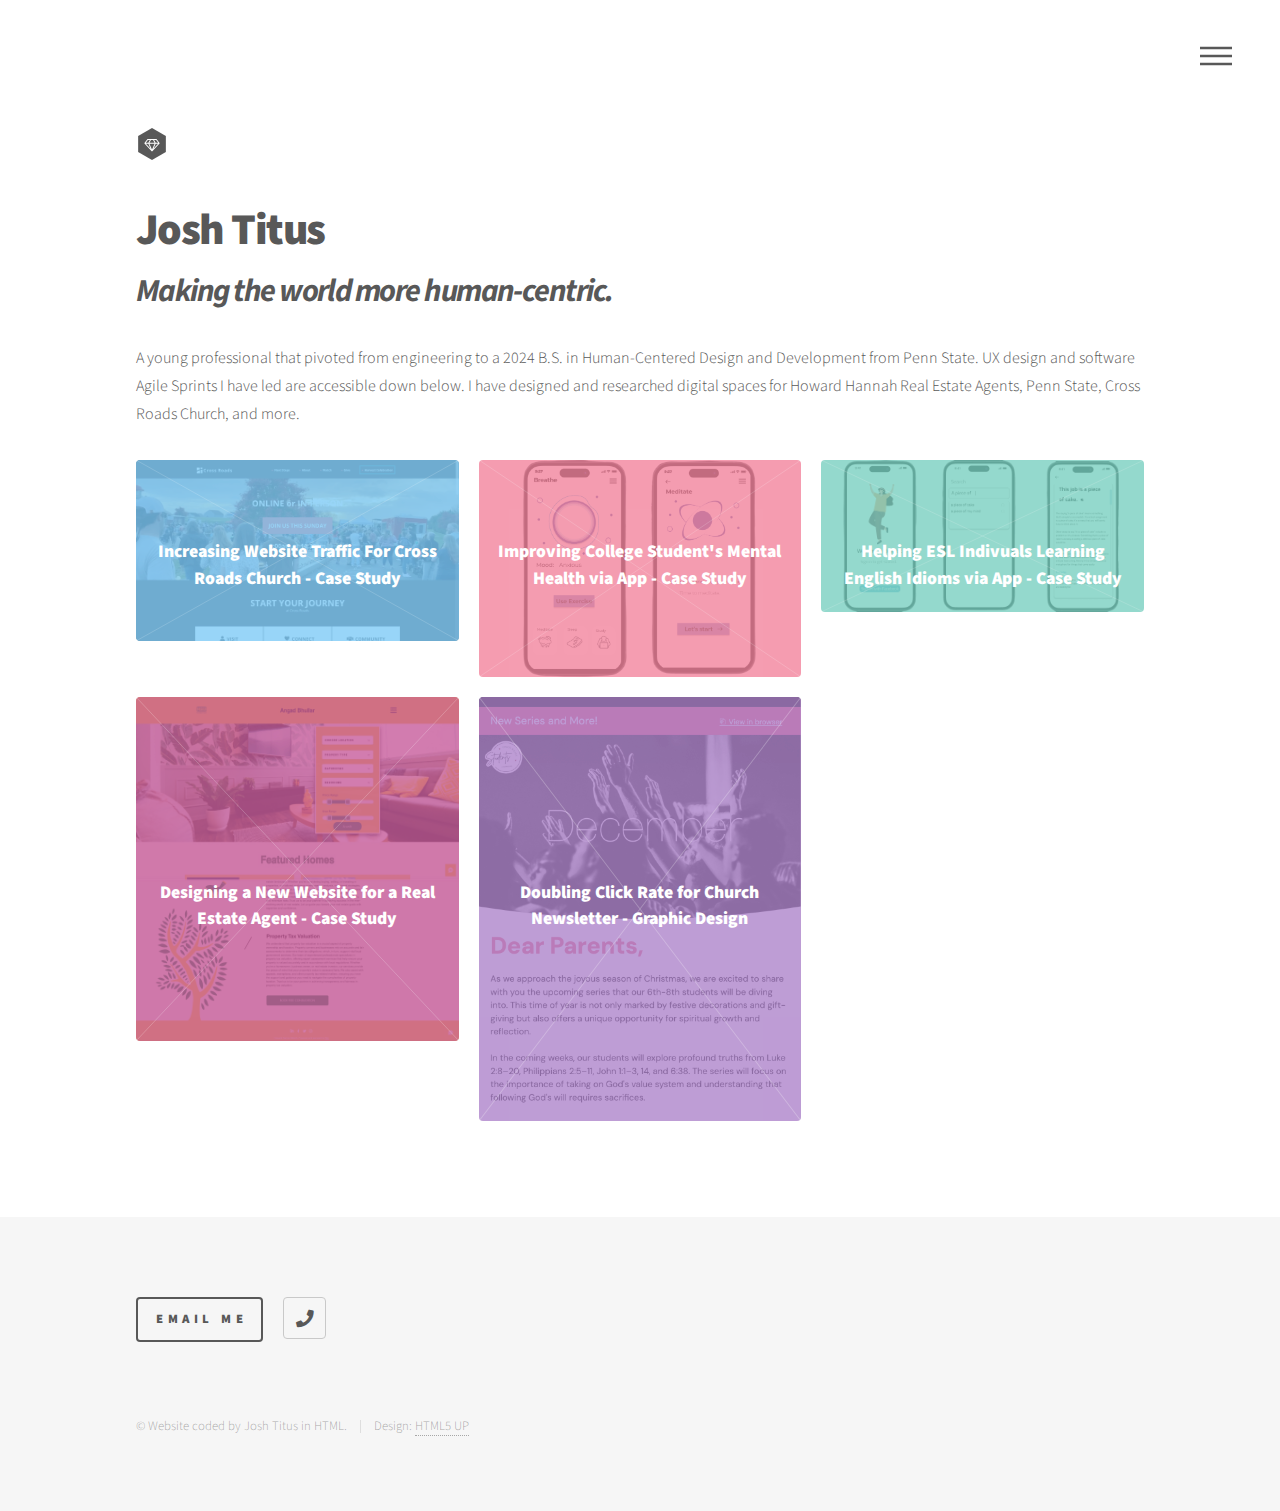
<file: index.html>
<!DOCTYPE HTML>
<!--
	Phantom by HTML5 UP
	html5up.net | @ajlkn
	Free for personal and commercial use under the CCA 3.0 license (html5up.net/license)
-->
<html>
	<head>
		<title>Josh Titus</title>
		<meta charset="utf-8" />
		<meta name="viewport" content="width=device-width, initial-scale=1, user-scalable=no" />
		<link rel="stylesheet" href="assets/css/main.css" />
		<noscript><link rel="stylesheet" href="assets/css/noscript.css" /></noscript>
	</head>
	<body class="is-preload">
		<!-- Wrapper -->
			<div id="wrapper">

				<!-- Header -->
					<header id="header">
						<div class="inner">

							<!-- Logo -->
								<a href="index.html" class="logo">
									<span class="symbol"><img src="images/logo.svg" alt="" /></span><span class="title"></span>
								</a>

							<!-- Nav -->
								<nav>
									<ul>
										<li><a href="#menu">Menu</a></li>
									</ul>
								</nav>

						</div>
					</header>

				<!-- Menu -->
					<nav id="menu">
						<h2>Menu</h2>
						<ul>
							<li><a href="index.html">Home</a></li>
							<li><a href="generic.html">Resume</a></li>
						    <li><a href="generic.html">My UX Testimony</a></li> 
						<!-- 	<li><a href="generic.html">Tempus etiam</a></li>  -->	
						<!-- 	<li><a href="generic.html">Tempus etiam</a></li>  -->	

						</ul>
					</nav>

				<!-- Main -->
					<div id="main">
						<div class="inner">
							<header>
								<h1> <b>Josh Titus</b><br />
									<font size="+3"><i>Making the world more human-centric.</i> </font>

 								<a href="http://html5up.net"></a></h1>
								<p>A young professional that pivoted from engineering to a 2024 B.S. in Human-Centered Design and Development from Penn State. UX design and software Agile Sprints I have led are accessible down below. I have designed and researched digital spaces for Howard Hannah Real Estate Agents, Penn State, Cross Roads Church, and more. </p>
								

									 
						<!--		<center><a href="https://crossroadsbic.com/"  class="button" target="_blank" rel="noreferrer noopener"><b>Resume</b></a> </center> -->	
	
								</p>
							</header>
							<section class="tiles">

								<article class="style2">
									<span class="image">
										<img src="images/Screenshot 2024-09-11 at 7.13.37 PM.png" alt="" />
									</span>
									<a href="Church.html">
										<h2>Increasing Website Traffic For Cross Roads Church - Case Study</h2>
										<div class="content">
											<p>Bringing longer session times, more returning visitors, and higher engagement levels to a church.</p>
										</div>
									</a>
								</article>

								<article class="style1">
									<span class="image">
										<img src="images/Meditate22.png" alt="" />
									</span>
									<a href="MentalHealth.html">
										<h2>Improving College Student's Mental Health via App - Case Study</h2>


										
										<div class="content">
											<p>	Creating a low-fidelity solution using group ideation techniques of user stories, affinity diagramming, hierarchical analysis, and more.
											</p>
										</div>
									</a>
								</article>
								<article class="style3">
									<span class="image">
										<img src="images/IDIOMATICTransparent(3).png" alt="" />
									</span>
									<a href="Idiomatic.html">
										<h2>Helping ESL Indivuals Learning English Idioms via App - Case Study</h2>
										<div class="content">
											<p>Wireframing, KJ Method, Contextual inquiries, and more. </p>
										</div>
									</a>
								</article>
						
								<article class="style4">
									<span class="image">
										<img src="images/Screenshot 2024-10-01 at 6.43.33 PM.png" alt="" />
									</span>
									<a href="RealEstate.html">
										<h2>Designing a New Website for a Real Estate Agent - Case Study</h2>
										<div class="content">
											<font size="+1">Designing a new website for a PA real estate agent, receiving positive testimonials. Requirements gathering, stakeholder interviews, burnout charts, and more.</font>
											

										</div>
									</a>
								</article>
								<article class="style5">
									<span class="image">
										<img src="images/Newstest5.png" alt="" />
									</span>
									<a href="GraphicDesign.html">
										<h2>Doubling Click Rate for Church Newsletter - Graphic Design</h2>
										<div class="content">
											<p>Doubling click-rate from 1.4% to 2.8%, receiving positive testimonials, and exciting church-members for events through my design.</p>
										</div>
									</a>
								</article>
					
						


							</section>
						</div>
					</div>

				<!-- Footer -->

					<footer id="footer">
						<div class="inner">
							
							<!-- <section>
								<h2>Contact Me</h2>
								<form method="post" action="#">
									<div class="fields">
										<div class="field half">
											<input type="text" name="name" id="name" placeholder="Name" />
										</div>
										<div class="field half">
											<input type="email" name="email" id="mailto:recipient@example.com" placeholder="Email" />
										</div>
										<div class="field">
											<textarea name="message" id="message" placeholder="Message"></textarea>
										</div>
									</div>
									<ul class="actions">
										<li><input type="submit" value="Send" class="primary" href="mailto:recipient@example.com"></li>
-->

										<center><a href="mailto:joshtitus505@gmail.com"  class="button" target="_blank" rel="noreferrer noopener"><b>Email Me</b></a> </center>


									</ul>
								</form>
							</section>
							<section>
								<ul class="icons">
						
									<li><a href="240-205-5701" class="icon solid style2 fa-phone"><span class="label">Phone</span></a></li>
	<!--							<li><a href="mailto:joshtitus505@gmail.com" class="icon solid style2 fa-envelope"><span class="label">Email</span></a></li> -->	
								</ul>
							</section>
							<ul class="copyright">
								<li>&copy; Website coded by Josh Titus in HTML.</li><li>Design: <a href="http://html5up.net">HTML5 UP</a></li>
							</ul>
						</div>
					</footer>

			</div>

		<!-- Scripts -->
			<script src="assets/js/jquery.min.js"></script>
			<script src="assets/js/browser.min.js"></script>
			<script src="assets/js/breakpoints.min.js"></script>
			<script src="assets/js/util.js"></script>
			<script src="assets/js/main.js"></script>

	</body>
</html>
</file>
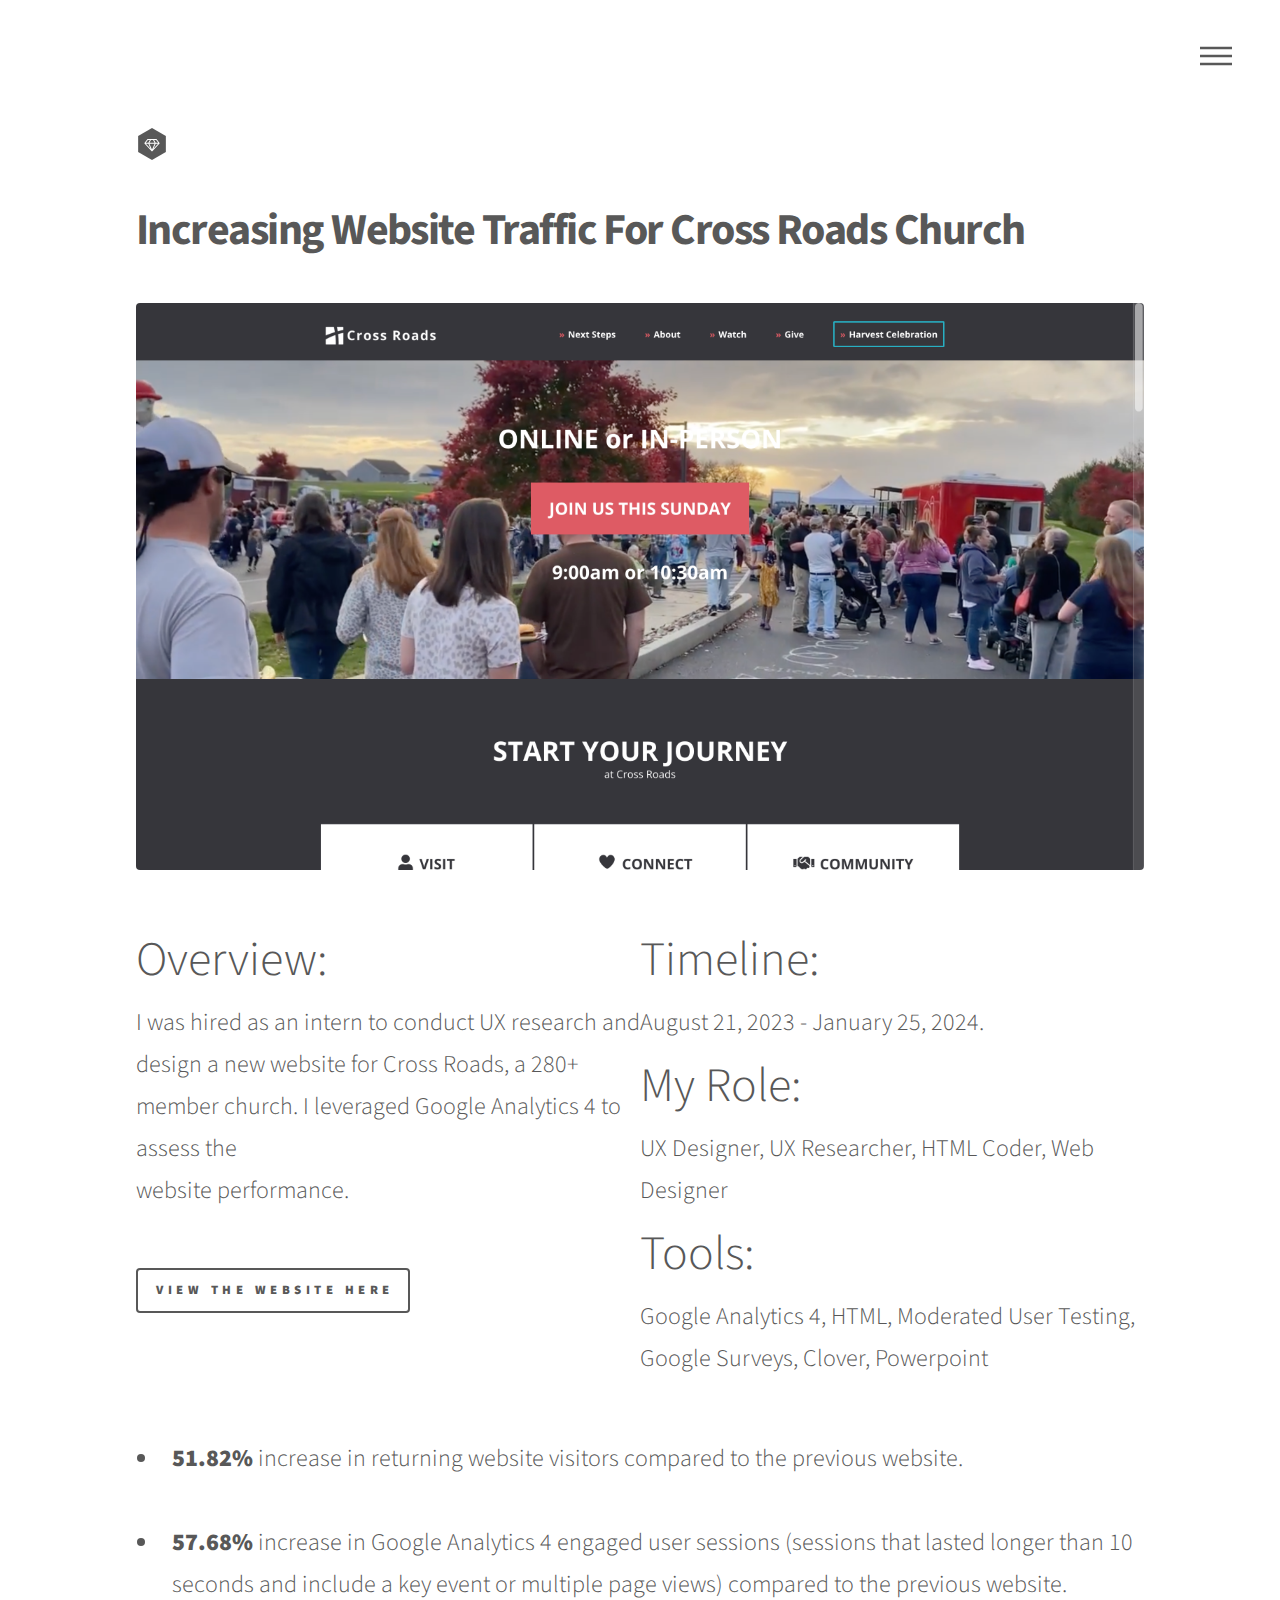
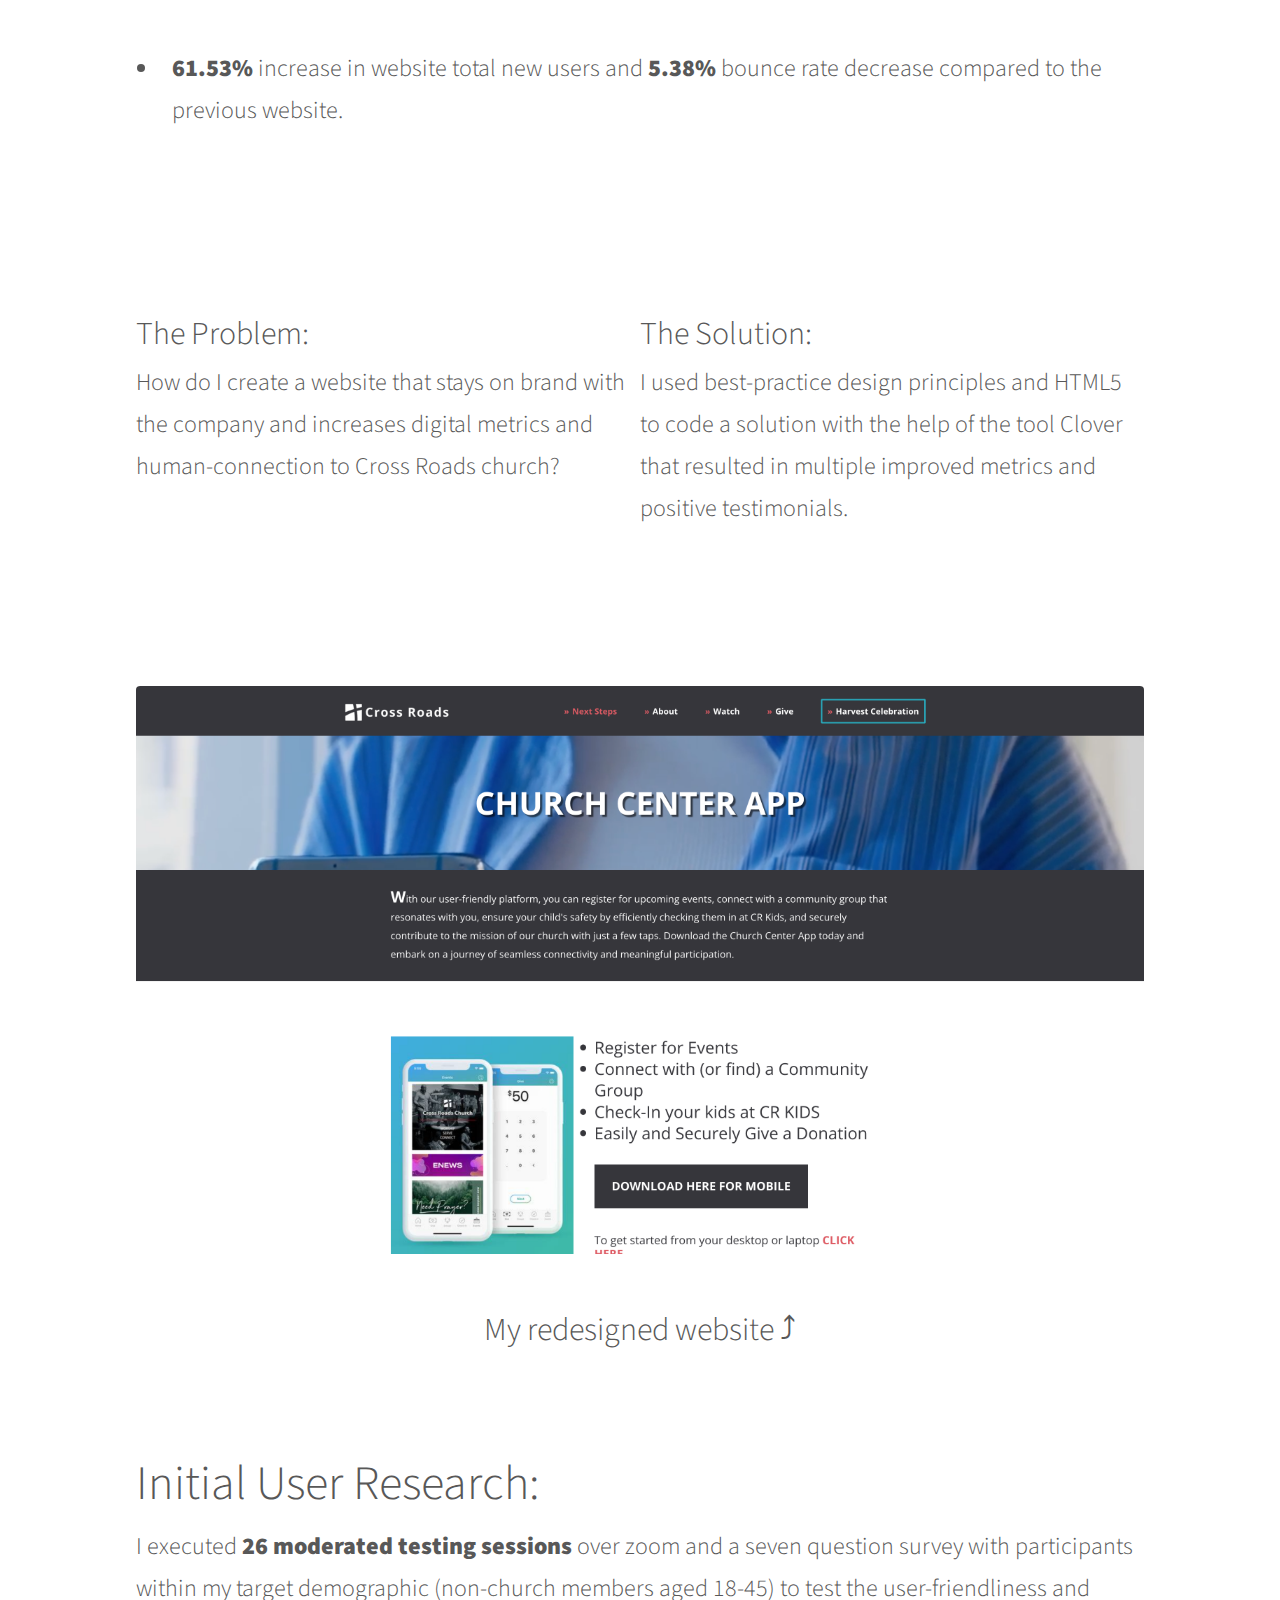
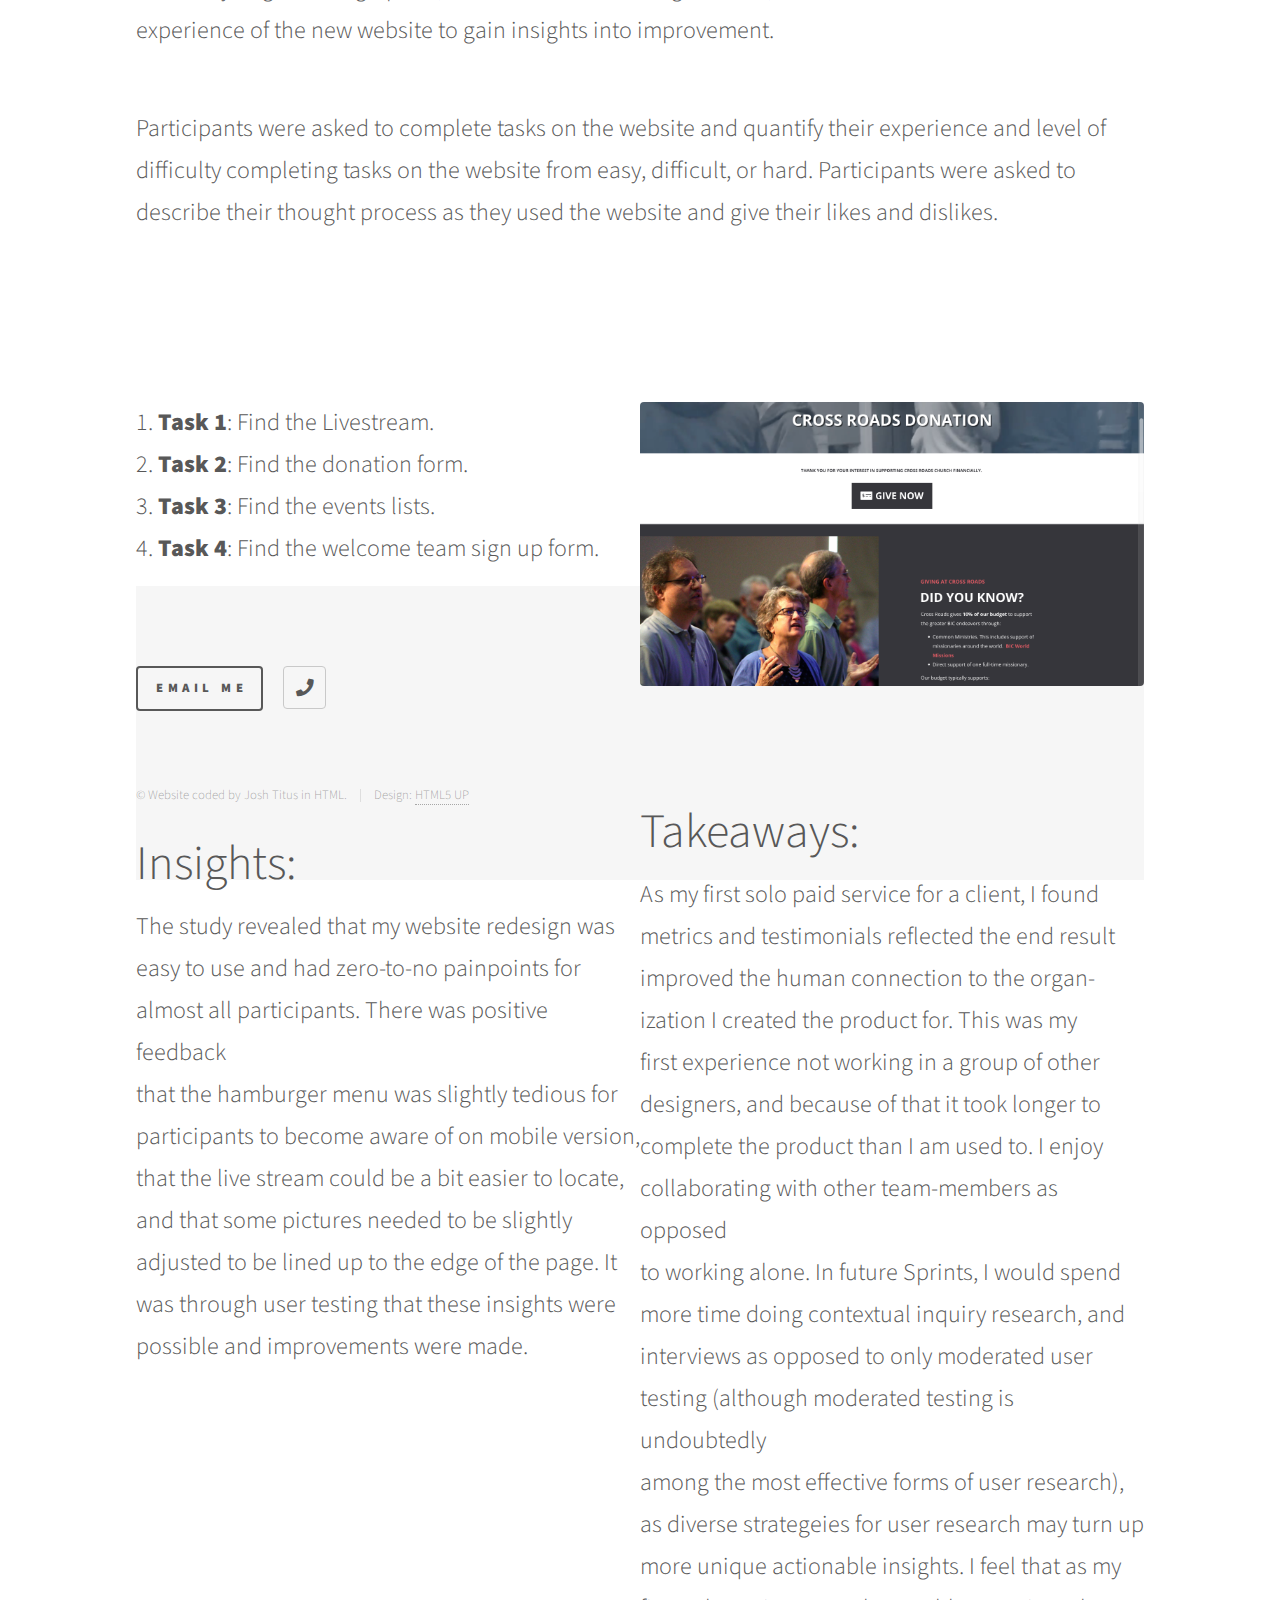
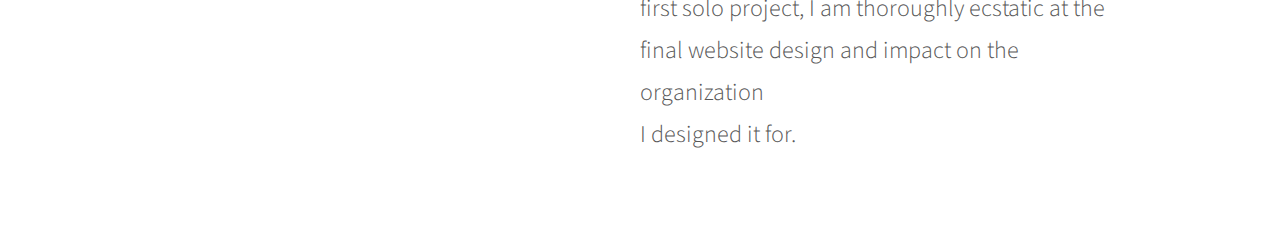
<file: Church.html>
<!DOCTYPE HTML>
<!--
	Phantom by HTML5 UP
	html5up.net | @ajlkn
	Free for personal and commercial use under the CCA 3.0 license (html5up.net/license)
-->
<html>
	<head>
		<title>Generic - Phantom by HTML5 UP</title>
		<meta charset="utf-8" />
		<meta name="viewport" content="width=device-width, initial-scale=1, user-scalable=no" />
		<link rel="stylesheet" href="assets/css/main.css" />
		<noscript><link rel="stylesheet" href="assets/css/noscript.css" /></noscript>
	</head>
	<body class="is-preload">
		<!-- Wrapper -->
			<div id="wrapper">

				<!-- Header -->
					<header id="header">
						<div class="inner">

							<!-- Logo -->
								<a href="index.html" class="logo">
									<span class="symbol"><img src="images/logo.svg" alt="" /></span><span class="title"></span>
								</a>

							<!-- Nav -->
								<nav>
									<ul>
										<li><a href="#menu">Menu</a></li>
									</ul>
								</nav>

						</div>
					</header>

				<!-- Menu -->
					<nav id="menu">
						<h2>Menu</h2>
						<ul>
							<li><a href="index.html">Home</a></li>
							<li><a href="generic.html">Ipsum veroeros</a></li>
							<li><a href="generic.html">Tempus etiam</a></li>
							<li><a href="generic.html">Consequat dolor</a></li>
							<li><a href="elements.html">Elements</a></li>
						</ul>
					</nav>

				<!-- Main -->
					<div id="main">
						<div class="inner">
							<h1>Increasing Website Traffic For Cross Roads Church</h1>
							<span class="image main"><img src="images/Screenshot 2024-09-11 at 7.13.37 PM.png" alt="" /></span>
						
						

							</p>

							<head></head>
							<body>
								<div style="width: 100%;">
									<div style="width: 50%; height: 100px; float: left; "> 
									 
									 <font size="+10">Overview:</font>
									 <br>
									 <font size="+2">I was hired as an intern to conduct UX research and <br> design a new website for Cross Roads, a 280+ member church. I leveraged Google Analytics 4 to assess the <BR> website performance.</font>
									 <br>
									 <br>
							<br>
						
						

									 <ul class="actions stacked">
								 <li><a href="https://crossroadsbic.com/"  class="button" target="_blank" rel="noreferrer noopener"><b>View the Website Here</b></a></li>
							</ul>
									 
									 <br>
									 <br>
								
									
									
									


									</div>
									<div style="margin-left: 50%; height: 100px; "> 
									 <span style="float:right;">
										 
										
										
										 <font size="+8">Timeline:</font>
										 <br>
										 <font size="+2">August 21, 2023 - January 25, 2024.</font>
										 <br>
										 <font size="+8">My Role:</font>
										 <br>
										 <font size="+2">UX Designer, UX Researcher, HTML Coder, Web Designer</font>
										 <br>
										 <font size="+8">Tools: </font>
										 <br>
										 <font size="+2">Google Analytics 4, HTML, Moderated User Testing, Google Surveys, Clover, Powerpoint </font>

											


 
 
									 </span>
									</div>
								</div>
							 </body>
							 <br>
							<br>
							<br>
							
							<br>
							<br>
							<br>
							<br>
							<br>
							<br>
							<br>
							
							<br>
							<br>
							<br>
							<br>
							<br>
							<font size="+2">

								<ul>
									<li><b>51.82%</b> increase in returning website visitors compared to the previous website.</li>
									<br>
								
									<li><b>57.68%</b> increase in Google Analytics 4 engaged user sessions (sessions that lasted longer than 10 seconds and include a key event or multiple page views) compared to the previous website.</li>
									<br>

									<li><b>61.53%</b> increase in website total new users and <b>5.38%</b> bounce rate decrease compared to the previous website.</li>
								
									
									  

								  </ul>

</font>
					

<body>


	<br>
	<br>
	<br>
	<br>

								<div style="width: 100%;">
									<div style="width: 50%; height: 100px; float: left; "> 
									 
									
									 <font size="+3">The Problem:</font>
									 <br>
									 <font size="+2">How do I create a website that stays on brand with the company and increases digital metrics and human-connection to Cross Roads church? </font>
									
									


									</div>
									<div style="margin-left: 50%; height: 100px; "> 
									 <span style="float:right;">
										 
										
										 <font size="+3">The Solution:</font>
									<br>
									<font size="+2">I used best-practice design principles and HTML5 to code a solution with the help of the tool Clover that resulted in multiple improved metrics and positive testimonials.<br>   </font>

 
							

 
									 </span>
									</div>
								</div>
							 </body>
							 <br>
							 <br>
							 <br>
							 <br>
							 <br>
							 <br>
							 <br>
							 <br>
							
							 <br>
							 <br>
							 <body>

								<span class="image main"><img src="images/Screenshot 2024-09-14 at 11.23.02 AM.png" alt="" /></span>
		
<center>	<font size="+3"   align="right">My redesigned website ⤴</font>  </center>

										

							 </body>

							 <br>
							 <br>
							 <br>

						

							

							 <font size="+5">Initial User Research:</font>
									<br>
									<font size="+2">I executed <b>26 moderated testing sessions</b> over zoom and a seven question survey with participants within my target demographic (non-church members aged 18-45) to test the user-friendliness and experience of the new website to gain insights into improvement.  </font>
										<br>
										<br>
										<br>
																			
										<font size="+2">Participants were asked to complete tasks on the website and quantify their experience and level of difficulty completing tasks on the website from easy, difficult, or hard. Participants were asked to describe their thought process as they used the website and give their likes and dislikes. </font>
										<br>
										<br>
										<br>
																					<br>
																					<br>
																					<br>
																					<br>

										<body>


										
										
																		<div style="width: 100%;">
																			<div style="width: 50%; height: 100px; float: left; "> 
																			 
																			
																				<font size="+2">1. <b>Task 1</b>: Find the Livestream.
																					<br>
																					2. <b>Task 2</b>: Find the donation form.
																					<br>
																					3. <b>Task 3</b>: Find the events lists.
																					<br>
																					4. <b>Task 4</b>: Find the welcome team sign up form.</font>
																					<br>
																					<br>
																					<br>
																					<br>
																					<br>
																					<br>
																					<br>
																					<br>
																					<br>
																					<br>

																					<font size="+7">Insights:</font>
																				<br>
																				<font size="+2">The study revealed that my website redesign was <br> 
																					easy to use and had zero-to-no painpoints for <br>
																					 almost all participants. There was positive feedback <br>
																					 that the hamburger menu was slightly tedious for participants to become aware of on mobile version,
																					 <br> that the live stream could be a bit easier to locate,
																					 <br> and that some pictures needed to be slightly <br>adjusted 
																					 to be lined up to the edge of the page. It <br>was through user testing that these insights were <br>possible and improvements were made.
																					 </font>
																					 <br>
																					 <br>
																					 <br>
																					 <br>
																					 <br>
																					 <br>
																					 <br>
																					 <br>
																					 <br>
																					

																					



										
																			</div>
																			<div style="margin-left: 50%; height: 100px; "> 
																			 <span style="float:right;">
																				 
																				
																				<span class="image main"><img src="images/Screenshot 2024-09-14 at 11.30.07 AM.png" alt="" /></span>
																				<br>
																				<br>
										 
																				<font size="+7">Takeaways:</font>
																				<br>
																				<font size="+2"> As my first solo paid service for a client, I found <br>
																					 metrics and testimonials reflected the end result <br>
																					  improved the human connection to the organ-<br>ization I created the product for. This
																					  was my <br>first experience not working in a group of other <br> designers, and because of that it took longer to <br>
																					  complete the product than I am used to. I enjoy collaborating with other team-members as opposed <br>
																					  to working alone. In future Sprints, I would spend <br>more
																					  time doing contextual inquiry research, and <br>
																					  interviews as opposed to only moderated user 
																					  <br>testing (although moderated testing is undoubtedly
																					  <br>among the most effective forms of user research),
																					  <br> as diverse strategeies for user research may turn up 
																					  <br>more unique actionable insights. I feel that as my 
																					  <br>first solo project, I am thoroughly ecstatic at the 
																					  <br>final website design and impact on the organization<br> I designed it for.
																					
																					 </font>

																					 <br>
																					 <br>
																					 <br>
																					 <br>
																					
										 
																			 </span>
																				
																			</div>
																		</div>



																	

										<br>
										<br>
										<br>


									<!-- Footer -->

					<footer id="footer">
						<div class="inner">
							
							<!-- <section>
								<h2>Contact Me</h2>
								<form method="post" action="#">
									<div class="fields">
										<div class="field half">
											<input type="text" name="name" id="name" placeholder="Name" />
										</div>
										<div class="field half">
											<input type="email" name="email" id="mailto:recipient@example.com" placeholder="Email" />
										</div>
										<div class="field">
											<textarea name="message" id="message" placeholder="Message"></textarea>
										</div>
									</div>
									<ul class="actions">
										<li><input type="submit" value="Send" class="primary" href="mailto:recipient@example.com"></li>
-->

										<center><a href="mailto:joshtitus505@gmail.com"  class="button" target="_blank" rel="noreferrer noopener"><b>Email Me</b></a> </center>


									</ul>
								</form>
							</section>
							<section>
								<ul class="icons">
						
									<li><a href="240-205-5701" class="icon solid style2 fa-phone"><span class="label">Phone</span></a></li>
	<!--							<li><a href="mailto:joshtitus505@gmail.com" class="icon solid style2 fa-envelope"><span class="label">Email</span></a></li> -->	
								</ul>
							</section>
							<ul class="copyright">
								<li>&copy; Website coded by Josh Titus in HTML.</li><li>Design: <a href="http://html5up.net">HTML5 UP</a></li>
							</ul>
						</div>
					</footer>
	
										</div>






				

			</div>
		<!-- Scripts -->
			<script src="assets/js/jquery.min.js"></script>
			<script src="assets/js/browser.min.js"></script>
			<script src="assets/js/breakpoints.min.js"></script>
			<script src="assets/js/util.js"></script>
			<script src="assets/js/main.js"></script>

	</body>
</html>
</file>
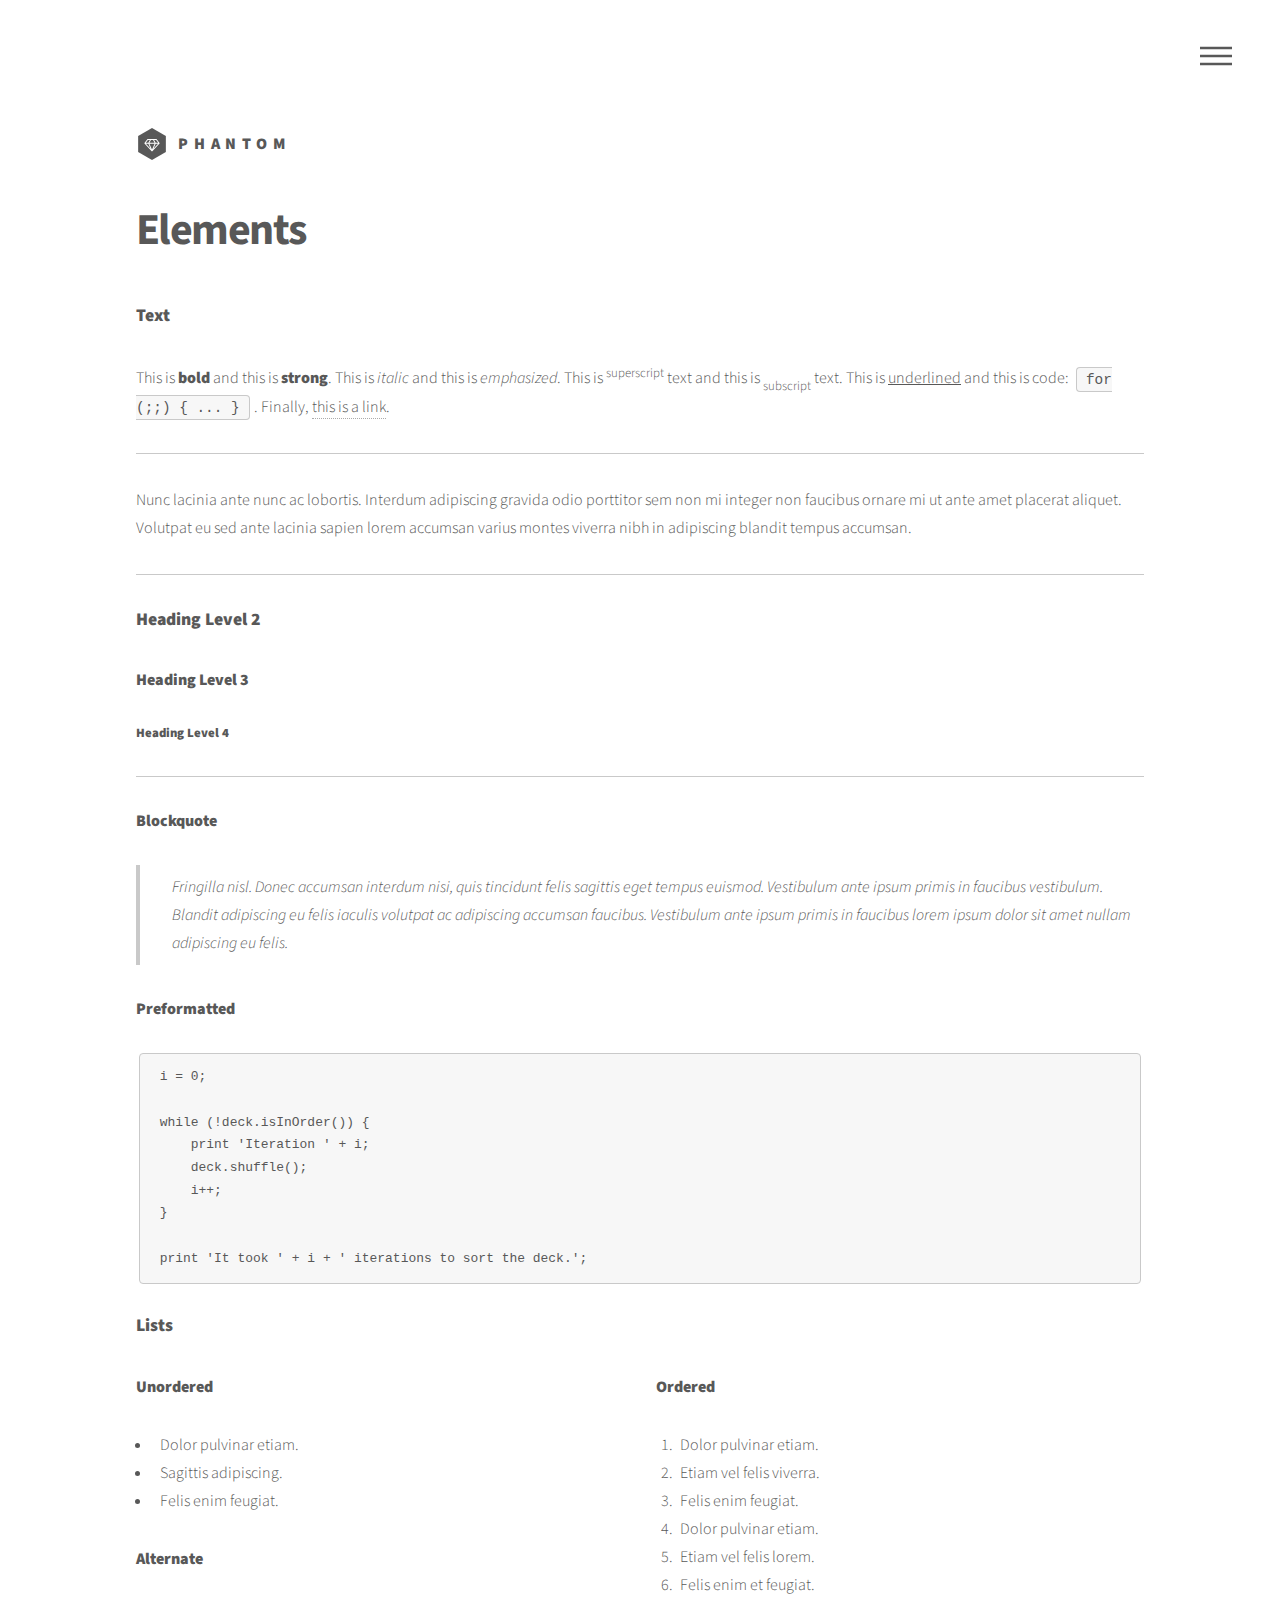
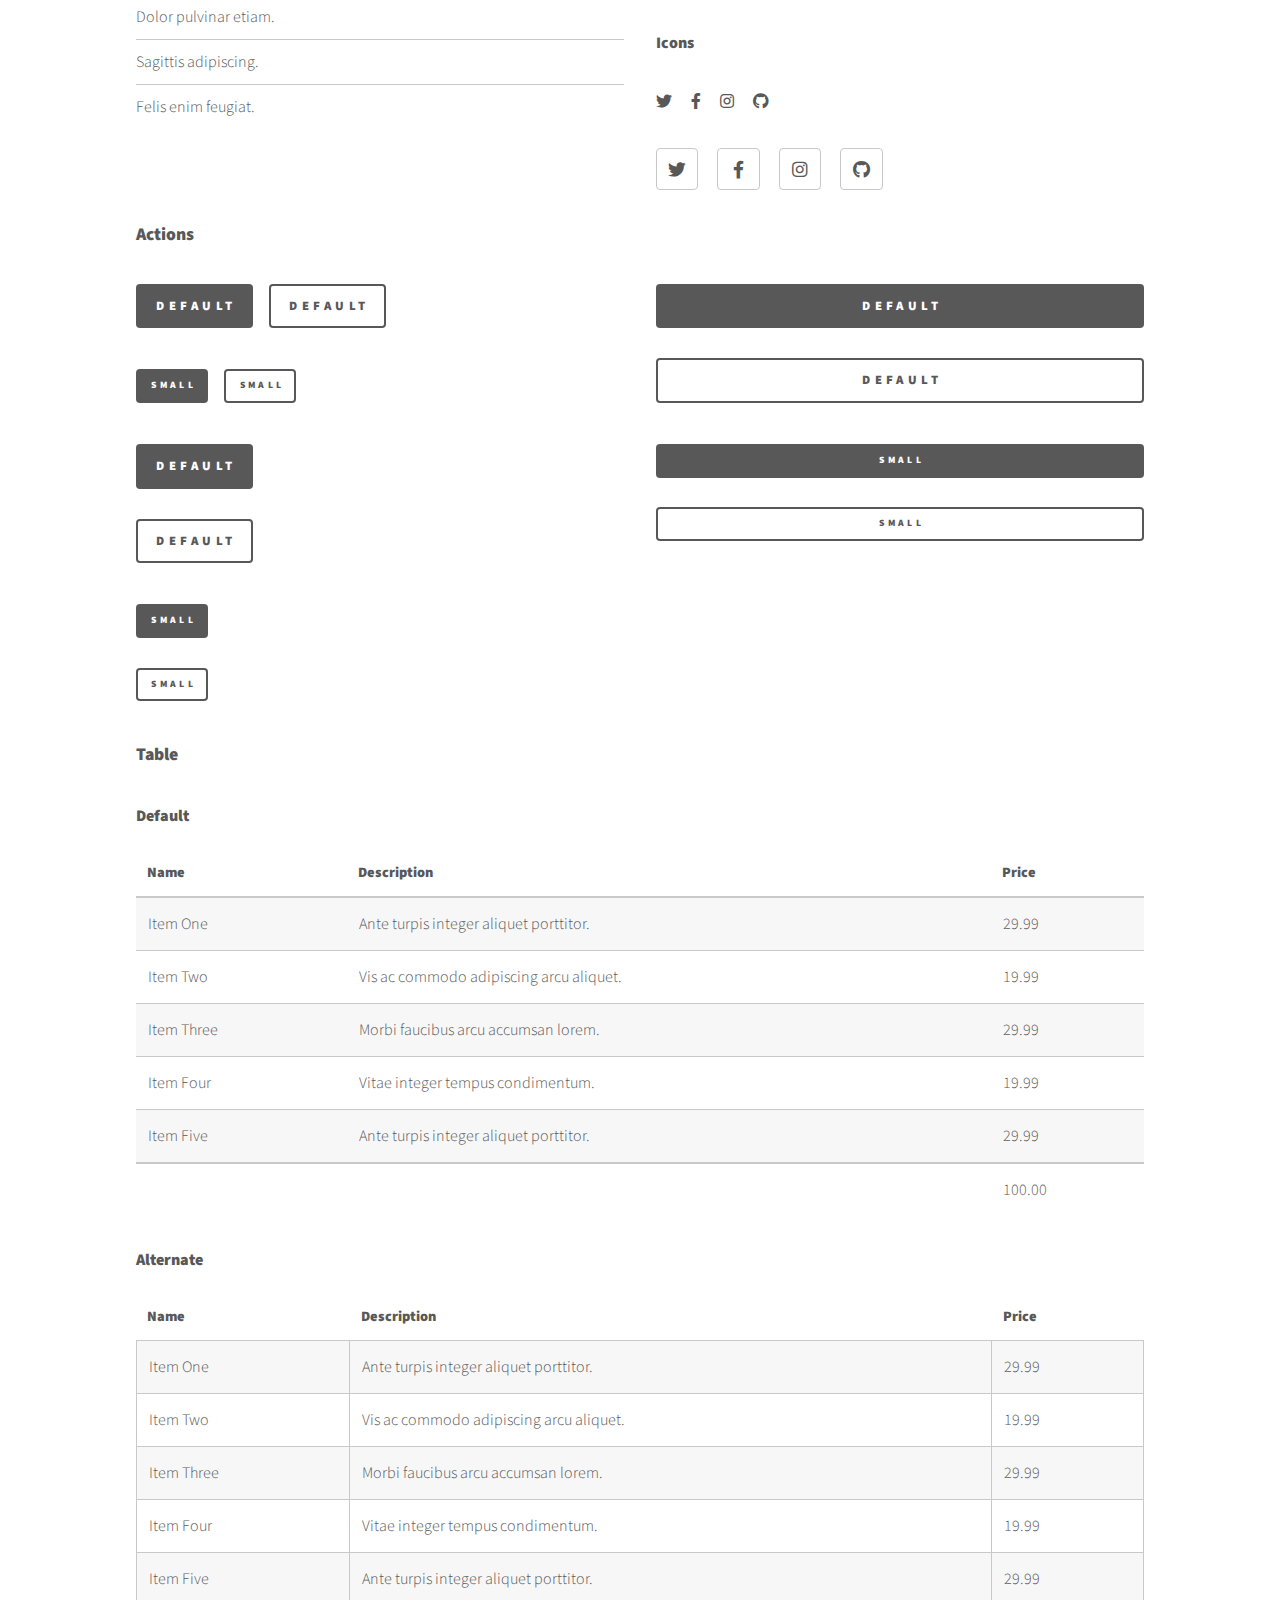
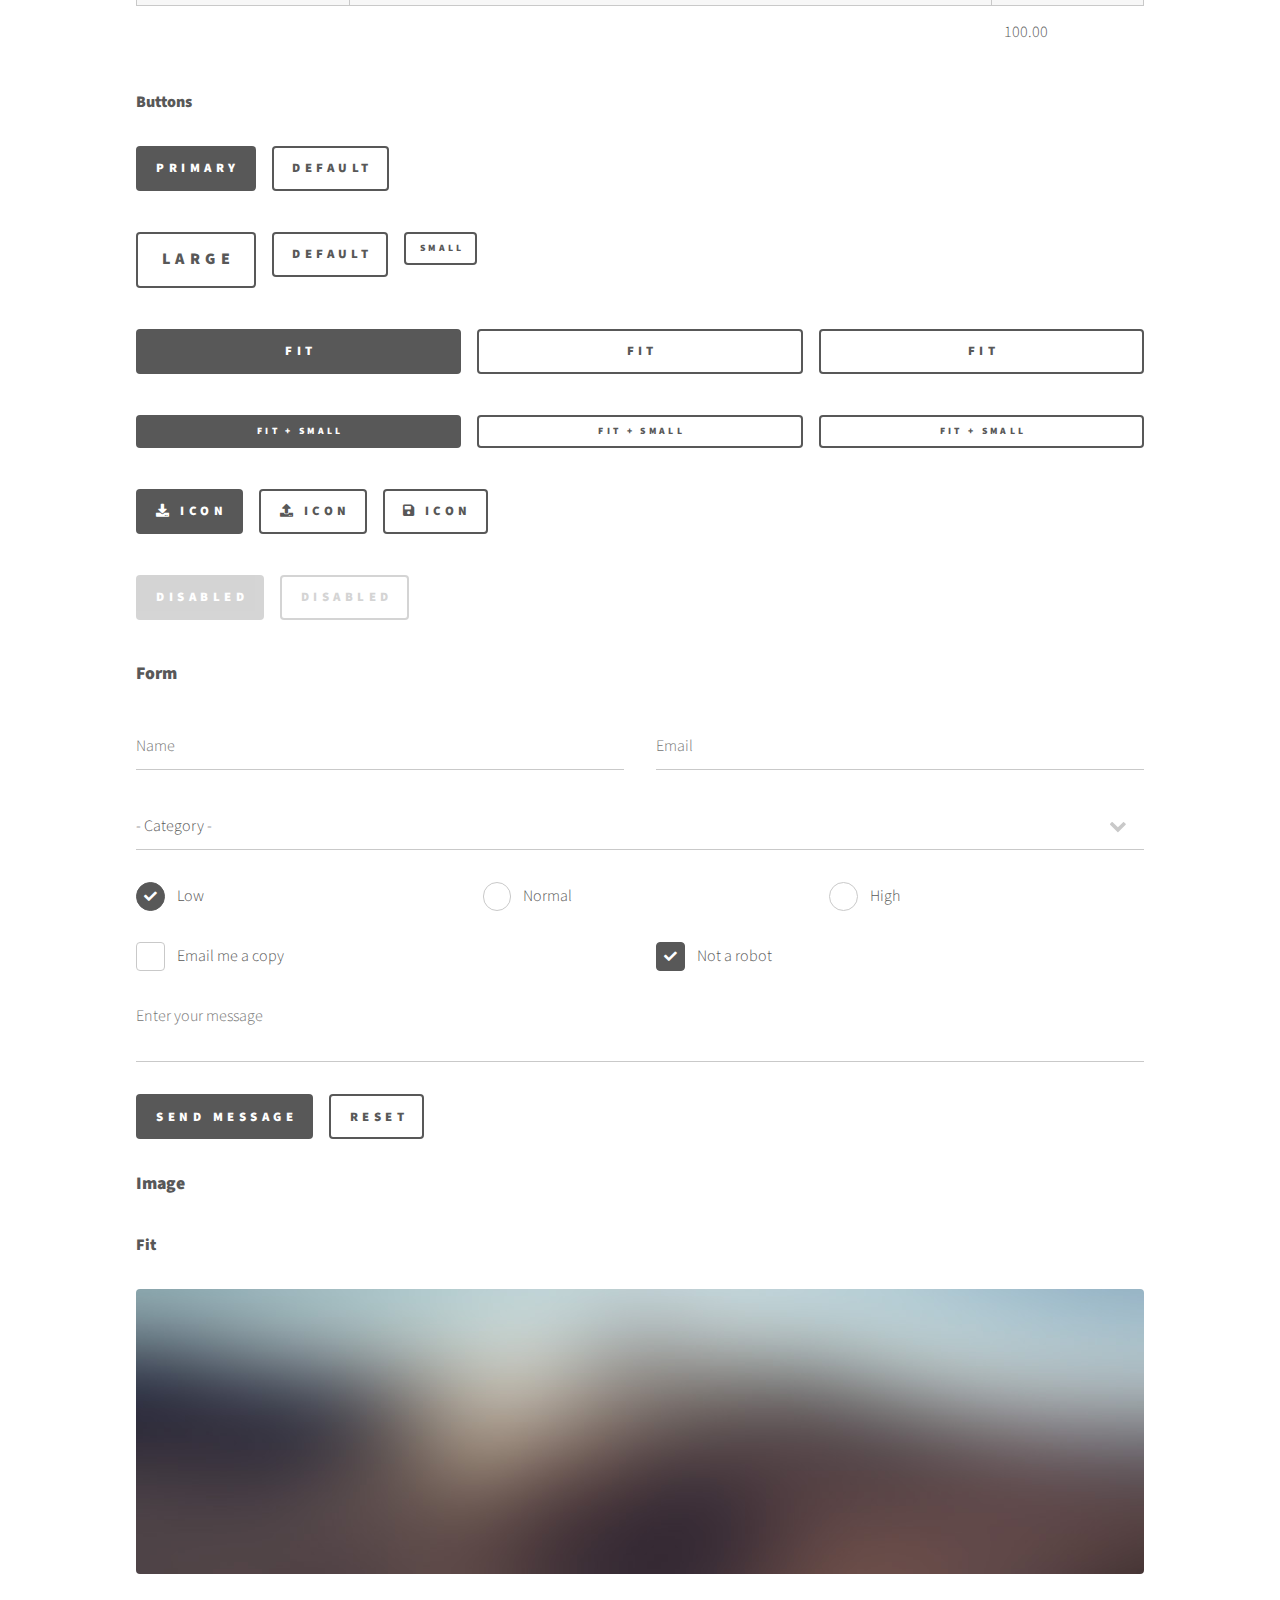
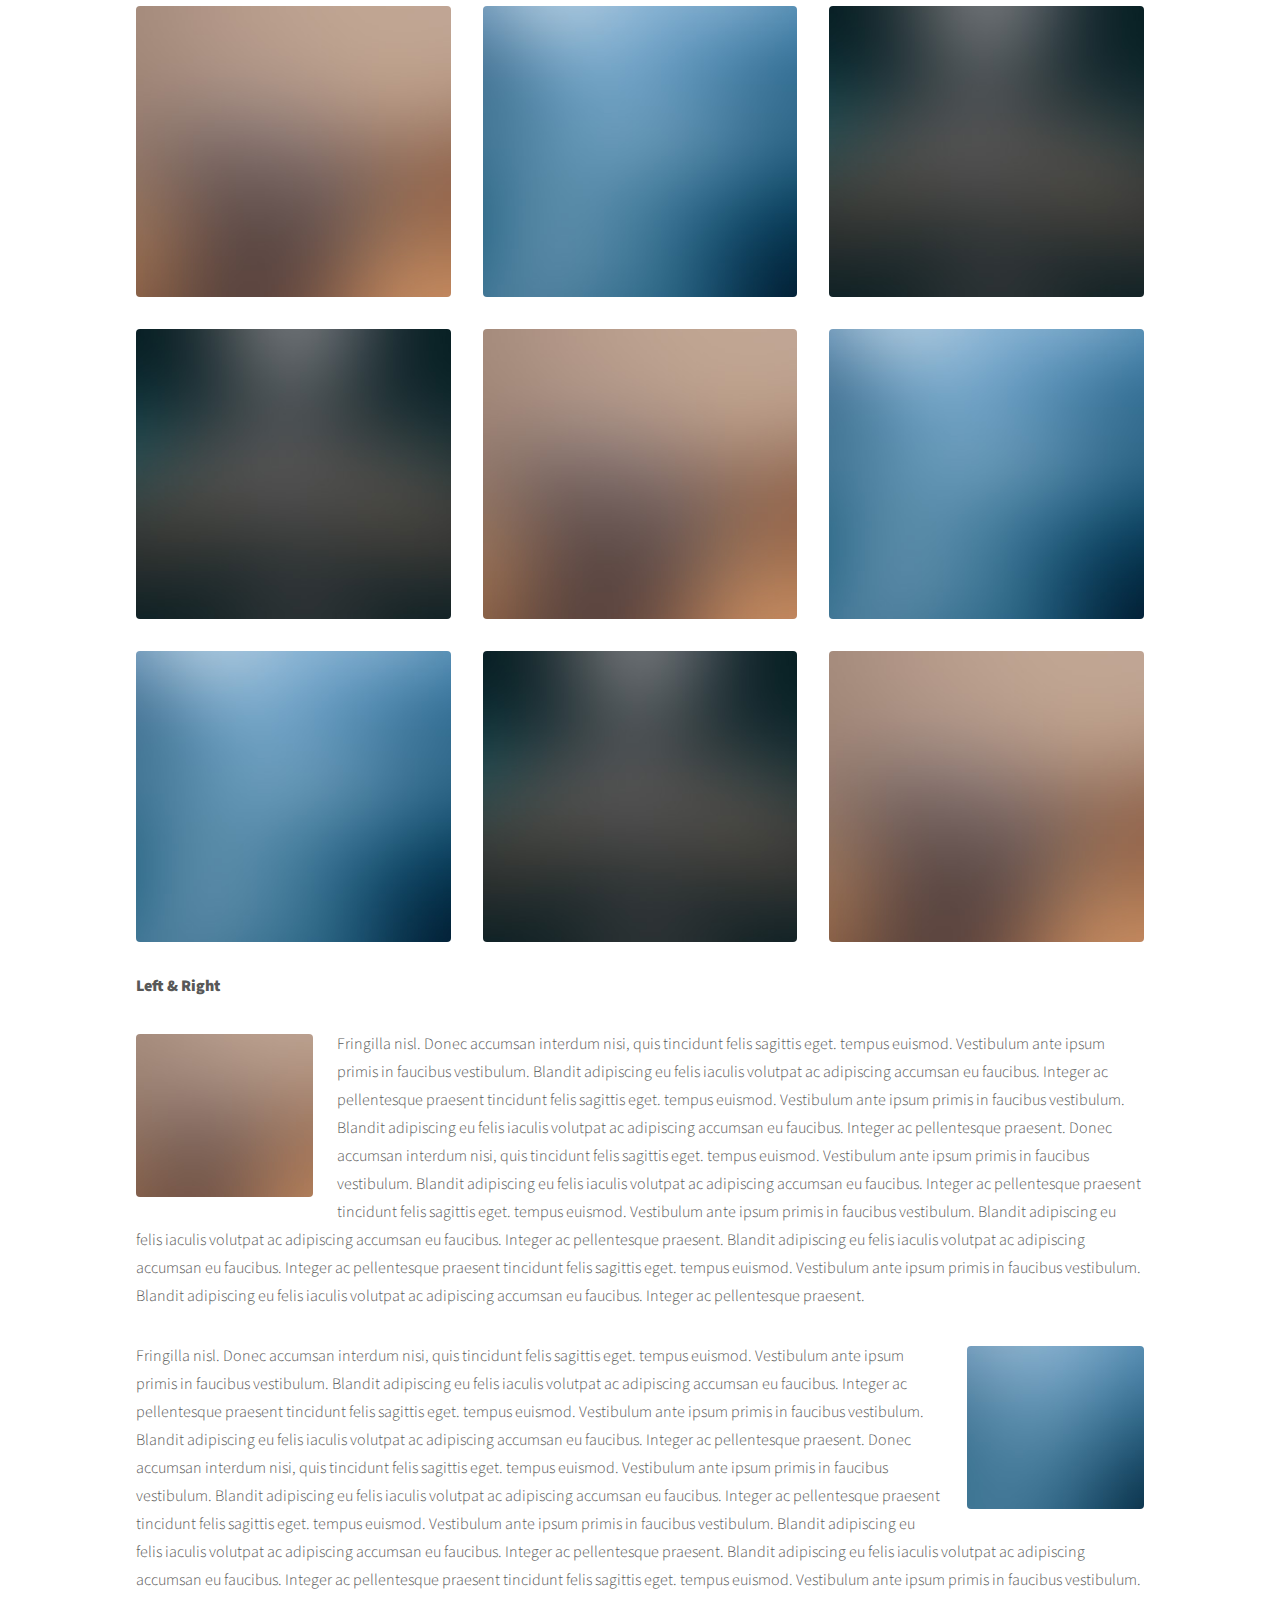
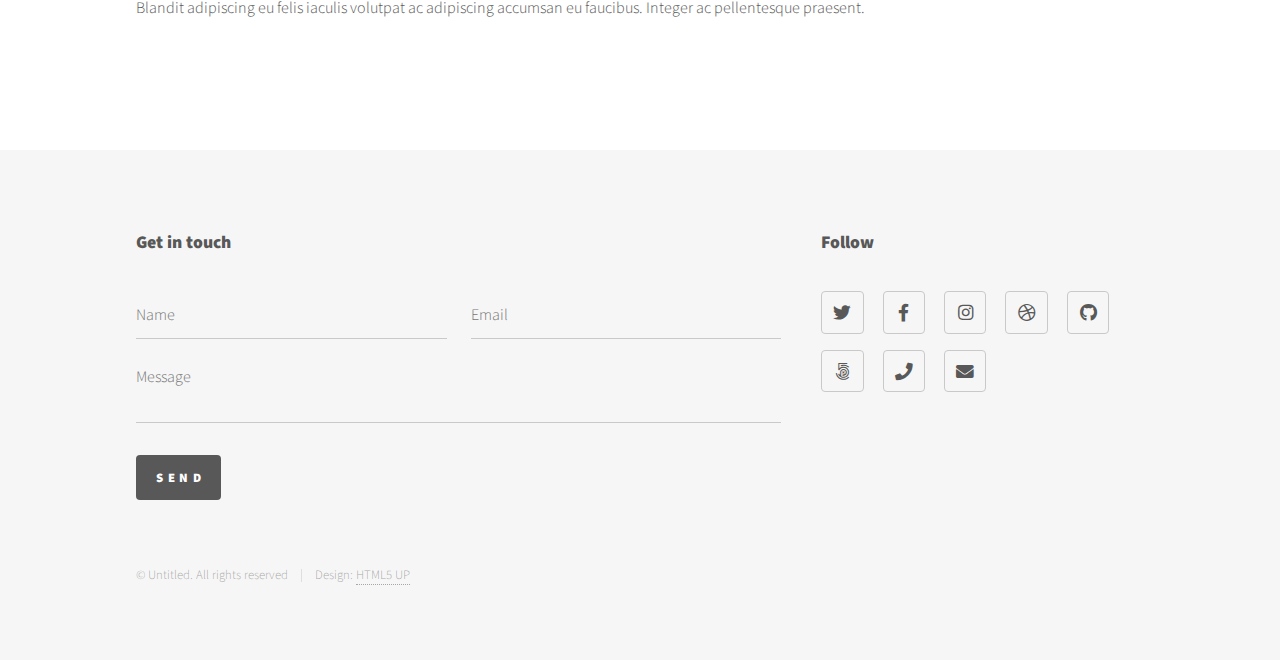
<file: elements.html>
<!DOCTYPE HTML>
<!--
	Phantom by HTML5 UP
	html5up.net | @ajlkn
	Free for personal and commercial use under the CCA 3.0 license (html5up.net/license)
-->
<html>
	<head>
		<title>Elements - Phantom by HTML5 UP</title>
		<meta charset="utf-8" />
		<meta name="viewport" content="width=device-width, initial-scale=1, user-scalable=no" />
		<link rel="stylesheet" href="assets/css/main.css" />
		<noscript><link rel="stylesheet" href="assets/css/noscript.css" /></noscript>
	</head>
	<body class="is-preload">
		<!-- Wrapper -->
			<div id="wrapper">

				<!-- Header -->
					<header id="header">
						<div class="inner">

							<!-- Logo -->
								<a href="index.html" class="logo">
									<span class="symbol"><img src="images/logo.svg" alt="" /></span><span class="title">Phantom</span>
								</a>

							<!-- Nav -->
								<nav>
									<ul>
										<li><a href="#menu">Menu</a></li>
									</ul>
								</nav>

						</div>
					</header>

				<!-- Menu -->
					<nav id="menu">
						<h2>Menu</h2>
						<ul>
							<li><a href="index.html">Home</a></li>
							<li><a href="generic.html">Ipsum veroeros</a></li>
							<li><a href="generic.html">Tempus etiam</a></li>
							<li><a href="generic.html">Consequat dolor</a></li>
							<li><a href="elements.html">Elements</a></li>
						</ul>
					</nav>

				<!-- Main -->
					<div id="main">
						<div class="inner">
							<h1>Elements</h1>

							<!-- Text -->
								<section>
									<h2>Text</h2>
									<p>This is <b>bold</b> and this is <strong>strong</strong>. This is <i>italic</i> and this is <em>emphasized</em>.
									This is <sup>superscript</sup> text and this is <sub>subscript</sub> text.
									This is <u>underlined</u> and this is code: <code>for (;;) { ... }</code>. Finally, <a href="#">this is a link</a>.</p>
									<hr />
									<p>Nunc lacinia ante nunc ac lobortis. Interdum adipiscing gravida odio porttitor sem non mi integer non faucibus ornare mi ut ante amet placerat aliquet. Volutpat eu sed ante lacinia sapien lorem accumsan varius montes viverra nibh in adipiscing blandit tempus accumsan.</p>
									<hr />
									<h2>Heading Level 2</h2>
									<h3>Heading Level 3</h3>
									<h4>Heading Level 4</h4>
									<hr />
									<h3>Blockquote</h3>
									<blockquote>Fringilla nisl. Donec accumsan interdum nisi, quis tincidunt felis sagittis eget tempus euismod. Vestibulum ante ipsum primis in faucibus vestibulum. Blandit adipiscing eu felis iaculis volutpat ac adipiscing accumsan faucibus. Vestibulum ante ipsum primis in faucibus lorem ipsum dolor sit amet nullam adipiscing eu felis.</blockquote>
									<h3>Preformatted</h3>
									<pre><code>i = 0;

while (!deck.isInOrder()) {
    print 'Iteration ' + i;
    deck.shuffle();
    i++;
}

print 'It took ' + i + ' iterations to sort the deck.';</code></pre>
								</section>

							<!-- Lists -->
								<section>
									<h2>Lists</h2>
									<div class="row">
										<div class="col-6 col-12-medium">
											<h3>Unordered</h3>
											<ul>
												<li>Dolor pulvinar etiam.</li>
												<li>Sagittis adipiscing.</li>
												<li>Felis enim feugiat.</li>
											</ul>
											<h3>Alternate</h3>
											<ul class="alt">
												<li>Dolor pulvinar etiam.</li>
												<li>Sagittis adipiscing.</li>
												<li>Felis enim feugiat.</li>
											</ul>
										</div>
										<div class="col-6 col-12-medium">
											<h3>Ordered</h3>
											<ol>
												<li>Dolor pulvinar etiam.</li>
												<li>Etiam vel felis viverra.</li>
												<li>Felis enim feugiat.</li>
												<li>Dolor pulvinar etiam.</li>
												<li>Etiam vel felis lorem.</li>
												<li>Felis enim et feugiat.</li>
											</ol>
											<h3>Icons</h3>
											<ul class="icons">
												<li><a href="#" class="icon brands style1 fa-twitter"><span class="label">Twitter</span></a></li>
												<li><a href="#" class="icon brands style1 fa-facebook-f"><span class="label">Facebook</span></a></li>
												<li><a href="#" class="icon brands style1 fa-instagram"><span class="label">Instagram</span></a></li>
												<li><a href="#" class="icon brands style1 fa-github"><span class="label">Github</span></a></li>
											</ul>
											<ul class="icons">
												<li><a href="#" class="icon brands style2 fa-twitter"><span class="label">Twitter</span></a></li>
												<li><a href="#" class="icon brands style2 fa-facebook-f"><span class="label">Facebook</span></a></li>
												<li><a href="#" class="icon brands style2 fa-instagram"><span class="label">Instagram</span></a></li>
												<li><a href="#" class="icon brands style2 fa-github"><span class="label">Github</span></a></li>
											</ul>
										</div>
									</div>
									<h2>Actions</h2>
									<div class="row">
										<div class="col-6 col-12-medium">
											<ul class="actions">
												<li><a href="#" class="button primary">Default</a></li>
												<li><a href="#" class="button">Default</a></li>
											</ul>
											<ul class="actions small">
												<li><a href="#" class="button primary small">Small</a></li>
												<li><a href="#" class="button small">Small</a></li>
											</ul>
											<ul class="actions stacked">
												<li><a href="#" class="button primary">Default</a></li>
												<li><a href="#" class="button">Default</a></li>
											</ul>
											<ul class="actions stacked">
												<li><a href="#" class="button primary small">Small</a></li>
												<li><a href="#" class="button small">Small</a></li>
											</ul>
										</div>
										<div class="col-6 col-12-medium">
											<ul class="actions stacked">
												<li><a href="#" class="button primary fit">Default</a></li>
												<li><a href="#" class="button fit">Default</a></li>
											</ul>
											<ul class="actions stacked">
												<li><a href="#" class="button primary small fit">Small</a></li>
												<li><a href="#" class="button small fit">Small</a></li>
											</ul>
										</div>
									</div>
								</section>

							<!-- Table -->
								<section>
									<h2>Table</h2>
									<h3>Default</h3>
									<div class="table-wrapper">
										<table>
											<thead>
												<tr>
													<th>Name</th>
													<th>Description</th>
													<th>Price</th>
												</tr>
											</thead>
											<tbody>
												<tr>
													<td>Item One</td>
													<td>Ante turpis integer aliquet porttitor.</td>
													<td>29.99</td>
												</tr>
												<tr>
													<td>Item Two</td>
													<td>Vis ac commodo adipiscing arcu aliquet.</td>
													<td>19.99</td>
												</tr>
												<tr>
													<td>Item Three</td>
													<td> Morbi faucibus arcu accumsan lorem.</td>
													<td>29.99</td>
												</tr>
												<tr>
													<td>Item Four</td>
													<td>Vitae integer tempus condimentum.</td>
													<td>19.99</td>
												</tr>
												<tr>
													<td>Item Five</td>
													<td>Ante turpis integer aliquet porttitor.</td>
													<td>29.99</td>
												</tr>
											</tbody>
											<tfoot>
												<tr>
													<td colspan="2"></td>
													<td>100.00</td>
												</tr>
											</tfoot>
										</table>
									</div>

									<h3>Alternate</h3>
									<div class="table-wrapper">
										<table class="alt">
											<thead>
												<tr>
													<th>Name</th>
													<th>Description</th>
													<th>Price</th>
												</tr>
											</thead>
											<tbody>
												<tr>
													<td>Item One</td>
													<td>Ante turpis integer aliquet porttitor.</td>
													<td>29.99</td>
												</tr>
												<tr>
													<td>Item Two</td>
													<td>Vis ac commodo adipiscing arcu aliquet.</td>
													<td>19.99</td>
												</tr>
												<tr>
													<td>Item Three</td>
													<td> Morbi faucibus arcu accumsan lorem.</td>
													<td>29.99</td>
												</tr>
												<tr>
													<td>Item Four</td>
													<td>Vitae integer tempus condimentum.</td>
													<td>19.99</td>
												</tr>
												<tr>
													<td>Item Five</td>
													<td>Ante turpis integer aliquet porttitor.</td>
													<td>29.99</td>
												</tr>
											</tbody>
											<tfoot>
												<tr>
													<td colspan="2"></td>
													<td>100.00</td>
												</tr>
											</tfoot>
										</table>
									</div>
								</section>

							<!-- Buttons -->
								<section>
									<h3>Buttons</h3>
									<ul class="actions">
										<li><a href="#" class="button primary">Primary</a></li>
										<li><a href="#" class="button">Default</a></li>
									</ul>
									<ul class="actions">
										<li><a href="#" class="button large">Large</a></li>
										<li><a href="#" class="button">Default</a></li>
										<li><a href="#" class="button small">Small</a></li>
									</ul>
									<ul class="actions fit">
										<li><a href="#" class="button primary fit">Fit</a></li>
										<li><a href="#" class="button fit">Fit</a></li>
										<li><a href="#" class="button fit">Fit</a></li>
									</ul>
									<ul class="actions fit small">
										<li><a href="#" class="button primary fit small">Fit + Small</a></li>
										<li><a href="#" class="button fit small">Fit + Small</a></li>
										<li><a href="#" class="button fit small">Fit + Small</a></li>
									</ul>
									<ul class="actions">
										<li><a href="#" class="button primary icon solid fa-download">Icon</a></li>
										<li><a href="#" class="button icon solid fa-upload">Icon</a></li>
										<li><a href="#" class="button icon solid fa-save">Icon</a></li>
									</ul>
									<ul class="actions">
										<li><span class="button primary disabled">Disabled</span></li>
										<li><span class="button disabled">Disabled</span></li>
									</ul>
								</section>

							<!-- Form -->
								<section>
									<h2>Form</h2>
									<form method="post" action="#">
										<div class="row gtr-uniform">
											<div class="col-6 col-12-xsmall">
												<input type="text" name="demo-name" id="demo-name" value="" placeholder="Name" />
											</div>
											<div class="col-6 col-12-xsmall">
												<input type="email" name="demo-email" id="demo-email" value="" placeholder="Email" />
											</div>
											<div class="col-12">
												<select name="demo-category" id="demo-category">
													<option value="">- Category -</option>
													<option value="1">Manufacturing</option>
													<option value="1">Shipping</option>
													<option value="1">Administration</option>
													<option value="1">Human Resources</option>
												</select>
											</div>
											<div class="col-4 col-12-small">
												<input type="radio" id="demo-priority-low" name="demo-priority" checked>
												<label for="demo-priority-low">Low</label>
											</div>
											<div class="col-4 col-12-small">
												<input type="radio" id="demo-priority-normal" name="demo-priority">
												<label for="demo-priority-normal">Normal</label>
											</div>
											<div class="col-4 col-12-small">
												<input type="radio" id="demo-priority-high" name="demo-priority">
												<label for="demo-priority-high">High</label>
											</div>
											<div class="col-6 col-12-small">
												<input type="checkbox" id="demo-copy" name="demo-copy">
												<label for="demo-copy">Email me a copy</label>
											</div>
											<div class="col-6 col-12-small">
												<input type="checkbox" id="demo-human" name="demo-human" checked>
												<label for="demo-human">Not a robot</label>
											</div>
											<div class="col-12">
												<textarea name="demo-message" id="demo-message" placeholder="Enter your message" rows="6"></textarea>
											</div>
											<div class="col-12">
												<ul class="actions">
													<li><input type="submit" value="Send Message" class="primary" /></li>
													<li><input type="reset" value="Reset" /></li>
												</ul>
											</div>
										</div>
									</form>
								</section>

							<!-- Image -->
								<section>
									<h2>Image</h2>
									<h3>Fit</h3>
									<div class="box alt">
										<div class="row gtr-uniform">
											<div class="col-12"><span class="image fit"><img src="images/pic13.jpg" alt="" /></span></div>
											<div class="col-4"><span class="image fit"><img src="images/pic01.jpg" alt="" /></span></div>
											<div class="col-4"><span class="image fit"><img src="images/pic02.jpg" alt="" /></span></div>
											<div class="col-4"><span class="image fit"><img src="images/pic03.jpg" alt="" /></span></div>
											<div class="col-4"><span class="image fit"><img src="images/pic03.jpg" alt="" /></span></div>
											<div class="col-4"><span class="image fit"><img src="images/pic01.jpg" alt="" /></span></div>
											<div class="col-4"><span class="image fit"><img src="images/pic02.jpg" alt="" /></span></div>
											<div class="col-4"><span class="image fit"><img src="images/pic02.jpg" alt="" /></span></div>
											<div class="col-4"><span class="image fit"><img src="images/pic03.jpg" alt="" /></span></div>
											<div class="col-4"><span class="image fit"><img src="images/pic01.jpg" alt="" /></span></div>
										</div>
									</div>
									<h3>Left &amp; Right</h3>
									<p><span class="image left"><img src="images/pic14.jpg" alt="" /></span>Fringilla nisl. Donec accumsan interdum nisi, quis tincidunt felis sagittis eget. tempus euismod. Vestibulum ante ipsum primis in faucibus vestibulum. Blandit adipiscing eu felis iaculis volutpat ac adipiscing accumsan eu faucibus. Integer ac pellentesque praesent tincidunt felis sagittis eget. tempus euismod. Vestibulum ante ipsum primis in faucibus vestibulum. Blandit adipiscing eu felis iaculis volutpat ac adipiscing accumsan eu faucibus. Integer ac pellentesque praesent. Donec accumsan interdum nisi, quis tincidunt felis sagittis eget. tempus euismod. Vestibulum ante ipsum primis in faucibus vestibulum. Blandit adipiscing eu felis iaculis volutpat ac adipiscing accumsan eu faucibus. Integer ac pellentesque praesent tincidunt felis sagittis eget. tempus euismod. Vestibulum ante ipsum primis in faucibus vestibulum. Blandit adipiscing eu felis iaculis volutpat ac adipiscing accumsan eu faucibus. Integer ac pellentesque praesent. Blandit adipiscing eu felis iaculis volutpat ac adipiscing accumsan eu faucibus. Integer ac pellentesque praesent tincidunt felis sagittis eget. tempus euismod. Vestibulum ante ipsum primis in faucibus vestibulum. Blandit adipiscing eu felis iaculis volutpat ac adipiscing accumsan eu faucibus. Integer ac pellentesque praesent.</p>
									<p><span class="image right"><img src="images/pic15.jpg" alt="" /></span>Fringilla nisl. Donec accumsan interdum nisi, quis tincidunt felis sagittis eget. tempus euismod. Vestibulum ante ipsum primis in faucibus vestibulum. Blandit adipiscing eu felis iaculis volutpat ac adipiscing accumsan eu faucibus. Integer ac pellentesque praesent tincidunt felis sagittis eget. tempus euismod. Vestibulum ante ipsum primis in faucibus vestibulum. Blandit adipiscing eu felis iaculis volutpat ac adipiscing accumsan eu faucibus. Integer ac pellentesque praesent. Donec accumsan interdum nisi, quis tincidunt felis sagittis eget. tempus euismod. Vestibulum ante ipsum primis in faucibus vestibulum. Blandit adipiscing eu felis iaculis volutpat ac adipiscing accumsan eu faucibus. Integer ac pellentesque praesent tincidunt felis sagittis eget. tempus euismod. Vestibulum ante ipsum primis in faucibus vestibulum. Blandit adipiscing eu felis iaculis volutpat ac adipiscing accumsan eu faucibus. Integer ac pellentesque praesent. Blandit adipiscing eu felis iaculis volutpat ac adipiscing accumsan eu faucibus. Integer ac pellentesque praesent tincidunt felis sagittis eget. tempus euismod. Vestibulum ante ipsum primis in faucibus vestibulum. Blandit adipiscing eu felis iaculis volutpat ac adipiscing accumsan eu faucibus. Integer ac pellentesque praesent.</p>
								</section>

						</div>
					</div>

				<!-- Footer -->
					<footer id="footer">
						<div class="inner">
							<section>
								<h2>Get in touch</h2>
								<form method="post" action="#">
									<div class="fields">
										<div class="field half">
											<input type="text" name="name" id="name" placeholder="Name" />
										</div>
										<div class="field half">
											<input type="email" name="email" id="email" placeholder="Email" />
										</div>
										<div class="field">
											<textarea name="message" id="message" placeholder="Message"></textarea>
										</div>
									</div>
									<ul class="actions">
										<li><input type="submit" value="Send" class="primary" /></li>
									</ul>
								</form>
							</section>
							<section>
								<h2>Follow</h2>
								<ul class="icons">
									<li><a href="#" class="icon brands style2 fa-twitter"><span class="label">Twitter</span></a></li>
									<li><a href="#" class="icon brands style2 fa-facebook-f"><span class="label">Facebook</span></a></li>
									<li><a href="#" class="icon brands style2 fa-instagram"><span class="label">Instagram</span></a></li>
									<li><a href="#" class="icon brands style2 fa-dribbble"><span class="label">Dribbble</span></a></li>
									<li><a href="#" class="icon brands style2 fa-github"><span class="label">GitHub</span></a></li>
									<li><a href="#" class="icon brands style2 fa-500px"><span class="label">500px</span></a></li>
									<li><a href="#" class="icon solid style2 fa-phone"><span class="label">Phone</span></a></li>
									<li><a href="#" class="icon solid style2 fa-envelope"><span class="label">Email</span></a></li>
								</ul>
							</section>
							<ul class="copyright">
								<li>&copy; Untitled. All rights reserved</li><li>Design: <a href="http://html5up.net">HTML5 UP</a></li>
							</ul>
						</div>
					</footer>

			</div>

		<!-- Scripts -->
			<script src="assets/js/jquery.min.js"></script>
			<script src="assets/js/browser.min.js"></script>
			<script src="assets/js/breakpoints.min.js"></script>
			<script src="assets/js/util.js"></script>
			<script src="assets/js/main.js"></script>

	</body>
</html>
</file>
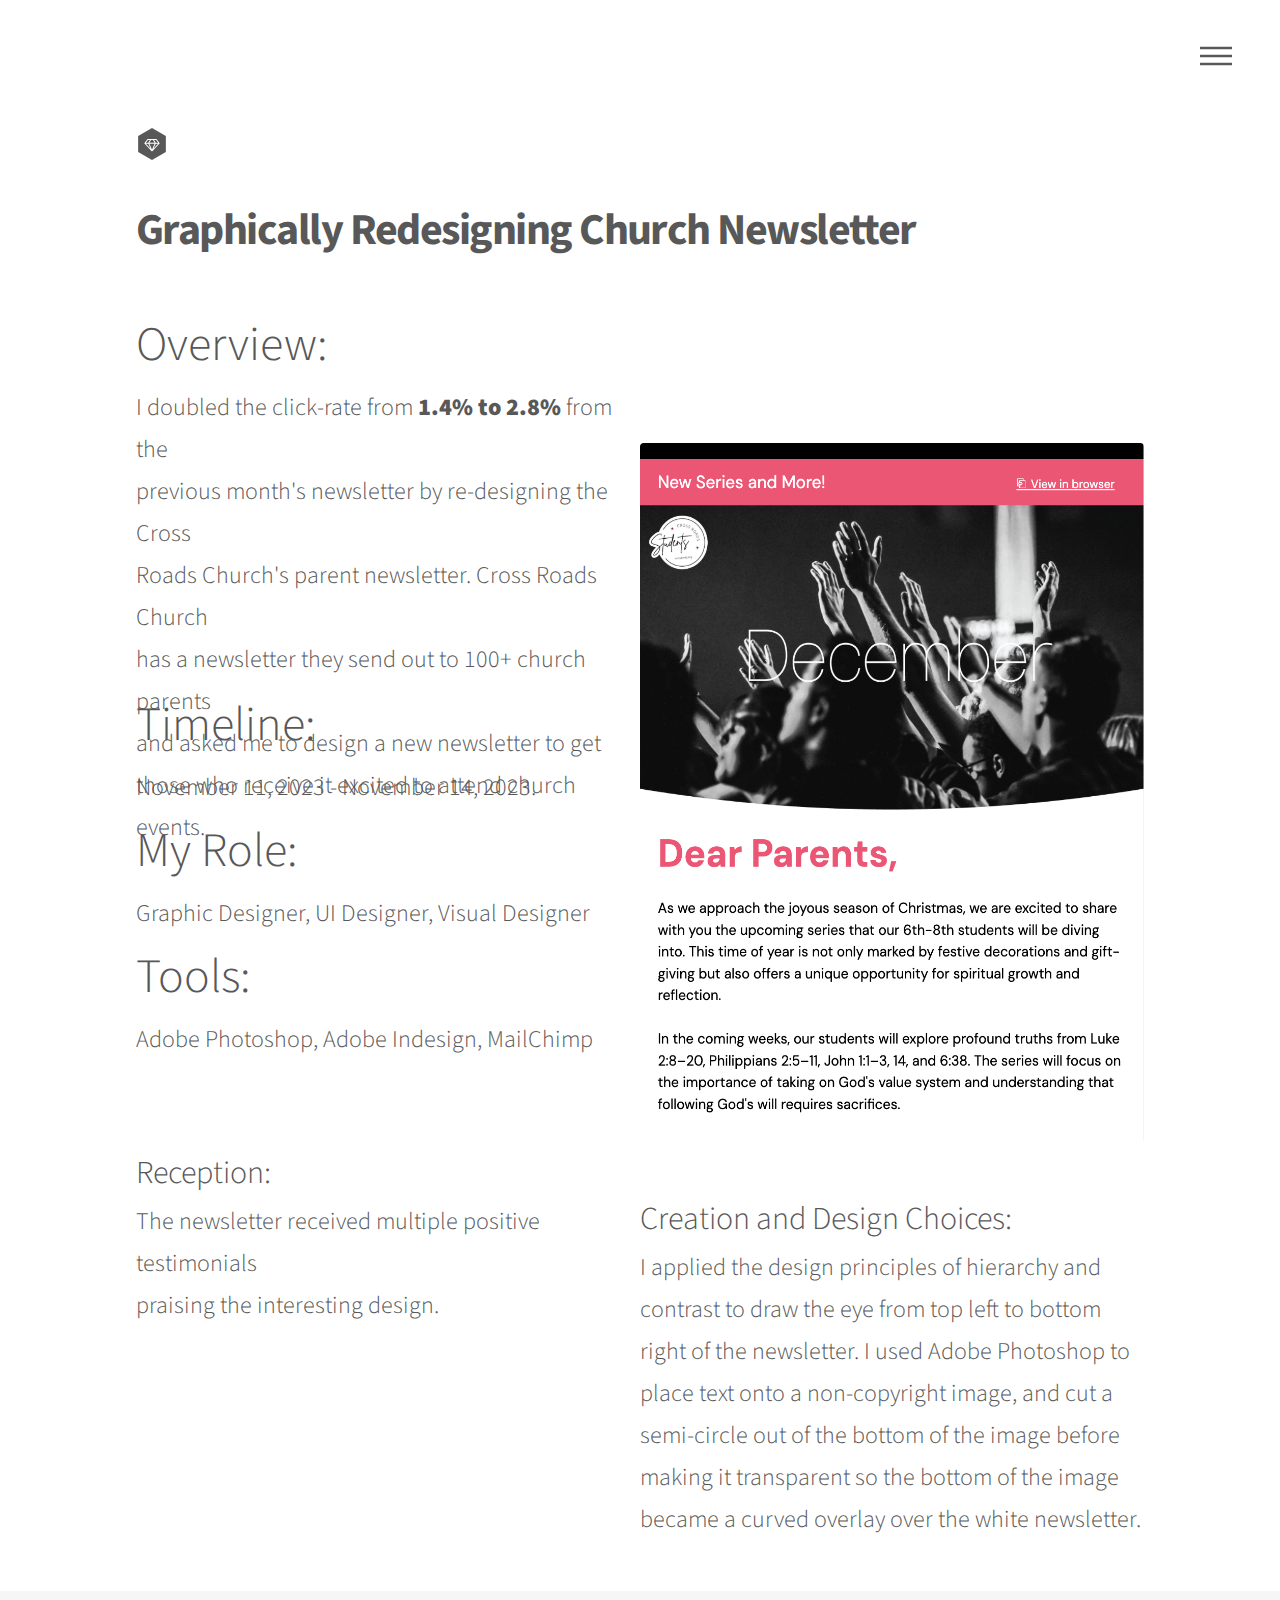
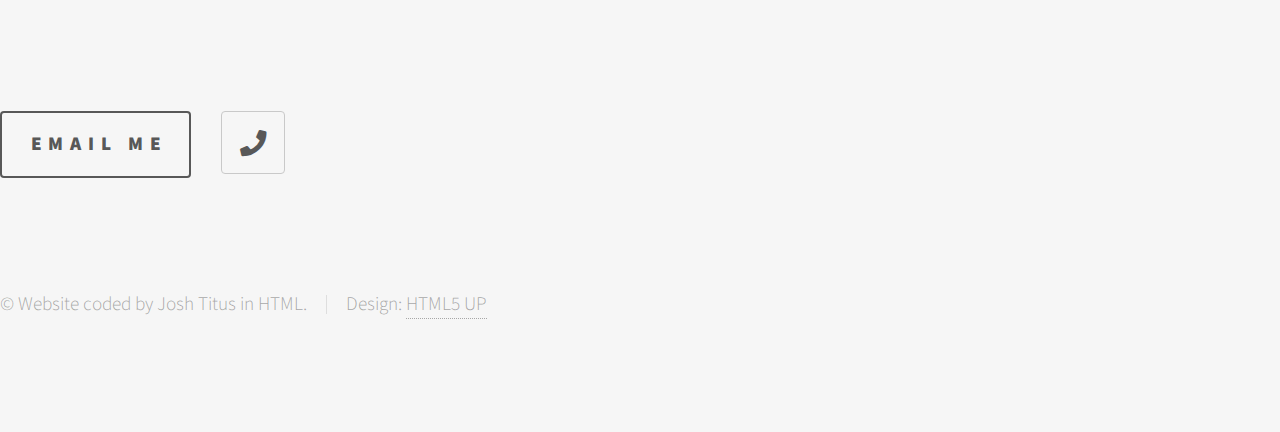
<file: GraphicDesign.html>
<!DOCTYPE HTML>
<!--
	Phantom by HTML5 UP
	html5up.net | @ajlkn
	Free for personal and commercial use under the CCA 3.0 license (html5up.net/license)
-->
<html>
	<head>
		<title>Generic - Phantom by HTML5 UP</title>
		<meta charset="utf-8" />
		<meta name="viewport" content="width=device-width, initial-scale=1, user-scalable=no" />
		<link rel="stylesheet" href="assets/css/main.css" />
		<noscript><link rel="stylesheet" href="assets/css/noscript.css" /></noscript>
	</head>
	<body class="is-preload">
		<!-- Wrapper -->
			<div id="wrapper">

				<!-- Header -->
					<header id="header">
						<div class="inner">

							<!-- Logo -->
								<a href="index.html" class="logo">
									<span class="symbol"><img src="images/logo.svg" alt="" /></span><span class="title"></span>
								</a>

							<!-- Nav -->
								<nav>
									<ul>
										<li><a href="#menu">Menu</a></li>
									</ul>
								</nav>

						</div>
					</header>

				<!-- Menu -->
					<nav id="menu">
						<h2>Menu</h2>
						<ul>
							<li><a href="index.html">Home</a></li>
							<li><a href="generic.html">Ipsum veroeros</a></li>
							<li><a href="generic.html">Tempus etiam</a></li>
							<li><a href="generic.html">Consequat dolor</a></li>
							<li><a href="elements.html">Elements</a></li>
						</ul>
					</nav>

				<!-- Main -->
					<div id="main">
						<div class="inner">
							<h1>Graphically Redesigning Church Newsletter</h1>
						
						

							</p>

							<head></head>
							<body>
								<div style="width: 100%;">
									<div style="width: 50%; height: 100px; float: left; "> 
									 
								
									 <font size="+10">Overview:</font>
									 <br>
									 <font size="+2">I doubled the click-rate from <b>1.4% to 2.8% </b>from the<br> previous month's newsletter by re-designing the Cross <br> Roads Church's parent newsletter. Cross Roads Church <br> has a newsletter they send out to 100+ church parents <br> and asked me to design a new newsletter to get <br>those who receive it excited to attend church events. </font>
									 <br>
									 <br>
									 <br>
									 <br>
									 <br>
									 <br>
									 <br>
									 <br>
									 
									 
									
									
									


									</div>
									<div style="margin-left: 50%; height: 100px; "> 
									 <span style="float:right;">
										 
										<br>
							<br>
							<br>
							<br>
							<br>
							
										<span class="image main"><img src="images/Newstest5.png" width="75" Height="700" alt="" /></span>

										<font size="+3">Creation and Design Choices:</font>
										<br>
										<font size="+2">I applied the design principles of hierarchy and contrast to draw the eye from top left to bottom right of the newsletter. I used Adobe Photoshop to place text onto a non-copyright image, and cut a semi-circle out of the bottom of the image before making it transparent so the bottom of the image became a curved overlay over the white newsletter.</font>
											<br>

											
											


 
 
									 </span>
									</div>
								</div>
							 </body>
							 <br>
							<br>
							<br>
							<br>
							<br>
							<br>
							<br>
							<br>
							<br>
							<br>
							<font size="+8">Timeline:</font>
							<br>
							<font size="+2">November 11, 2023 - November 14, 2023.</font>
							<br>
							<font size="+8">My Role:</font>
							<br>
							<font size="+2">Graphic Designer, UI Designer, Visual Designer</font>
							<br>
							<font size="+8">Tools: </font>
							<br>
							<font size="+2">Adobe Photoshop, Adobe Indesign, MailChimp</font>
							<br>
							<br>
							<br>
							<br>
							   
							<font size="+3">Reception:</font>
										<br>
										<font size="+2">  </font>
											<font size="+2">The newsletter received multiple positive testimonials <br> praising the interesting design. 
												<br>
										
							
										<br>
									
										<br>
										<br>
										<br>

									
									
									</body>
							
									

										<!--
<img class="image main"><img src="images/affinity_map.png" width="600" height="500" alt="" >
										<img class="image main"><img src="images/Themes.png" width="600" height="500" alt="" >

-->

										
						
						
							
							
							
							
						</div>
					</div>

				<!-- Footer -->
			
				<footer id="footer">
					<div class="inner">
						
						<!-- <section>
							<h2>Contact Me</h2>
							<form method="post" action="#">
								<div class="fields">
									<div class="field half">
										<input type="text" name="name" id="name" placeholder="Name" />
									</div>
									<div class="field half">
										<input type="email" name="email" id="mailto:recipient@example.com" placeholder="Email" />
									</div>
									<div class="field">
										<textarea name="message" id="message" placeholder="Message"></textarea>
									</div>
								</div>
								<ul class="actions">
									<li><input type="submit" value="Send" class="primary" href="mailto:recipient@example.com"></li>
-->

									<center><a href="mailto:joshtitus505@gmail.com"  class="button" target="_blank" rel="noreferrer noopener"><b>Email Me</b></a> </center>


								</ul>
							</form>
						</section>
						<section>
							<ul class="icons">
					
								<li><a href="240-205-5701" class="icon solid style2 fa-phone"><span class="label">Phone</span></a></li>
<!--							<li><a href="mailto:joshtitus505@gmail.com" class="icon solid style2 fa-envelope"><span class="label">Email</span></a></li> -->	
							</ul>
						</section>
						<ul class="copyright">
							<li>&copy; Website coded by Josh Titus in HTML.</li><li>Design: <a href="http://html5up.net">HTML5 UP</a></li>
						</ul>
					</div>
				</footer>

									</div>






			

		</div>
	<!-- Scripts -->
		<script src="assets/js/jquery.min.js"></script>
		<script src="assets/js/browser.min.js"></script>
		<script src="assets/js/breakpoints.min.js"></script>
		<script src="assets/js/util.js"></script>
		<script src="assets/js/main.js"></script>

</body>
</html>
</file>
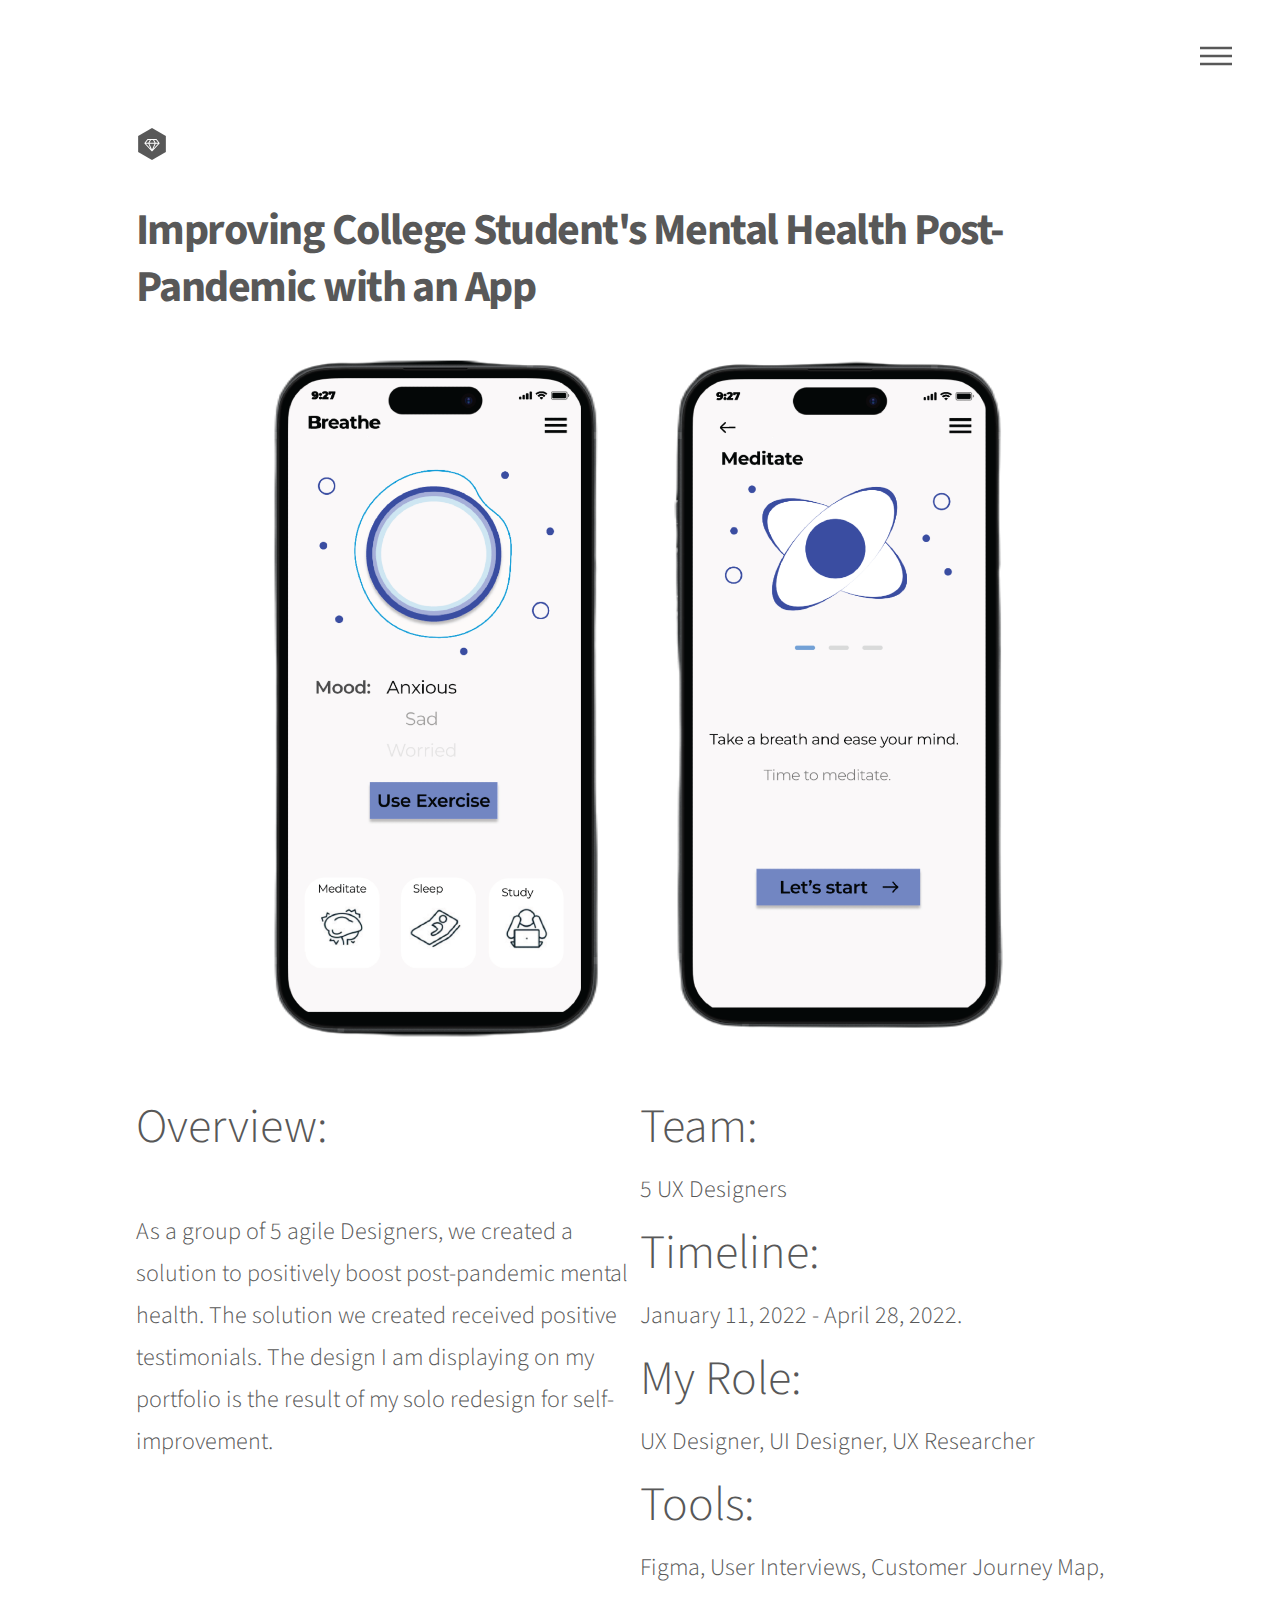
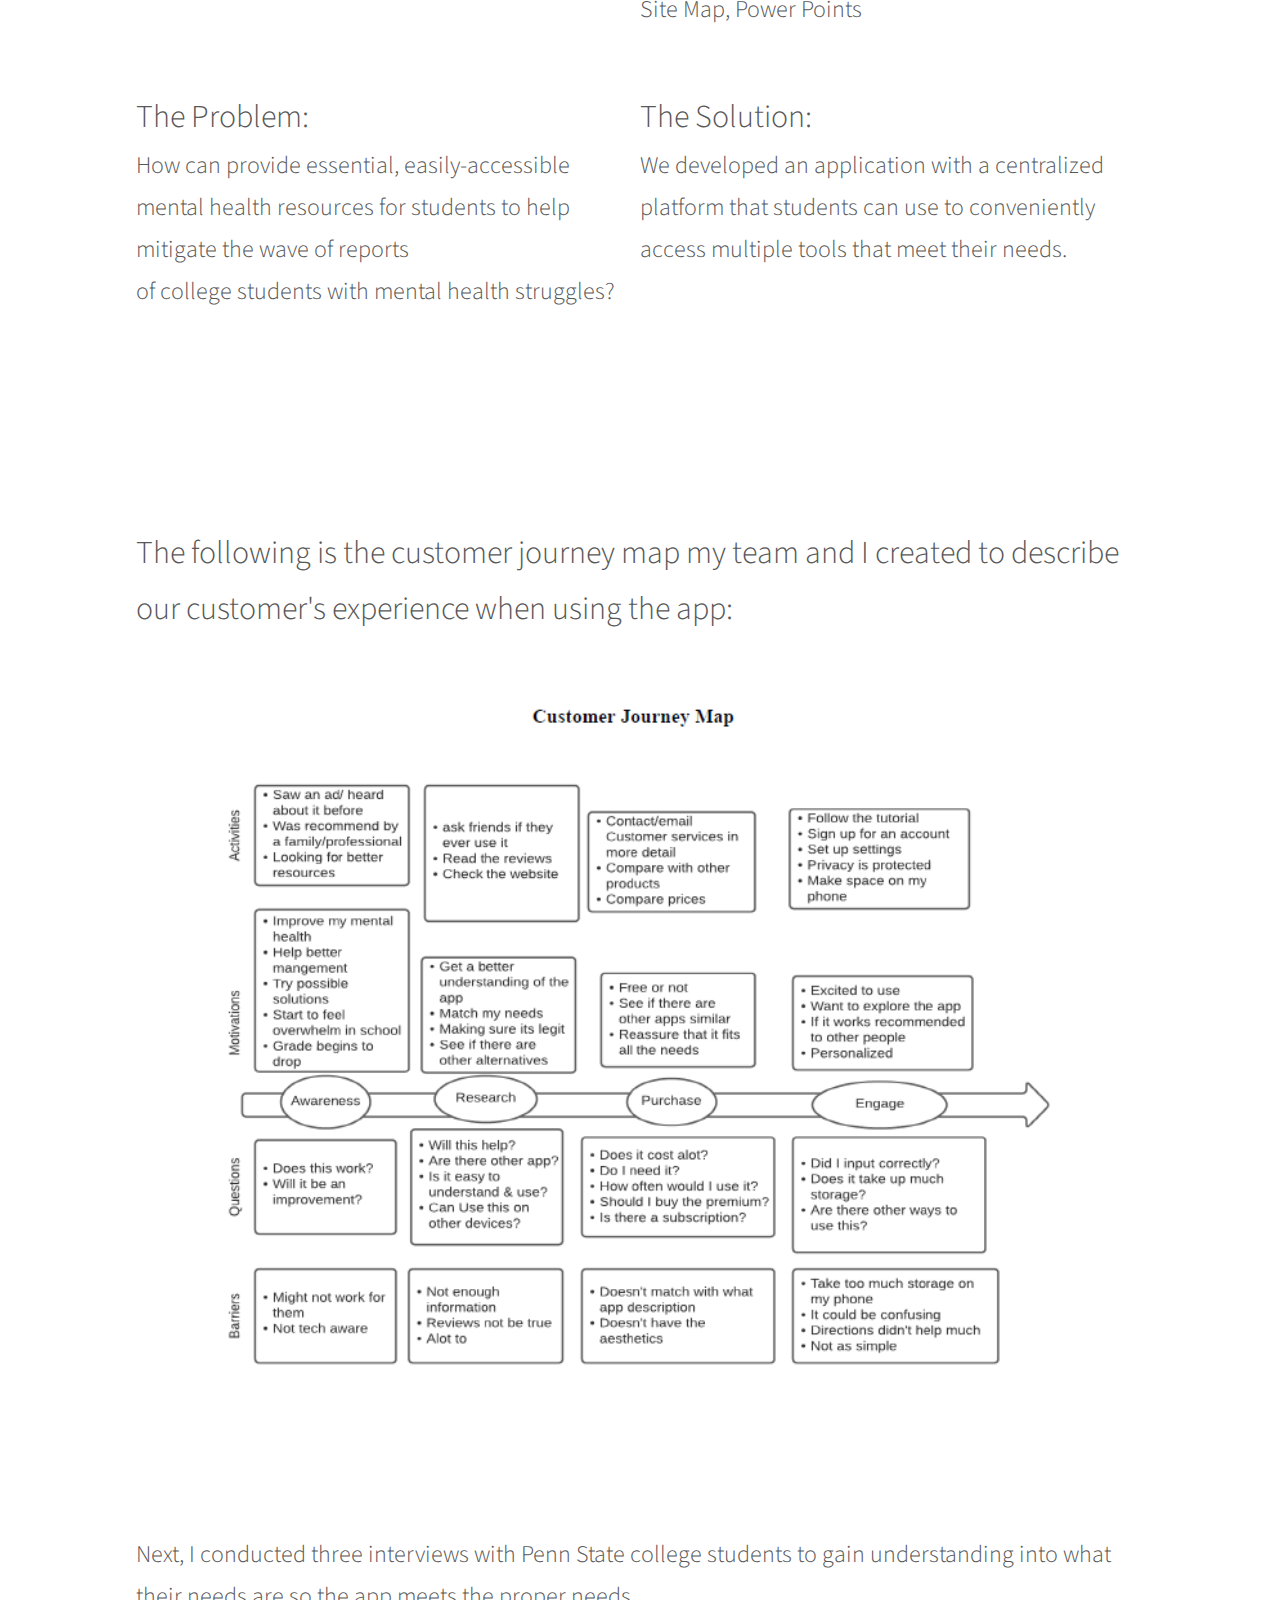
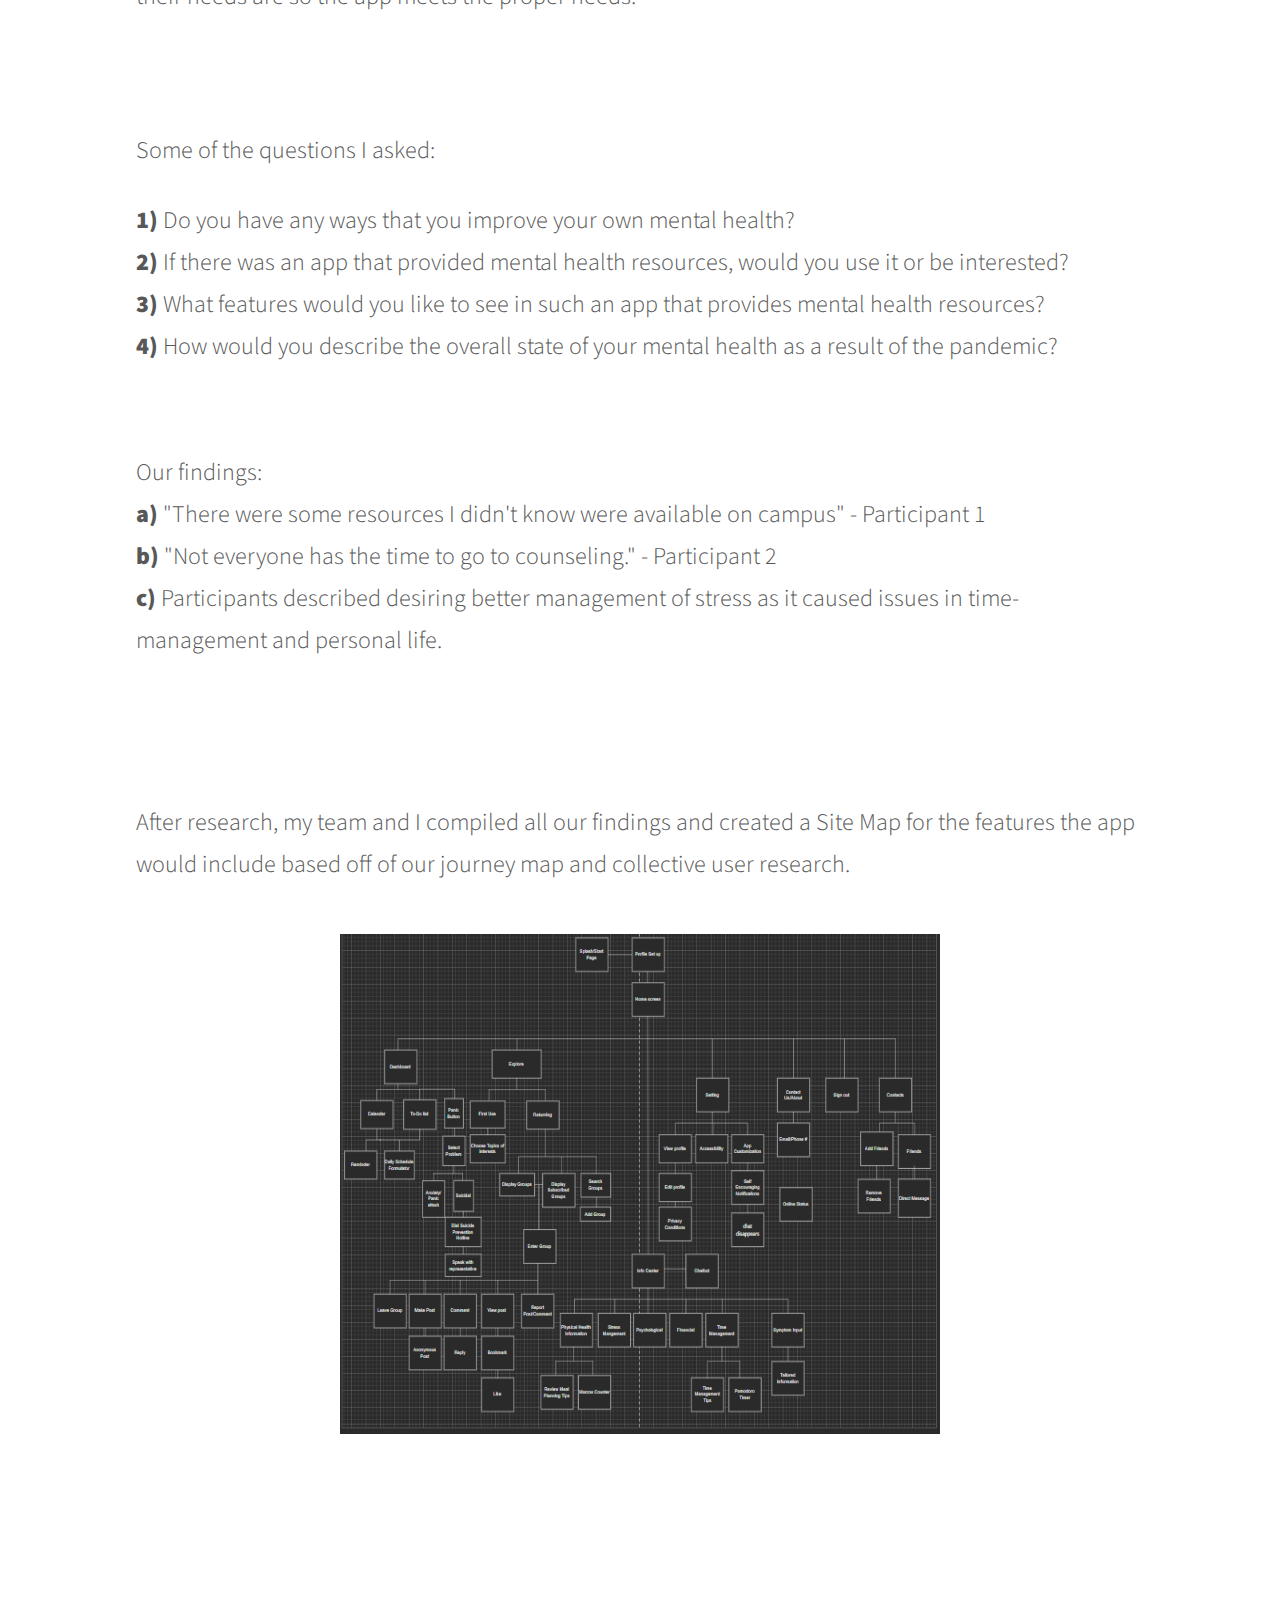
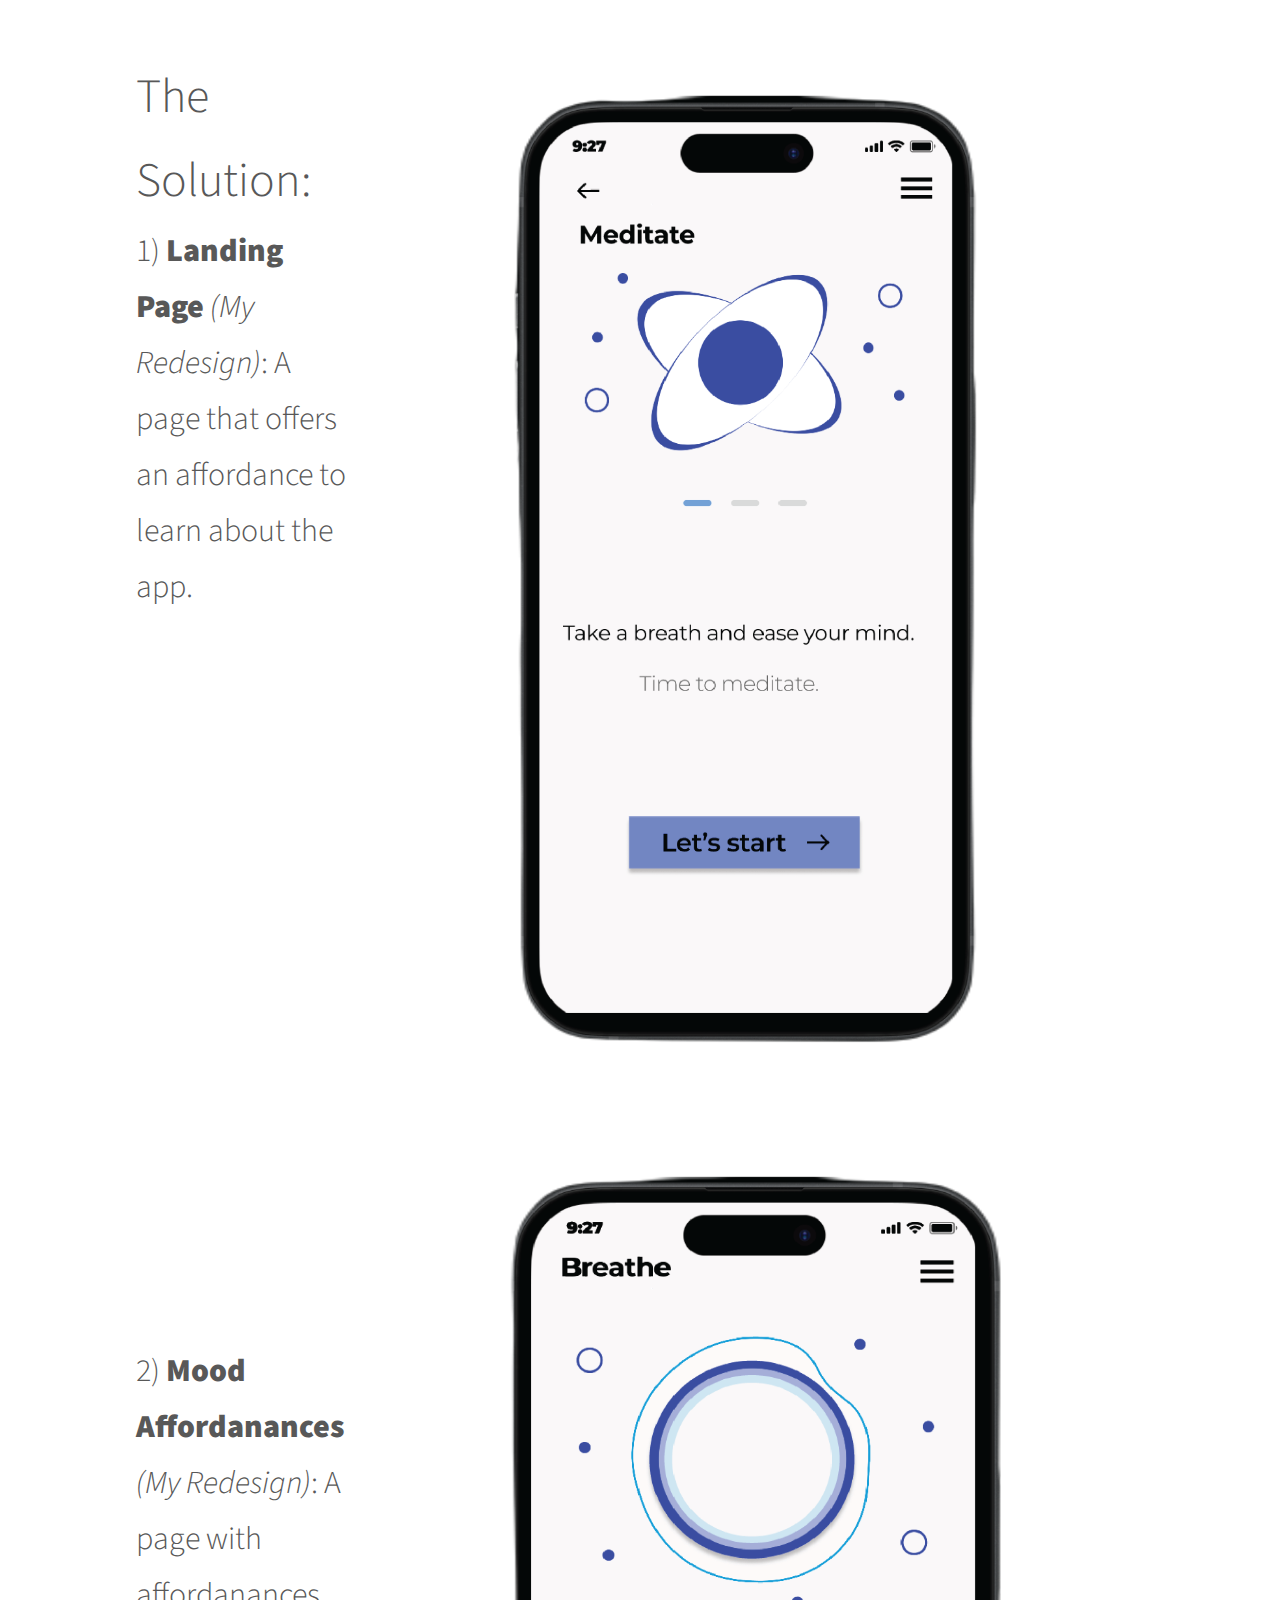
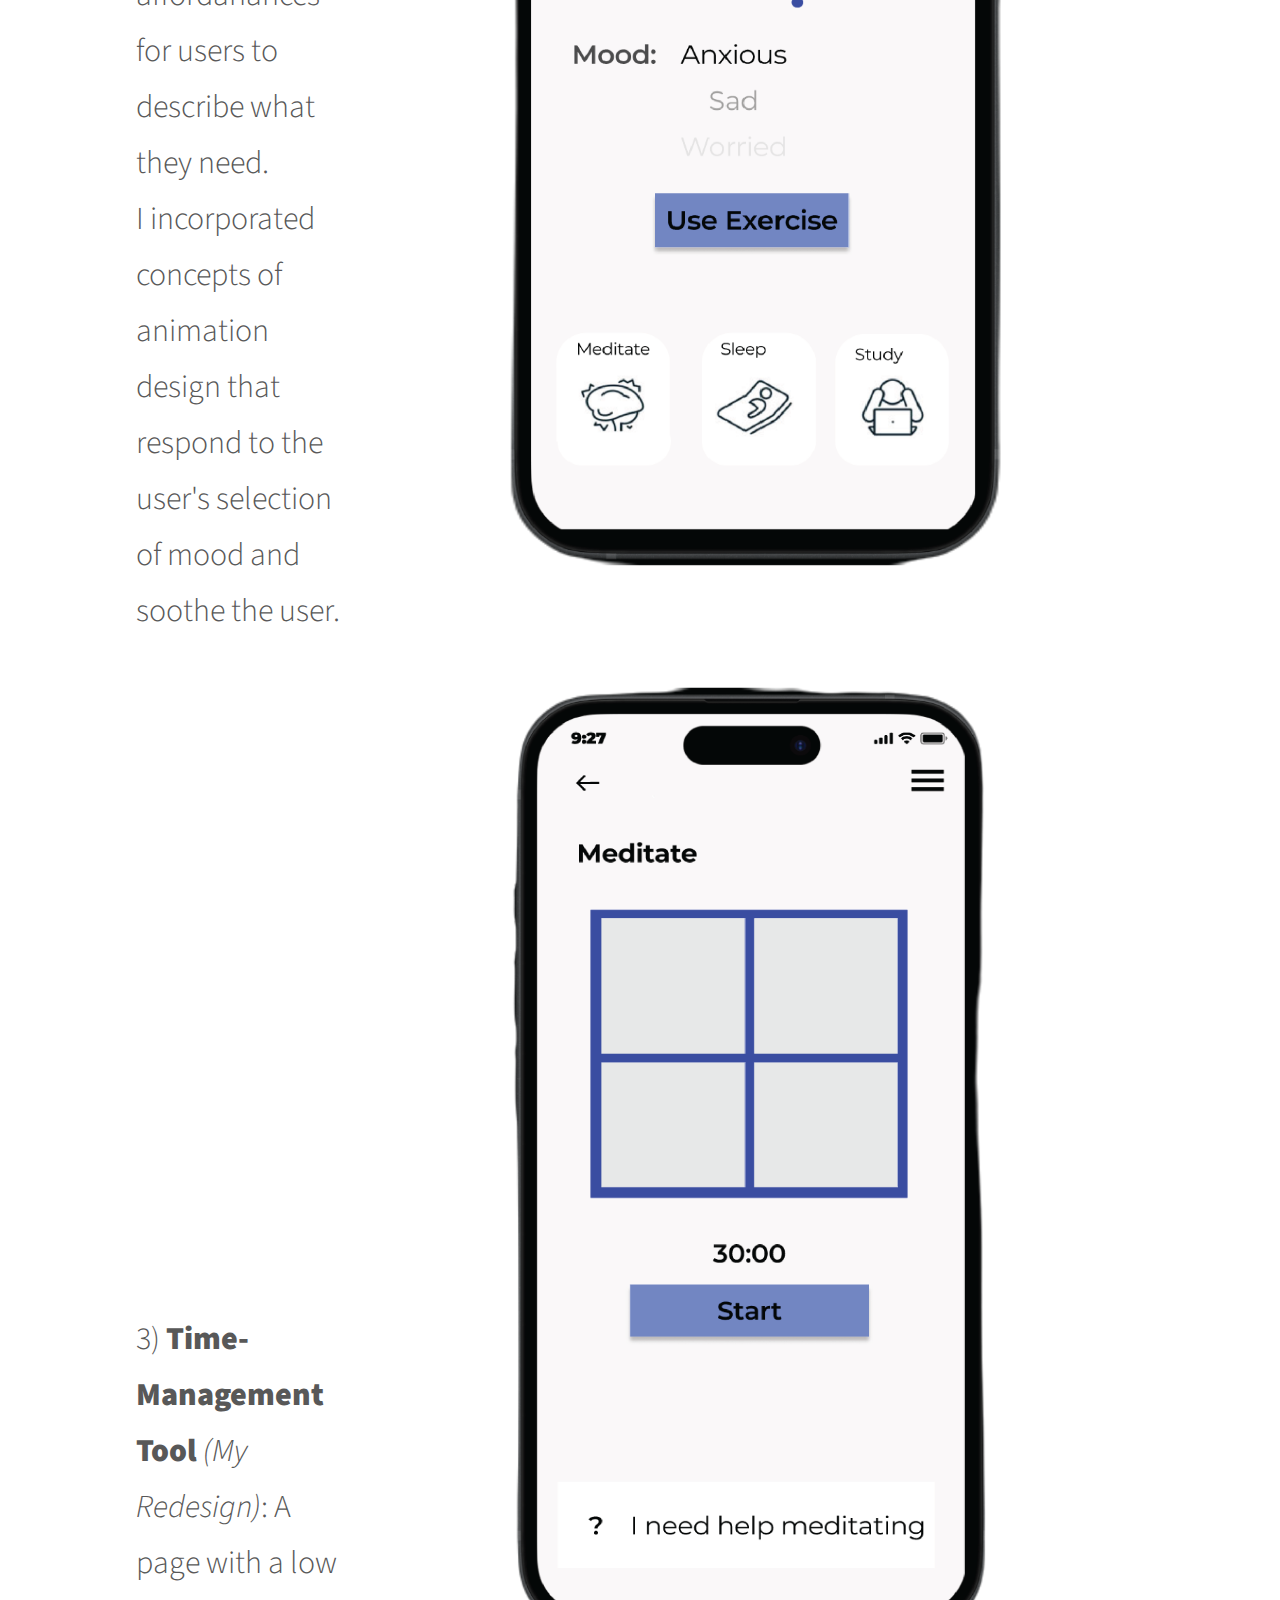
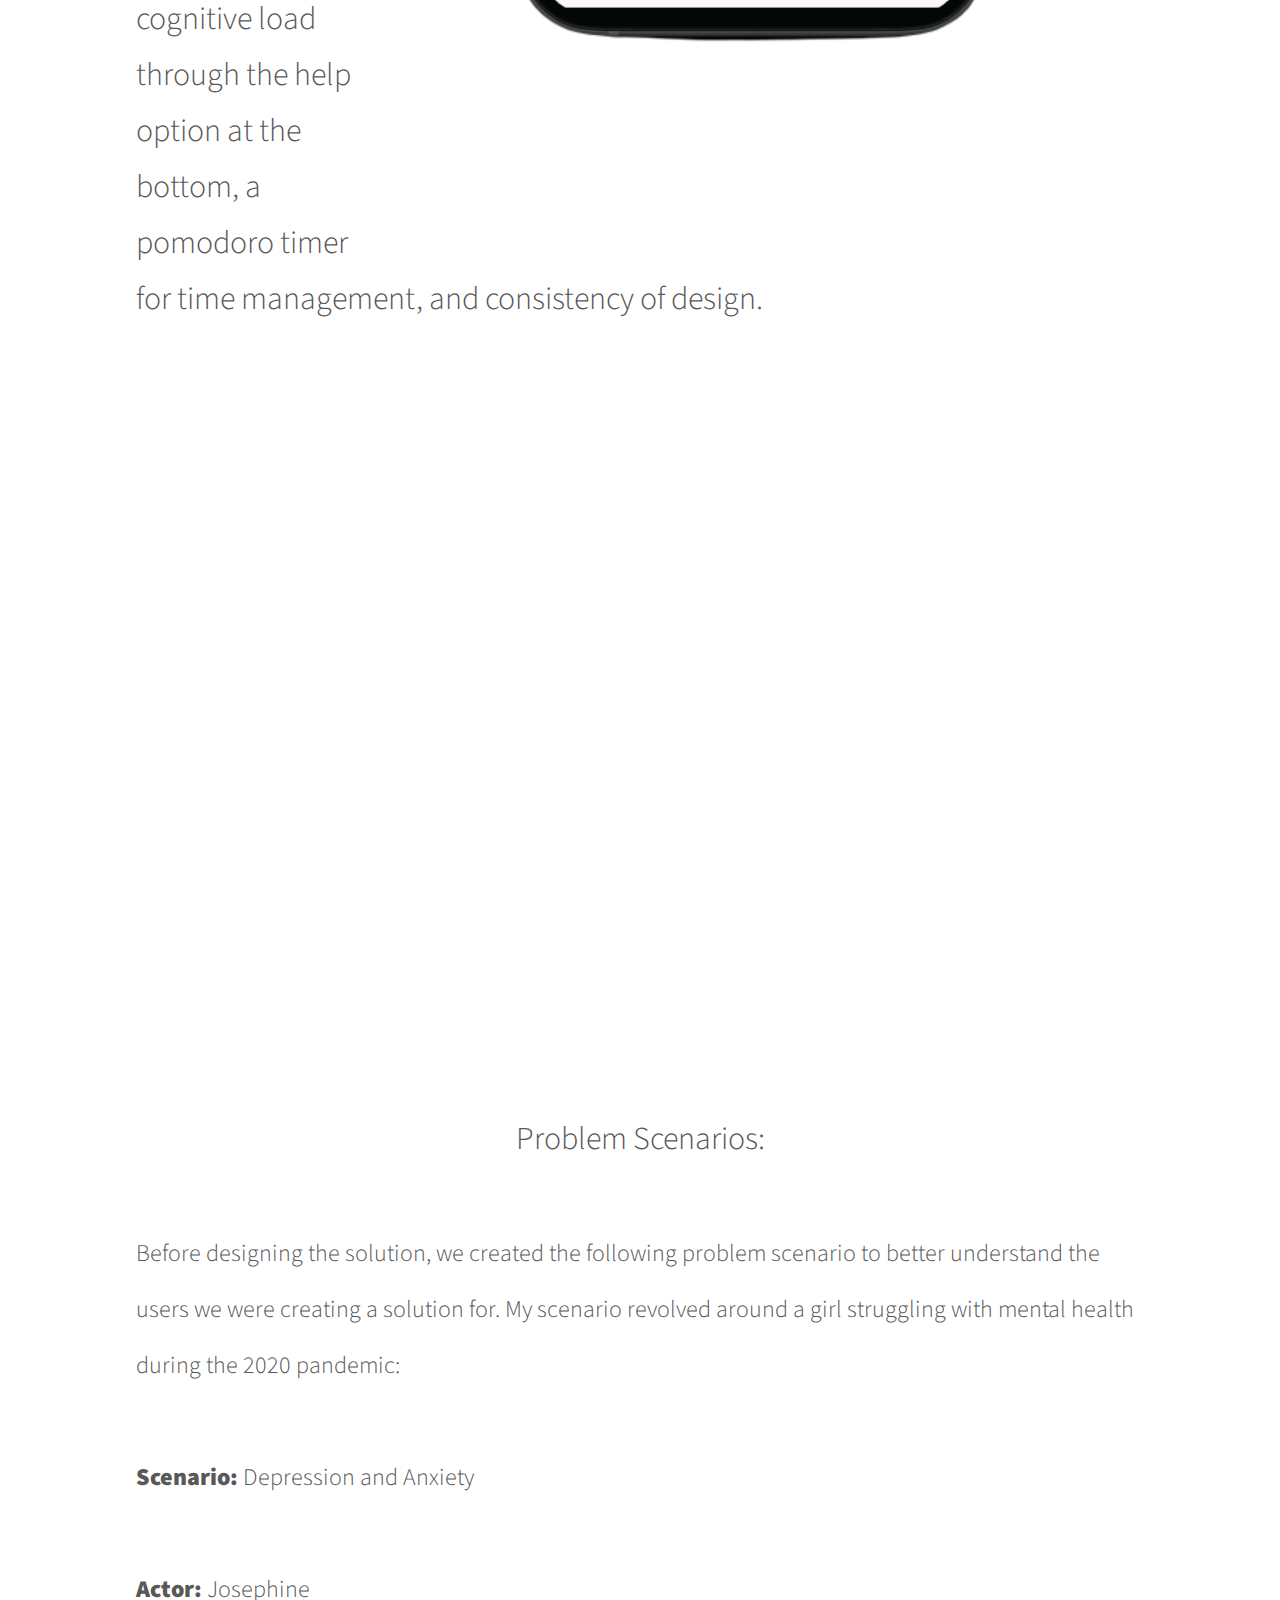
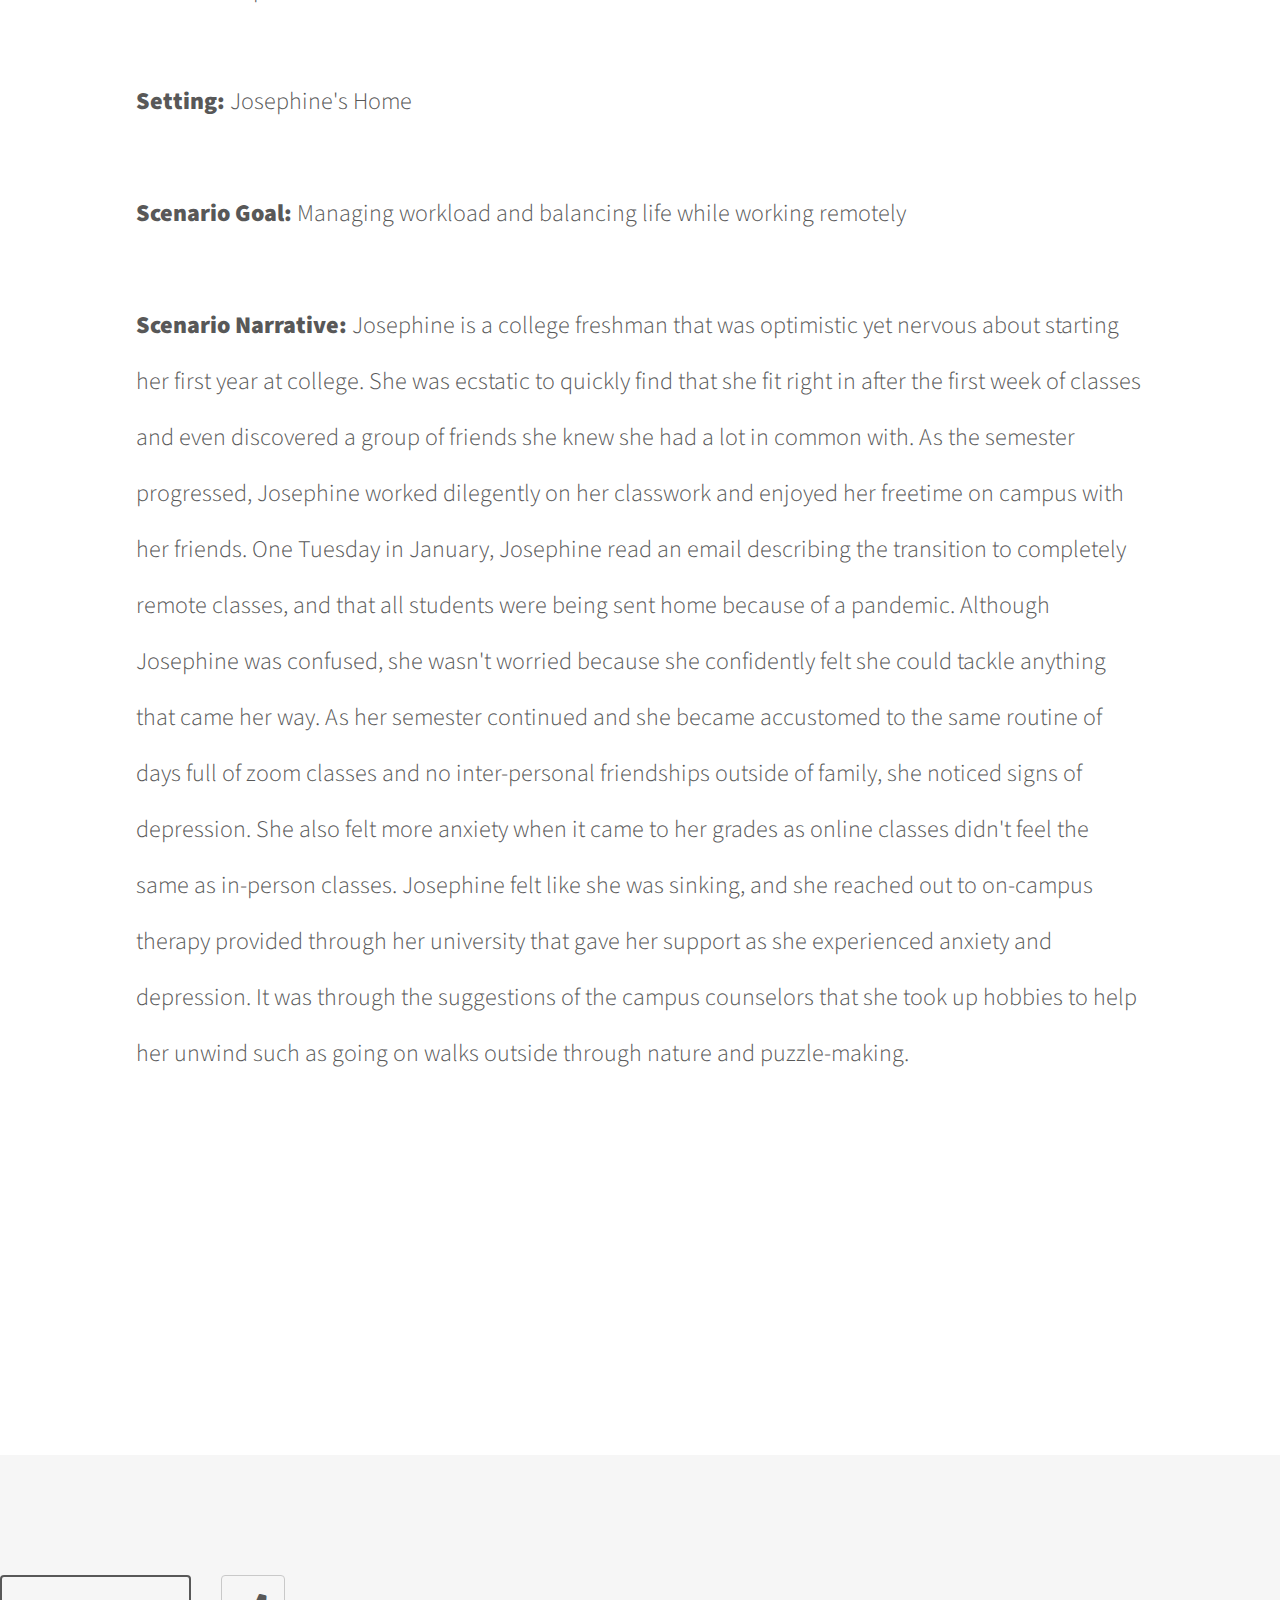
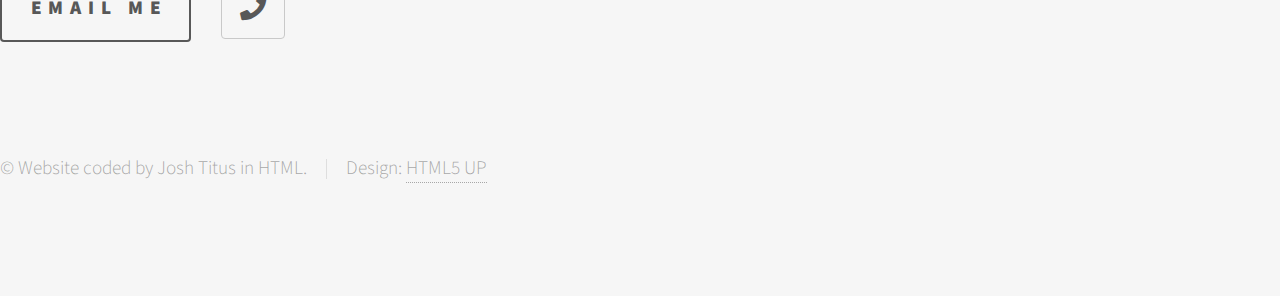
<file: MentalHealth.html>
<!DOCTYPE HTML>
<!--
	Phantom by HTML5 UP
	html5up.net | @ajlkn
	Free for personal and commercial use under the CCA 3.0 license (html5up.net/license)
-->
<html>
	<head>
		<title>Generic - Phantom by HTML5 UP</title>
		<meta charset="utf-8" />
		<meta name="viewport" content="width=device-width, initial-scale=1, user-scalable=no" />
		<link rel="stylesheet" href="assets/css/main.css" />
		<noscript><link rel="stylesheet" href="assets/css/noscript.css" /></noscript>
	</head>
	<body class="is-preload">
		<!-- Wrapper -->
			<div id="wrapper">

				<!-- Header -->
					<header id="header">
						<div class="inner">

							<!-- Logo -->
								<a href="index.html" class="logo">
									<span class="symbol"><img src="images/logo.svg" alt="" /></span><span class="title"></span>
								</a>

							<!-- Nav -->
								<nav>
									<ul>
										<li><a href="#menu">Menu</a></li>
									</ul>
								</nav>

						</div>
					</header>

				<!-- Menu -->
					<nav id="menu">
						<h2>Menu</h2>
						<ul>
							<li><a href="index.html">Home</a></li>
							<li><a href="generic.html">Ipsum veroeros</a></li>
							<li><a href="generic.html">Tempus etiam</a></li>
							<li><a href="generic.html">Consequat dolor</a></li>
							<li><a href="elements.html">Elements</a></li>
						</ul>
					</nav>

				<!-- Main -->
					<div id="main">
						<div class="inner">
							<h1>Improving College Student's Mental Health Post-Pandemic with an App</h1>
							<span class="image main"><img src="images/Meditate22.png" alt="" /></span>
						
						

							</p>

							<head></head>
							<body>
								<div style="width: 100%;">
									<div style="width: 50%; height: 100px; float: left; "> 
									 
									 <font size="+10">Overview:</font>
									 <br>
									 <font size="+2"> 
										<br>
										As a group of 5 agile Designers, we created a solution to positively boost post-pandemic mental health. The solution we created received positive testimonials. The design I am displaying on my portfolio is the result of my solo redesign for self-improvement. </font>
									 <br>
								<!-- We  <br>design process and began by building user stories. <br>Then we utilized group ideation techniques such <br> as affinity diagrams, a hierarchical analysis, and<br>  wireframing. We agreed to each tackle a part of <br> the mobile app for optimized efficiency. My contribution <br> (before redesigning the app for self-study and UX practice) was a feature that allowed the user to calm down during anxiety. I went with a meditative interface that features soothing qualities. Upon completion, each of the 5 team members integrated their respective components into a single mobile app. We made sure to communicate frequently to avoid design inconsistencies. The final high-fidelity prototype was accomplished with Figma.-->

									 
									 <br>
									 <br>
									 <br>
									 <br>
									 <br>
									 <br>
									 <br>
									 <br>
									 <br>
									 
									
									
									


									</div>
									<div style="margin-left: 50%; height: 100px; "> 
									 <span style="float:right;">
										 
										
										<font size="+8">Team:</font>
										 <br>
										 <font size="+2">5 UX Designers</font>
										 <br>
										 <font size="+8">Timeline:</font>
										 <br>
										 <font size="+2">January 11, 2022 - April 28, 2022.</font>
										 <br>
										 <font size="+8">My Role:</font>
										 <br>
										 <font size="+2">UX Designer, UI Designer, UX Researcher</font>
										 <br>
										 <font size="+8">Tools: </font>
										 <br>
										 <font size="+2">Figma, User Interviews, Customer Journey Map, Site Map, Power Points</font>

											
											


 
 
									 </span>
									</div>
								</div>
							 </body>
							 <br>
							<br>
							<br>
							<br>
							<br>
							<br>
							<br>
							<br>
							<br>
							<br>
							<br>
							<br>
							<br>
							<br>
							<br>
							<br>
							<br>
							<br>
						
							<body>
								<div style="width: 100%;">
									<div style="width: 50%; height: 100px; float: left; "> 
									 

									 <font size="+3">The Problem:</font>
									 <br>
									 <font size="+2">How can provide essential, easily-accessible mental health resources for students to help mitigate the wave of reports <br>of college students with mental health struggles?  </font>
									
									


									</div>
									<div style="margin-left: 50%; height: 100px; "> 
									 <span style="float:right;">
										 
										
										 <font size="+3">The Solution:</font>
									<br>
									<font size="+2">We developed an application with a centralized platform that students can use to conveniently access multiple tools that meet their needs.  </font>

 
 
 
									 </span>
									</div>
								</div>
							 </body>
							 <br>
							 <br>
							 <br>
							 <br>
							 <br>
							 <br>
							 <br>
							 <br>
							 <br>
							 <br>
							 <br>
							 <br>
							 <font size="+3">The following is the customer journey map my team and I created to describe our customer's experience when using the app:</font>
													<br>
													<font size="+2">  </font>
													<center> <img class="image main"><img src="images/Journey Map.PNG.png" width="875" height="700" alt="" > </center>
													<br>
							
											<br>
										
										
											<br>
											<br>
										
										<br>
										<font size="+2">Next, I conducted three interviews with Penn State college students to gain understanding into what their needs are so the app meets the proper needs. </font>
											<br>
											<br>
										
												<br>
											
											<br>

											<br>
											<font size="+2">Some of the questions I asked:</font>

											<br>
											<br>

											<font size="+2"><b>1)</b> Do you have any ways that you improve your own mental health?</font>

											<br>
											<font size="+2"><b>2)</b> If there was an app that provided mental health resources, would you use it or be interested?</font>
											<br>
											<font size="+2"><b>3)</b> What features would you like to see in such an app that provides mental health resources?</font>
											<br>

											<font size="+2"><b>4)</b> How would you describe the overall state of your mental health as a result of the pandemic? </font>

											<br>
											<br>
											<br>
										
											<br>
											<font size="+2">Our findings: </font>
											<br>
											<font size="+2"><b>a)</b> "There were some resources I didn't know were available on campus" - Participant 1 </font>
										
											<br>
											<font size="+2"><b>b)</b> "Not everyone has the time to go to counseling." - Participant 2 </font>

											<br>
											<font size="+2"><b>c)</b> Participants described desiring better management of stress as it caused issues in time-management and personal life.  </font>
											<br>
										
											</font>
											<br>
											<br>
											<br>
											<br>
											
											<br>
										
											<font size="+2">After research, my team and I compiled all our findings and created a Site Map for the features the app would include based off of our journey map and collective user research. </font>
												<br>
												<center><img class="image main"><img src="images/Site map.PNG.png" width="600" height="500" alt="" > </center>

											
												<br>
												<br>
												<br>
												<br>
										
												</font>
												<div style="width: 100%;">
													<div style="width: 50%; height: 100px; float: left; "> 
													 
													
													 
													
													
													
				
				
													</div>
													<div style="margin-left: 50%; height: 100px; "> 
													 <span style="float:right;">
													<center> 
														<br>
														<br>
														<br>
														<br>
														<br>
														
														<right><img src="images/Meditate16.png" width="670" height="960" alt="" > </right>
				
				
				
														<br>
														<br>
														<br>
														<br>
														<br>
														
														<img src="images/Meditate15.png" width="700" height="990" alt="" >
				
														<br>
														<br>
														<br>
														<br>
														<br>
														
				
														<img src="images/Meditate17.png" width="790" height="960" alt="" >
				
														<br>
														<br>
														<br>
														<br>
														<br>
														
														<br>
														<br>
														<br>
													 </span>
													</div>
												</center>	
				
													 <font size="+5">The Solution: </font>
				
														
				
														
														<br>
												</div>
				
														
				
				
														
														<font size="+3"> 1) <B> Landing Page</B> <i>(My Redesign)</i>: A page that offers an affordance to learn about the app. </font>
				
														<br>
														<br>
														<br>
														<br>
														<br>
														<br>
														<br>
														<br>
														<br>
														<br>
														<br>
														<br>
														<br>
														<br>
														<br>
														<br>
												
														<br>
														<br>
														<br>
														<br>
														<br>
														<br>
														<br>
														<br>
														<br>
														<br>
														<br>
														<font size="+3"> 2) <B> Mood Affordanances</B><i> (My Redesign)</i>: A page with affordanances for users to describe what they need. <br>I incorporated concepts of animation design that respond to the user's selection of mood and<br> soothe the user.  <br> 
														<br>
														<br>
														<br>
														<br>
														<br>
														<br>
														<br>
														<br>
														<br>
														<br>
														<br>
														<br>
														
												
														
														<font size="+3"> 3) <B> Time-Management Tool</B> <i>(My Redesign)</i>: A page with a low cognitive load through the help option at the bottom, a pomodoro timer for time management, and consistency of design.  </font>
				
															

												<br>
											<br>
											<br>
											<br>
											<br>
											<br>
											<br>	<br>
											<br>
											<br>
											<br>
											
										
											
											<br>
											<br>
											<br>
											
											<br>
												<center><font size="+3">Problem Scenarios:</font> </center>
												<br>
											
												<font size="+2"> Before designing the solution, we created the following problem scenario to better understand the users we were creating a solution for. My scenario revolved around a girl struggling with mental health during the 2020 pandemic:
													<br>
													<br>
			
			
			
													<font size="+2"><b>Scenario:</b> Depression and Anxiety</font>
													<br>
													<br>
			
													<font size="+2"><b>Actor:</b> Josephine</font>
													<br>
													<br>
			
													<font size="+2"><b>Setting:</b> Josephine's Home</font>
													<br>
													<br>
			
													<font size="+2"><b>Scenario Goal:</b> Managing workload and balancing life while working remotely</font>
													<br>
													<br>
			
													<font size="+2"><b>Scenario Narrative:</b> Josephine is a college freshman that was optimistic yet nervous about starting her first year at college. She was ecstatic to quickly find that she fit right in after the first week of classes and even discovered a group of friends she knew she had a lot in common with. As the semester progressed, Josephine worked dilegently on her classwork and enjoyed her freetime on campus with her friends. One Tuesday in January, Josephine read an email describing the transition to completely remote classes, and that all students were being sent home because of a pandemic. Although Josephine was confused, she wasn't worried because she confidently felt she could tackle anything that came her way. As her semester continued and she became accustomed to the same routine of days full of zoom classes and no inter-personal friendships outside of family, she noticed signs of depression. She also felt more anxiety when it came to her grades as online classes didn't feel the same as in-person classes. Josephine felt like she was sinking, and she reached out to on-campus therapy provided through her university that gave her support as she experienced anxiety and depression. It was through the suggestions of the campus counselors that she took up hobbies to help her unwind such as going on walks outside through nature and puzzle-making.  </font>
													<br>
												
													<br>
													<br>
			
													
															<br>
														
								
								 
								
								
									


										<!--
<img class="image main"><img src="images/affinity_map.png" width="600" height="500" alt="" >
										<img class="image main"><img src="images/Themes.png" width="600" height="500" alt="" >

-->

										
										<br>

									</span>
								   </div>
							   </div>




							   
							<!--
							</body>
							
								<div style="width: 100%;">
									<div style="width: 100%; height: 100px; float: left; "> 
										
										<img class="image main"><img src="images/affinity_map.png" width="600" height="500" alt="" >

									
									</div>
									<div style="margin-left: 100%; height: 100px; "> 
									 <span style="float:right;">
										 
										
										<img class="image main"><img src="images/Themes.png" width="600" height="500" alt="" >

										
 
									 </span>
									</div>
								</div>
							 </body>
							 -->

							
									   <br>
					
							
						</div>
					</div>

				<!-- Footer -->
				
				<footer id="footer">
					<div class="inner">
						
						<!-- <section>
							<h2>Contact Me</h2>
							<form method="post" action="#">
								<div class="fields">
									<div class="field half">
										<input type="text" name="name" id="name" placeholder="Name" />
									</div>
									<div class="field half">
										<input type="email" name="email" id="mailto:recipient@example.com" placeholder="Email" />
									</div>
									<div class="field">
										<textarea name="message" id="message" placeholder="Message"></textarea>
									</div>
								</div>
								<ul class="actions">
									<li><input type="submit" value="Send" class="primary" href="mailto:recipient@example.com"></li>
-->

									<center><a href="mailto:joshtitus505@gmail.com"  class="button" target="_blank" rel="noreferrer noopener"><b>Email Me</b></a> </center>


								</ul>
							</form>
						</section>
						<section>
							<ul class="icons">
					
								<li><a href="240-205-5701" class="icon solid style2 fa-phone"><span class="label">Phone</span></a></li>
<!--							<li><a href="mailto:joshtitus505@gmail.com" class="icon solid style2 fa-envelope"><span class="label">Email</span></a></li> -->	
							</ul>
						</section>
						<ul class="copyright">
							<li>&copy; Website coded by Josh Titus in HTML.</li><li>Design: <a href="http://html5up.net">HTML5 UP</a></li>
						</ul>
					</div>
				</footer>

									</div>






			

		</div>
	<!-- Scripts -->
		<script src="assets/js/jquery.min.js"></script>
		<script src="assets/js/browser.min.js"></script>
		<script src="assets/js/breakpoints.min.js"></script>
		<script src="assets/js/util.js"></script>
		<script src="assets/js/main.js"></script>

</body>
</html>
</file>
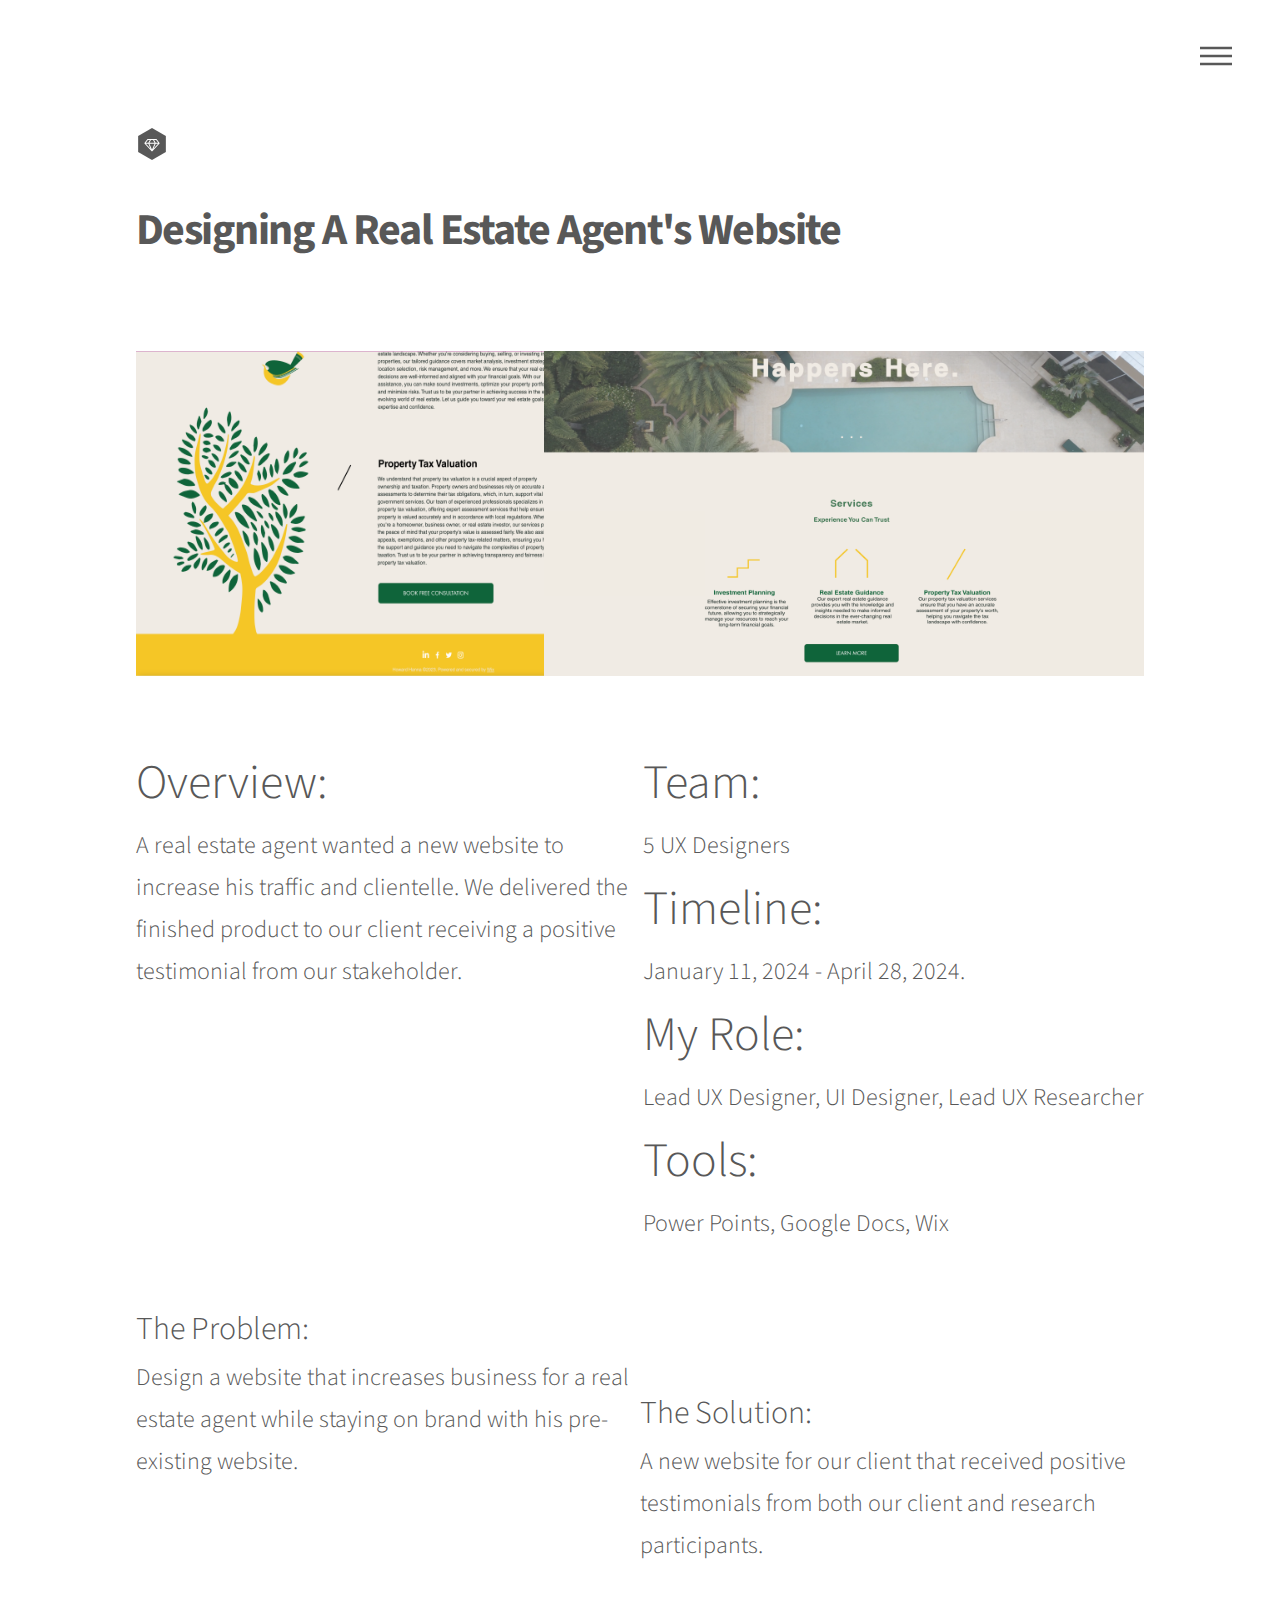
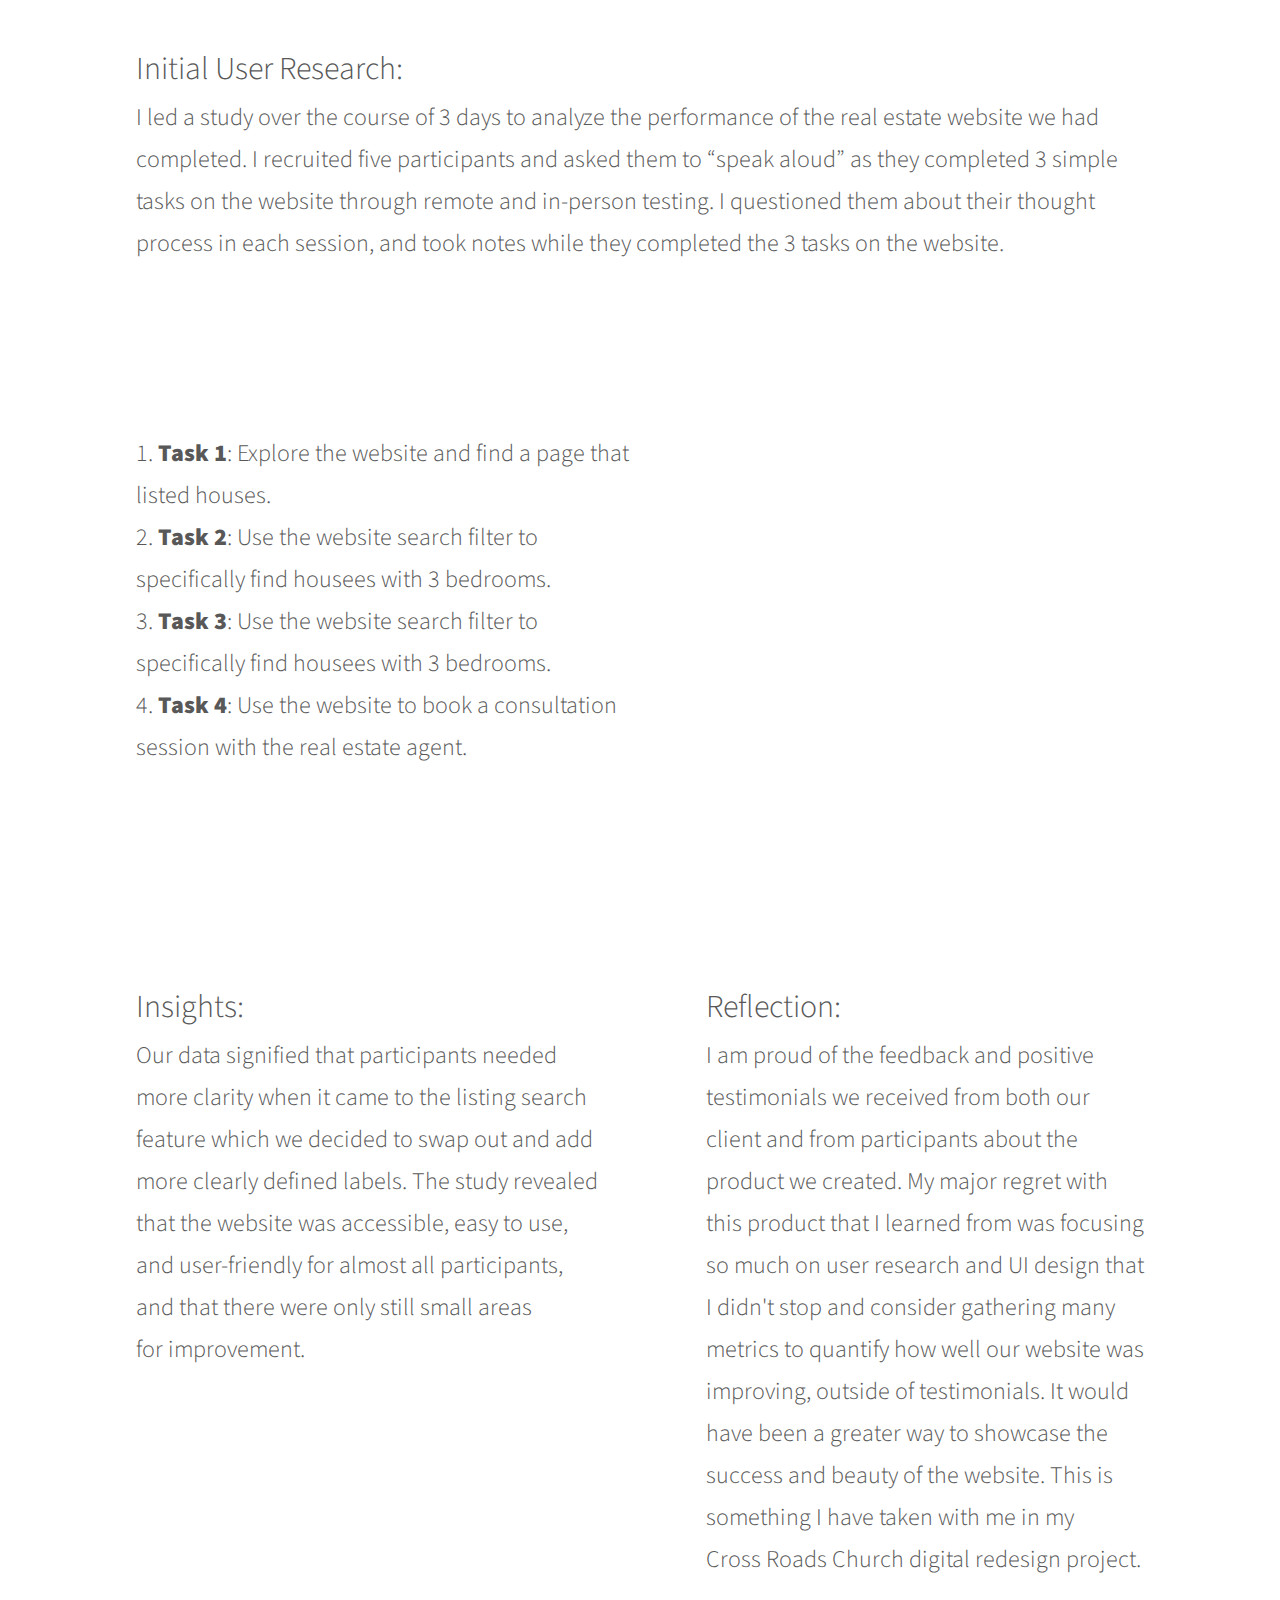
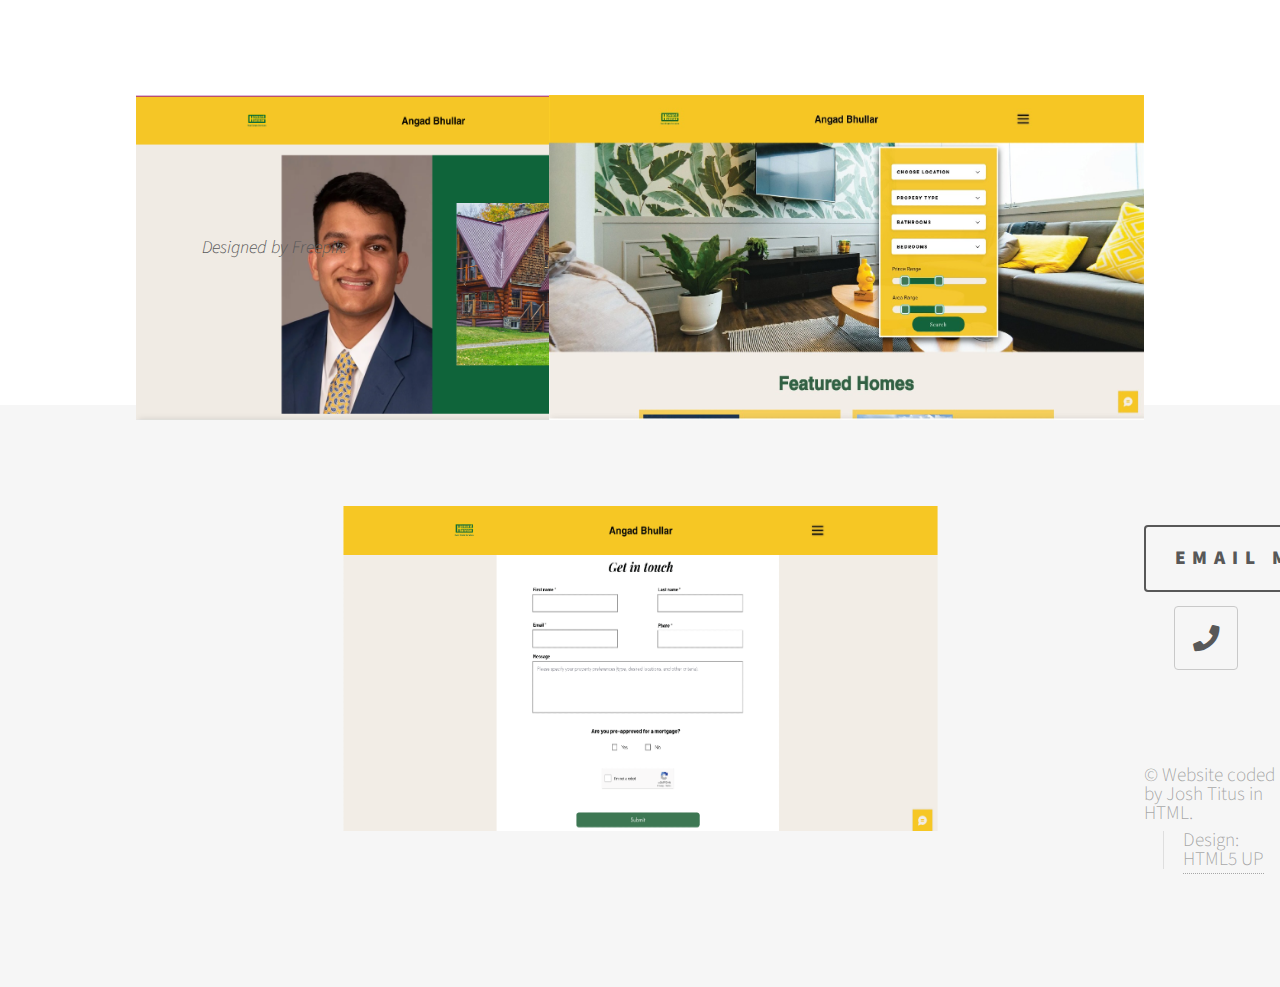
<file: RealEstate.html>
<!DOCTYPE HTML>
<!--
	Phantom by HTML5 UP
	html5up.net | @ajlkn
	Free for personal and commercial use under the CCA 3.0 license (html5up.net/license)
-->
<html>
	<head>
		<title>Generic - Phantom by HTML5 UP</title>
		<meta charset="utf-8" />
		<meta name="viewport" content="width=device-width, initial-scale=1, user-scalable=no" />
		<link rel="stylesheet" href="assets/css/main.css" />
		<noscript><link rel="stylesheet" href="assets/css/noscript.css" /></noscript>
	</head>
	<body class="is-preload">
		<!-- Wrapper -->
			<div id="wrapper">

				<!-- Header -->
					<header id="header">
						<div class="inner">

							<!-- Logo -->
								<a href="index.html" class="logo">
									<span class="symbol"><img src="images/logo.svg" alt="" /></span><span class="title"></span>
								</a>

							<!-- Nav -->
								<nav>
									<ul>
										<li><a href="#menu">Menu</a></li>
									</ul>
								</nav>

						</div>
					</header>

				<!-- Menu -->
					<nav id="menu">
						<h2>Menu</h2>
						<ul>
							<li><a href="index.html">Home</a></li>
							<li><a href="generic.html">Ipsum veroeros</a></li>
							<li><a href="generic.html">Tempus etiam</a></li>
							<li><a href="generic.html">Consequat dolor</a></li>
							<li><a href="elements.html">Elements</a></li>
						</ul>
					</nav>

				<!-- Main -->
					<div id="main">
						<div class="inner">
							<h1>Designing A Real Estate Agent's Website</h1>
							
						
							<div style="width: 100%;">
								<div style="width: 100%; height: 100px; float: left; "> 
									
									<img class="image main"><img src="images/Realtor17.png" width="600" height="325" alt="" >

								
								</div>
								<div style="margin-left: 100%; height: 100px; "> 
								 <span style="float:right;">
									 
									
									<img class="image main"><img src="images/Realtor1.png" width="600" height="325" alt="" >

									
									

								 </span>
								</div>
							</div>
						 </body>

							</p>

							<head></head>
							<body>
								<div style="width: 100%;">
									<div style="width: 50%; height: 100px; float: left; "> 

										<br>
										<br>
						
								 
										
									 <font size="+10">Overview:</font>
									 <br>
									 <font size="+2">A real estate agent wanted a new website to increase his traffic and clientelle. We delivered the finished product to our client receiving a positive testimonial from our stakeholder.  </font>
									 <br>
									 
									 <br>
									 <br>
								

								 
								 
									
									


									</div>
									<div style="margin-left: 50%; height: 100px; "> 
									 <span style="float:right;">
										<br>
										<br>
										
										<font size="+8">Team:</font>
										 <br>
										 <font size="+2">5 UX Designers</font>
										 <br>
										 <font size="+8">Timeline:</font>
										 <br>
										 <font size="+2">January 11, 2024 - April 28, 2024.</font>
										 <br>
										 <font size="+8">My Role:</font>
										 <br>
										 <font size="+2">Lead UX Designer, UI Designer, Lead UX Researcher</font>
										 <br>
										 <font size="+8">Tools: </font>
										 <br>
										 <font size="+2"> Power Points, Google Docs, Wix </font>

										 <br>
							<br>
										


 
 
									 </span>
									</div>
								</div>
							 </body>
							 <br>
								<br>
								<br>
								<br>

							 <body>


								<br>
								<br>
								<br>
								<br>
								<br>
								<br>
								<br>
								<br>
							
															<div style="width: 100%;">
																<div style="width: 50%; height: 100px; float: left; "> 
																 
																
							
																</div>
																<div style="margin-left: 50%; height: 100px; "> 
																 <span style="float:right;">
																	 
																	<br>
								<br>
								<br>
								<br>
																	 <font size="+3">The Solution:</font>
																<br>
																<font size="+2">A new website for our client that received positive testimonials from both our client and research participants.<br>   </font>
							
							 
														
							
							 
																 </span>
																</div>
															</div>
														 </body>



							 <br>
							<br>
							<br>
							<br>
							<br>
							<br>


							<body>


	<br>
	<br>
	<br>
	<br>

								<div style="width: 100%;">
									<div style="width: 50%; height: 100px; float: left; "> 
										<br>
										
									
									 <font size="+3">The Problem:</font>
									 <br>
									 <font size="+2">Design a website that increases business for a real estate agent while staying on brand with his pre-existing website. </font>
									
									


									</div>
									<div style="margin-left: 50%; height: 100px; "> 
									 <span style="float:right;">
										 
										
									

 
									 </span>
									</div>
								</div>
							 </body>
						
							 </body>
							 <br>
							<br>
							<br>
							<br>
							<br>
							<br>
							<br>
							<br>
							
							<br>
							<br>
					
							 <font size="+3">Initial User Research:</font>
									<br>
									<font size="+2">I led a study over the course of 3 days to analyze the performance of the real estate website we had completed. I recruited five participants and asked them to “speak aloud” as they completed 3 simple tasks on the website through remote and in-person testing. I questioned them about their thought process in each session, and took notes while they completed the 3 tasks on the website.
										<br>
										
										<br>
										<br>
							
							<br>
							<br>

										<div style="width: 100%;">
											<div style="width: 50%; height: 100px; float: left; "> 
											 
											
												<font size="+2">1. <b>Task 1</b>: Explore the website and find a page that listed houses.
													<br>
													2. <b>Task 2</b>: Use the website search filter to specifically find housees with 3 bedrooms.
													<br>
													3. <b>Task 3</b>: Use the website search filter to specifically find housees with 3 bedrooms.
													<br>
													4. <b>Task 4</b>: Use the website to book a consultation session with the real estate agent.</font>
													<br>
													<br>
													<br>

													
												</div>
											</div>
											<br>
											<br>
											<br>
											<br>
											<br>
											<br>
											<br>


										<br>
										<br>

										<br>
										<br>


									<br>
									<br>
										<div style="width: 100%;">
											<div style="width: 50%; height: 100px; float: left; "> 
											 
											
											 <font size="+3">Insights:</font>
											 <br>
											 <font size="+2">Our data signified that participants needed <br>more clarity when it came to the listing search<br> feature which we decided to swap out and add<br> more clearly defined labels. The study revealed<br> that the website was accessible, easy to use,<br> and user-friendly for almost all participants, <br>and that there were only still small areas <br>for improvement. </font>
											
											
		
		
											</div>
											<div style="margin-left: 50%; height: 100px; "> 
											 <span style="float:right;">
												 
												
												 <font size="+3">Reflection:</font>
											<br>
											<font size="+2">I am proud of the feedback and positive<br> testimonials we received from both our <br>client and from participants about the <br>product we created. My major regret with<br> this product that I learned from was focusing<br> so much on user research and UI design that <br>I didn't stop and consider gathering many<br> metrics to quantify how well our website was <br>improving, outside of testimonials. It would <br>have been a greater way to showcase the<br> success and beauty of the website. This is<br> something I have taken with me in my <br>Cross Roads Church digital redesign project.<br>   </font>
		
		 
											<br>

											

										
										
		
		 
											 </span>
											</div>
										</div>



							
											<body>
	
	
											
											
																			
	
																						
						
																							 <br>
																							 <br>
																							 <br>
																							 <br>
																							 <br>
																							 <br>
																							 <br>
																							 <br>
																							 <br>

										<br>
										<br>
																							 <br>


									</body>
							
									<div style="width: 100%;">
										<div style="width: 100%; height: 100px; float: left; "> 
											
											<img class="image main"><img src="images/Realtor4.png" width="595" height="325" alt="" >
	
										
										</div>
										<div style="margin-left: 100%; height: 100px; "> 
										 <span style="float:right;">
											 
											
											<img class="image main"><img src="images/Realtor56.jpg" width="595" height="325" alt="" >

	
											
											
	 
										 </span>
										</div>
									</div>
								 
									<div style="width: 100%;">
										<div style="width: 100%; height: 100px; float: left; "> 
											
										
									<center>	<img class="image main"><img src="images/Realtor57.png" width="595" height="325" alt="" > </center>
	
										
										</div>
										<div style="margin-left: 100%; height: 100px; "> 
										 <span style="float:right;">
											 
											

	
											
											
	 
										 </span>
										</div>
									</div>
								
								
								</body>


								 
								
								 
								
								



										

										
										<br>
								</div>

										


										
												 <center> <font size="+1"> <i>Designed by Freepik. </i></font> </center>
												  


										<!--
<img class="image main"><img src="images/affinity_map.png" width="600" height="500" alt="" >
										<img class="image main"><img src="images/Themes.png" width="600" height="500" alt="" >

-->

										
										<br>

									</span>
								   </div>
							   </div>




							   
							<!--
							</body>
							
								<div style="width: 100%;">
									<div style="width: 100%; height: 100px; float: left; "> 
										
										<img class="image main"><img src="images/affinity_map.png" width="600" height="500" alt="" >

									
									</div>
									<div style="margin-left: 100%; height: 100px; "> 
									 <span style="float:right;">
										 
										
										<img class="image main"><img src="images/Themes.png" width="600" height="500" alt="" >

										
 
									 </span>
									</div>
								</div>
							 </body>
							 -->

							
								
						</div>
					</div>

				<!-- Footer -->
				
				<footer id="footer">
					<div class="inner">
						
						<!-- <section>
							<h2>Contact Me</h2>
							<form method="post" action="#">
								<div class="fields">
									<div class="field half">
										<input type="text" name="name" id="name" placeholder="Name" />
									</div>
									<div class="field half">
										<input type="email" name="email" id="mailto:recipient@example.com" placeholder="Email" />
									</div>
									<div class="field">
										<textarea name="message" id="message" placeholder="Message"></textarea>
									</div>
								</div>
								<ul class="actions">
									<li><input type="submit" value="Send" class="primary" href="mailto:recipient@example.com"></li>
-->

									<center><a href="mailto:joshtitus505@gmail.com"  class="button" target="_blank" rel="noreferrer noopener"><b>Email Me</b></a> </center>


								</ul>
							</form>
						</section>
						<section>
							<ul class="icons">
					
								<li><a href="240-205-5701" class="icon solid style2 fa-phone"><span class="label">Phone</span></a></li>
<!--							<li><a href="mailto:joshtitus505@gmail.com" class="icon solid style2 fa-envelope"><span class="label">Email</span></a></li> -->	
							</ul>
						</section>
						<ul class="copyright">
							<li>&copy; Website coded by Josh Titus in HTML.</li><li>Design: <a href="http://html5up.net">HTML5 UP</a></li>
						</ul>
					</div>
				</footer>

									</div>






			

		</div>
	<!-- Scripts -->
		<script src="assets/js/jquery.min.js"></script>
		<script src="assets/js/browser.min.js"></script>
		<script src="assets/js/breakpoints.min.js"></script>
		<script src="assets/js/util.js"></script>
		<script src="assets/js/main.js"></script>

</body>
</html>
</file>
<file: assets/css/noscript.css>
/*
	Phantom by HTML5 UP
	html5up.net | @ajlkn
	Free for personal and commercial use under the CCA 3.0 license (html5up.net/license)
*/

/* Tiles */

	body.is-preload .tiles article {
		-moz-transform: none;
		-webkit-transform: none;
		-ms-transform: none;
		transform: none;
		opacity: 1;
	}
</file>
<file: assets/css/main.css>
@import url(fontawesome-all.min.css);
@import url("https://fonts.googleapis.com/css?family=Source+Sans+Pro:300,700,900");

/*
	Phantom by HTML5 UP
	html5up.net | @ajlkn
	Free for personal and commercial use under the CCA 3.0 license (html5up.net/license)
*/

html, body, div, span, applet, object,
iframe, h1, h2, h3, h4, h5, h6, p, blockquote,
pre, a, abbr, acronym, address, big, cite,
code, del, dfn, em, img, ins, kbd, q, s, samp,
small, strike, strong, sub, sup, tt, var, b,
u, i, center, dl, dt, dd, ol, ul, li, fieldset,
form, label, legend, table, caption, tbody,
tfoot, thead, tr, th, td, article, aside,
canvas, details, embed, figure, figcaption,
footer, header, hgroup, menu, nav, output, ruby,
section, summary, time, mark, audio, video {
	margin: 0;
	padding: 0;
	border: 0;
	font-size: 100%;
	font: inherit;
	vertical-align: baseline;}

article, aside, details, figcaption, figure,
footer, header, hgroup, menu, nav, section {
	display: block;}

body {
	line-height: 1;
}

ol, ul {
	list-style: none;
}

blockquote, q {
	quotes: none;
}

	blockquote:before, blockquote:after, q:before, q:after {
		content: '';
		content: none;
	}

table {
	border-collapse: collapse;
	border-spacing: 0;
}

body {
	-webkit-text-size-adjust: none;
}

mark {
	background-color: transparent;
	color: inherit;
}

input::-moz-focus-inner {
	border: 0;
	padding: 0;
}

input, select, textarea {
	-moz-appearance: none;
	-webkit-appearance: none;
	-ms-appearance: none;
	appearance: none;
}

/* Basic */

	@-ms-viewport {
		width: device-width;
	}

	body {
		-ms-overflow-style: scrollbar;
	}

	@media screen and (max-width: 480px) {

		html, body {
			min-width: 320px;
		}

	}

	html {
		box-sizing: border-box;
	}

	*, *:before, *:after {
		box-sizing: inherit;
	}

	body {
		background: #ffffff;
	}

		body.is-preload *, body.is-preload *:before, body.is-preload *:after {
			-moz-animation: none !important;
			-webkit-animation: none !important;
			-ms-animation: none !important;
			animation: none !important;
			-moz-transition: none !important;
			-webkit-transition: none !important;
			-ms-transition: none !important;
			transition: none !important;
		}

/* Type */

	body, input, select, textarea {
		color: #585858;
		font-family: "Source Sans Pro", Helvetica, sans-serif;
		font-size: 16pt;
		font-weight: 300;
		line-height: 1.75;
	}

		@media screen and (max-width: 1680px) {

			body, input, select, textarea {
				font-size: 14pt;
			}

		}

		@media screen and (max-width: 1280px) {

			body, input, select, textarea {
				font-size: 12pt;
			}

		}

	a {
		-moz-transition: border-bottom-color 0.2s ease, color 0.2s ease;
		-webkit-transition: border-bottom-color 0.2s ease, color 0.2s ease;
		-ms-transition: border-bottom-color 0.2s ease, color 0.2s ease;
		transition: border-bottom-color 0.2s ease, color 0.2s ease;
		text-decoration: none;
		color: #585858;
		border-bottom: dotted 1px rgba(88, 88, 88, 0.5);
	}

		a:hover {
			border-bottom-color: transparent;
			color: #f2849e !important;
		}

	strong, b {
		font-weight: 900;
	}

	em, i {
		font-style: italic;
	}

	p {
		margin: 0 0 2em 0;
	}

	h1 {
		font-size: 2.75em;
		font-weight: 700;
		line-height: 1.3;
		margin: 0 0 1em 0;
		letter-spacing: -0.035em;
	}

		h1 a {
			color: inherit;
		}

		@media screen and (max-width: 736px) {

			h1 {
				font-size: 2em;
				margin: 0 0 1em 0;
			}

		}

		@media screen and (max-width: 360px) {

			h1 {
				font-size: 1.75em;
			}

		}

	h2, h3, h4, h5, h6 {
		font-weight: 900;
		line-height: 1.5;
		margin: 0 0 2em 0;
	/*	text-transform: lowercase;
		letter-spacing: 0; /* was 0.35em*/ 
	}

		h2 a, h3 a, h4 a, h5 a, h6 a {
			color: inherit;
		}

	h2 {
		font-size: 1.1em;
	}

	h3 {
		font-size: 1em;
	}

	h4 {
		font-size: 0.8em;
	}

	h5 {
		font-size: 0.8em;
	}

	h6 {
		font-size: 0.8em;
	}

	@media screen and (max-width: 980px) {

		h1 br, h2 br, h3 br, h4 br, h5 br, h6 br {
			display: none;
		}

	}

	@media screen and (max-width: 736px) {

		h2 {
			font-size: 1em;
		}

		h3 {
			font-size: 0.8em;
		}

	}

	sub {
		font-size: 0.8em;
		position: relative;
		top: 0.5em;
	}

	sup {
		font-size: 0.8em;
		position: relative;
		top: -0.5em;
	}

	blockquote {
		border-left: solid 4px #c9c9c9;
		font-style: italic;
		margin: 0 0 2em 0;
		padding: 0.5em 0 0.5em 2em;
	}

	code {
		background: rgba(144, 144, 144, 0.075);
		border-radius: 4px;
		border: solid 1px #c9c9c9;
		font-family: "Courier New", monospace;
		font-size: 0.9em;
		margin: 0 0.25em;
		padding: 0.25em 0.65em;
	}

	pre {
		-webkit-overflow-scrolling: touch;
		font-family: "Courier New", monospace;
		font-size: 0.9em;
		margin: 0 0 2em 0;
	}

		pre code {
			display: block;
			line-height: 1.75;
			padding: 1em 1.5em;
			overflow-x: auto;
		}

	hr {
		border: 0;
		border-bottom: solid 1px #c9c9c9;
		margin: 2em 0;
	}

		hr.major {
			margin: 3em 0;
		}

	.align-left {
		text-align: left;
	}

	.align-center {
		text-align: center;
	}

	.align-right {
		text-align: right;
	}

/* Row */

	.row {
		display: flex;
		flex-wrap: wrap;
		box-sizing: border-box;
		align-items: stretch;
	}

		.row > * {
			box-sizing: border-box;
		}

		.row.gtr-uniform > * > :last-child {
			margin-bottom: 0;
		}

		.row.aln-left {
			justify-content: flex-start;
		}

		.row.aln-center {
			justify-content: center;
		}

		.row.aln-right {
			justify-content: flex-end;
		}

		.row.aln-top {
			align-items: flex-start;
		}

		.row.aln-middle {
			align-items: center;
		}

		.row.aln-bottom {
			align-items: flex-end;
		}

		.row > .imp {
			order: -1;
		}

		.row > .col-1 {
			width: 8.33333%;
		}

		.row > .off-1 {
			margin-left: 8.33333%;
		}

		.row > .col-2 {
			width: 16.66667%;
		}

		.row > .off-2 {
			margin-left: 16.66667%;
		}

		.row > .col-3 {
			width: 25%;
		}

		.row > .off-3 {
			margin-left: 25%;
		}

		.row > .col-4 {
			width: 33.33333%;
		}

		.row > .off-4 {
			margin-left: 33.33333%;
		}

		.row > .col-5 {
			width: 41.66667%;
		}

		.row > .off-5 {
			margin-left: 41.66667%;
		}

		.row > .col-6 {
			width: 50%;
		}

		.row > .off-6 {
			margin-left: 50%;
		}

		.row > .col-7 {
			width: 58.33333%;
		}

		.row > .off-7 {
			margin-left: 58.33333%;
		}

		.row > .col-8 {
			width: 66.66667%;
		}

		.row > .off-8 {
			margin-left: 66.66667%;
		}

		.row > .col-9 {
			width: 75%;
		}

		.row > .off-9 {
			margin-left: 75%;
		}

		.row > .col-10 {
			width: 83.33333%;
		}

		.row > .off-10 {
			margin-left: 83.33333%;
		}

		.row > .col-11 {
			width: 91.66667%;
		}

		.row > .off-11 {
			margin-left: 91.66667%;
		}

		.row > .col-12 {
			width: 100%;
		}

		.row > .off-12 {
			margin-left: 100%;
		}

		.row.gtr-0 {
			margin-top: 0;
			margin-left: 0em;
		}

			.row.gtr-0 > * {
				padding: 0 0 0 0em;
			}

			.row.gtr-0.gtr-uniform {
				margin-top: 0em;
			}

				.row.gtr-0.gtr-uniform > * {
					padding-top: 0em;
				}

		.row.gtr-25 {
			margin-top: 0;
			margin-left: -0.5em;
		}

			.row.gtr-25 > * {
				padding: 0 0 0 0.5em;
			}

			.row.gtr-25.gtr-uniform {
				margin-top: -0.5em;
			}

				.row.gtr-25.gtr-uniform > * {
					padding-top: 0.5em;
				}

		.row.gtr-50 {
			margin-top: 0;
			margin-left: -1em;
		}

			.row.gtr-50 > * {
				padding: 0 0 0 1em;
			}

			.row.gtr-50.gtr-uniform {
				margin-top: -1em;
			}

				.row.gtr-50.gtr-uniform > * {
					padding-top: 1em;
				}

		.row {
			margin-top: 0;
			margin-left: -2em;
		}

			.row > * {
				padding: 0 0 0 2em;
			}

			.row.gtr-uniform {
				margin-top: -2em;
			}

				.row.gtr-uniform > * {
					padding-top: 2em;
				}

		.row.gtr-150 {
			margin-top: 0;
			margin-left: -3em;
		}

			.row.gtr-150 > * {
				padding: 0 0 0 3em;
			}

			.row.gtr-150.gtr-uniform {
				margin-top: -3em;
			}

				.row.gtr-150.gtr-uniform > * {
					padding-top: 3em;
				}

		.row.gtr-200 {
			margin-top: 0;
			margin-left: -4em;
		}

			.row.gtr-200 > * {
				padding: 0 0 0 4em;
			}

			.row.gtr-200.gtr-uniform {
				margin-top: -4em;
			}

				.row.gtr-200.gtr-uniform > * {
					padding-top: 4em;
				}

		@media screen and (max-width: 1680px) {

			.row {
				display: flex;
				flex-wrap: wrap;
				box-sizing: border-box;
				align-items: stretch;
			}

				.row > * {
					box-sizing: border-box;
				}

				.row.gtr-uniform > * > :last-child {
					margin-bottom: 0;
				}

				.row.aln-left {
					justify-content: flex-start;
				}

				.row.aln-center {
					justify-content: center;
				}

				.row.aln-right {
					justify-content: flex-end;
				}

				.row.aln-top {
					align-items: flex-start;
				}

				.row.aln-middle {
					align-items: center;
				}

				.row.aln-bottom {
					align-items: flex-end;
				}

				.row > .imp-xlarge {
					order: -1;
				}

				.row > .col-1-xlarge {
					width: 8.33333%;
				}

				.row > .off-1-xlarge {
					margin-left: 8.33333%;
				}

				.row > .col-2-xlarge {
					width: 16.66667%;
				}

				.row > .off-2-xlarge {
					margin-left: 16.66667%;
				}

				.row > .col-3-xlarge {
					width: 25%;
				}

				.row > .off-3-xlarge {
					margin-left: 25%;
				}

				.row > .col-4-xlarge {
					width: 33.33333%;
				}

				.row > .off-4-xlarge {
					margin-left: 33.33333%;
				}

				.row > .col-5-xlarge {
					width: 41.66667%;
				}

				.row > .off-5-xlarge {
					margin-left: 41.66667%;
				}

				.row > .col-6-xlarge {
					width: 50%;
				}

				.row > .off-6-xlarge {
					margin-left: 50%;
				}

				.row > .col-7-xlarge {
					width: 58.33333%;
				}

				.row > .off-7-xlarge {
					margin-left: 58.33333%;
				}

				.row > .col-8-xlarge {
					width: 66.66667%;
				}

				.row > .off-8-xlarge {
					margin-left: 66.66667%;
				}

				.row > .col-9-xlarge {
					width: 75%;
				}

				.row > .off-9-xlarge {
					margin-left: 75%;
				}

				.row > .col-10-xlarge {
					width: 83.33333%;
				}

				.row > .off-10-xlarge {
					margin-left: 83.33333%;
				}

				.row > .col-11-xlarge {
					width: 91.66667%;
				}

				.row > .off-11-xlarge {
					margin-left: 91.66667%;
				}

				.row > .col-12-xlarge {
					width: 100%;
				}

				.row > .off-12-xlarge {
					margin-left: 100%;
				}

				.row.gtr-0 {
					margin-top: 0;
					margin-left: 0em;
				}

					.row.gtr-0 > * {
						padding: 0 0 0 0em;
					}

					.row.gtr-0.gtr-uniform {
						margin-top: 0em;
					}

						.row.gtr-0.gtr-uniform > * {
							padding-top: 0em;
						}

				.row.gtr-25 {
					margin-top: 0;
					margin-left: -0.5em;
				}

					.row.gtr-25 > * {
						padding: 0 0 0 0.5em;
					}

					.row.gtr-25.gtr-uniform {
						margin-top: -0.5em;
					}

						.row.gtr-25.gtr-uniform > * {
							padding-top: 0.5em;
						}

				.row.gtr-50 {
					margin-top: 0;
					margin-left: -1em;
				}

					.row.gtr-50 > * {
						padding: 0 0 0 1em;
					}

					.row.gtr-50.gtr-uniform {
						margin-top: -1em;
					}

						.row.gtr-50.gtr-uniform > * {
							padding-top: 1em;
						}

				.row {
					margin-top: 0;
					margin-left: -2em;
				}

					.row > * {
						padding: 0 0 0 2em;
					}

					.row.gtr-uniform {
						margin-top: -2em;
					}

						.row.gtr-uniform > * {
							padding-top: 2em;
						}

				.row.gtr-150 {
					margin-top: 0;
					margin-left: -3em;
				}

					.row.gtr-150 > * {
						padding: 0 0 0 3em;
					}

					.row.gtr-150.gtr-uniform {
						margin-top: -3em;
					}

						.row.gtr-150.gtr-uniform > * {
							padding-top: 3em;
						}

				.row.gtr-200 {
					margin-top: 0;
					margin-left: -4em;
				}

					.row.gtr-200 > * {
						padding: 0 0 0 4em;
					}

					.row.gtr-200.gtr-uniform {
						margin-top: -4em;
					}

						.row.gtr-200.gtr-uniform > * {
							padding-top: 4em;
						}

		}

		@media screen and (max-width: 1280px) {

			.row {
				display: flex;
				flex-wrap: wrap;
				box-sizing: border-box;
				align-items: stretch;
			}

				.row > * {
					box-sizing: border-box;
				}

				.row.gtr-uniform > * > :last-child {
					margin-bottom: 0;
				}

				.row.aln-left {
					justify-content: flex-start;
				}

				.row.aln-center {
					justify-content: center;
				}

				.row.aln-right {
					justify-content: flex-end;
				}

				.row.aln-top {
					align-items: flex-start;
				}

				.row.aln-middle {
					align-items: center;
				}

				.row.aln-bottom {
					align-items: flex-end;
				}

				.row > .imp-large {
					order: -1;
				}

				.row > .col-1-large {
					width: 8.33333%;
				}

				.row > .off-1-large {
					margin-left: 8.33333%;
				}

				.row > .col-2-large {
					width: 16.66667%;
				}

				.row > .off-2-large {
					margin-left: 16.66667%;
				}

				.row > .col-3-large {
					width: 25%;
				}

				.row > .off-3-large {
					margin-left: 25%;
				}

				.row > .col-4-large {
					width: 33.33333%;
				}

				.row > .off-4-large {
					margin-left: 33.33333%;
				}

				.row > .col-5-large {
					width: 41.66667%;
				}

				.row > .off-5-large {
					margin-left: 41.66667%;
				}

				.row > .col-6-large {
					width: 50%;
				}

				.row > .off-6-large {
					margin-left: 50%;
				}

				.row > .col-7-large {
					width: 58.33333%;
				}

				.row > .off-7-large {
					margin-left: 58.33333%;
				}

				.row > .col-8-large {
					width: 66.66667%;
				}

				.row > .off-8-large {
					margin-left: 66.66667%;
				}

				.row > .col-9-large {
					width: 75%;
				}

				.row > .off-9-large {
					margin-left: 75%;
				}

				.row > .col-10-large {
					width: 83.33333%;
				}

				.row > .off-10-large {
					margin-left: 83.33333%;
				}

				.row > .col-11-large {
					width: 91.66667%;
				}

				.row > .off-11-large {
					margin-left: 91.66667%;
				}

				.row > .col-12-large {
					width: 100%;
				}

				.row > .off-12-large {
					margin-left: 100%;
				}

				.row.gtr-0 {
					margin-top: 0;
					margin-left: 0em;
				}

					.row.gtr-0 > * {
						padding: 0 0 0 0em;
					}

					.row.gtr-0.gtr-uniform {
						margin-top: 0em;
					}

						.row.gtr-0.gtr-uniform > * {
							padding-top: 0em;
						}

				.row.gtr-25 {
					margin-top: 0;
					margin-left: -0.5em;
				}

					.row.gtr-25 > * {
						padding: 0 0 0 0.5em;
					}

					.row.gtr-25.gtr-uniform {
						margin-top: -0.5em;
					}

						.row.gtr-25.gtr-uniform > * {
							padding-top: 0.5em;
						}

				.row.gtr-50 {
					margin-top: 0;
					margin-left: -1em;
				}

					.row.gtr-50 > * {
						padding: 0 0 0 1em;
					}

					.row.gtr-50.gtr-uniform {
						margin-top: -1em;
					}

						.row.gtr-50.gtr-uniform > * {
							padding-top: 1em;
						}

				.row {
					margin-top: 0;
					margin-left: -2em;
				}

					.row > * {
						padding: 0 0 0 2em;
					}

					.row.gtr-uniform {
						margin-top: -2em;
					}

						.row.gtr-uniform > * {
							padding-top: 2em;
						}

				.row.gtr-150 {
					margin-top: 0;
					margin-left: -3em;
				}

					.row.gtr-150 > * {
						padding: 0 0 0 3em;
					}

					.row.gtr-150.gtr-uniform {
						margin-top: -3em;
					}

						.row.gtr-150.gtr-uniform > * {
							padding-top: 3em;
						}

				.row.gtr-200 {
					margin-top: 0;
					margin-left: -4em;
				}

					.row.gtr-200 > * {
						padding: 0 0 0 4em;
					}

					.row.gtr-200.gtr-uniform {
						margin-top: -4em;
					}

						.row.gtr-200.gtr-uniform > * {
							padding-top: 4em;
						}

		}

		@media screen and (max-width: 980px) {

			.row {
				display: flex;
				flex-wrap: wrap;
				box-sizing: border-box;
				align-items: stretch;
			}

				.row > * {
					box-sizing: border-box;
				}

				.row.gtr-uniform > * > :last-child {
					margin-bottom: 0;
				}

				.row.aln-left {
					justify-content: flex-start;
				}

				.row.aln-center {
					justify-content: center;
				}

				.row.aln-right {
					justify-content: flex-end;
				}

				.row.aln-top {
					align-items: flex-start;
				}

				.row.aln-middle {
					align-items: center;
				}

				.row.aln-bottom {
					align-items: flex-end;
				}

				.row > .imp-medium {
					order: -1;
				}

				.row > .col-1-medium {
					width: 8.33333%;
				}

				.row > .off-1-medium {
					margin-left: 8.33333%;
				}

				.row > .col-2-medium {
					width: 16.66667%;
				}

				.row > .off-2-medium {
					margin-left: 16.66667%;
				}

				.row > .col-3-medium {
					width: 25%;
				}

				.row > .off-3-medium {
					margin-left: 25%;
				}

				.row > .col-4-medium {
					width: 33.33333%;
				}

				.row > .off-4-medium {
					margin-left: 33.33333%;
				}

				.row > .col-5-medium {
					width: 41.66667%;
				}

				.row > .off-5-medium {
					margin-left: 41.66667%;
				}

				.row > .col-6-medium {
					width: 50%;
				}

				.row > .off-6-medium {
					margin-left: 50%;
				}

				.row > .col-7-medium {
					width: 58.33333%;
				}

				.row > .off-7-medium {
					margin-left: 58.33333%;
				}

				.row > .col-8-medium {
					width: 66.66667%;
				}

				.row > .off-8-medium {
					margin-left: 66.66667%;
				}

				.row > .col-9-medium {
					width: 75%;
				}

				.row > .off-9-medium {
					margin-left: 75%;
				}

				.row > .col-10-medium {
					width: 83.33333%;
				}

				.row > .off-10-medium {
					margin-left: 83.33333%;
				}

				.row > .col-11-medium {
					width: 91.66667%;
				}

				.row > .off-11-medium {
					margin-left: 91.66667%;
				}

				.row > .col-12-medium {
					width: 100%;
				}

				.row > .off-12-medium {
					margin-left: 100%;
				}

				.row.gtr-0 {
					margin-top: 0;
					margin-left: 0em;
				}

					.row.gtr-0 > * {
						padding: 0 0 0 0em;
					}

					.row.gtr-0.gtr-uniform {
						margin-top: 0em;
					}

						.row.gtr-0.gtr-uniform > * {
							padding-top: 0em;
						}

				.row.gtr-25 {
					margin-top: 0;
					margin-left: -0.375em;
				}

					.row.gtr-25 > * {
						padding: 0 0 0 0.375em;
					}

					.row.gtr-25.gtr-uniform {
						margin-top: -0.375em;
					}

						.row.gtr-25.gtr-uniform > * {
							padding-top: 0.375em;
						}

				.row.gtr-50 {
					margin-top: 0;
					margin-left: -0.75em;
				}

					.row.gtr-50 > * {
						padding: 0 0 0 0.75em;
					}

					.row.gtr-50.gtr-uniform {
						margin-top: -0.75em;
					}

						.row.gtr-50.gtr-uniform > * {
							padding-top: 0.75em;
						}

				.row {
					margin-top: 0;
					margin-left: -1.5em;
				}

					.row > * {
						padding: 0 0 0 1.5em;
					}

					.row.gtr-uniform {
						margin-top: -1.5em;
					}

						.row.gtr-uniform > * {
							padding-top: 1.5em;
						}

				.row.gtr-150 {
					margin-top: 0;
					margin-left: -2.25em;
				}

					.row.gtr-150 > * {
						padding: 0 0 0 2.25em;
					}

					.row.gtr-150.gtr-uniform {
						margin-top: -2.25em;
					}

						.row.gtr-150.gtr-uniform > * {
							padding-top: 2.25em;
						}

				.row.gtr-200 {
					margin-top: 0;
					margin-left: -3em;
				}

					.row.gtr-200 > * {
						padding: 0 0 0 3em;
					}

					.row.gtr-200.gtr-uniform {
						margin-top: -3em;
					}

						.row.gtr-200.gtr-uniform > * {
							padding-top: 3em;
						}

		}

		@media screen and (max-width: 736px) {

			.row {
				display: flex;
				flex-wrap: wrap;
				box-sizing: border-box;
				align-items: stretch;
			}

				.row > * {
					box-sizing: border-box;
				}

				.row.gtr-uniform > * > :last-child {
					margin-bottom: 0;
				}

				.row.aln-left {
					justify-content: flex-start;
				}

				.row.aln-center {
					justify-content: center;
				}

				.row.aln-right {
					justify-content: flex-end;
				}

				.row.aln-top {
					align-items: flex-start;
				}

				.row.aln-middle {
					align-items: center;
				}

				.row.aln-bottom {
					align-items: flex-end;
				}

				.row > .imp-small {
					order: -1;
				}

				.row > .col-1-small {
					width: 8.33333%;
				}

				.row > .off-1-small {
					margin-left: 8.33333%;
				}

				.row > .col-2-small {
					width: 16.66667%;
				}

				.row > .off-2-small {
					margin-left: 16.66667%;
				}

				.row > .col-3-small {
					width: 25%;
				}

				.row > .off-3-small {
					margin-left: 25%;
				}

				.row > .col-4-small {
					width: 33.33333%;
				}

				.row > .off-4-small {
					margin-left: 33.33333%;
				}

				.row > .col-5-small {
					width: 41.66667%;
				}

				.row > .off-5-small {
					margin-left: 41.66667%;
				}

				.row > .col-6-small {
					width: 50%;
				}

				.row > .off-6-small {
					margin-left: 50%;
				}

				.row > .col-7-small {
					width: 58.33333%;
				}

				.row > .off-7-small {
					margin-left: 58.33333%;
				}

				.row > .col-8-small {
					width: 66.66667%;
				}

				.row > .off-8-small {
					margin-left: 66.66667%;
				}

				.row > .col-9-small {
					width: 75%;
				}

				.row > .off-9-small {
					margin-left: 75%;
				}

				.row > .col-10-small {
					width: 83.33333%;
				}

				.row > .off-10-small {
					margin-left: 83.33333%;
				}

				.row > .col-11-small {
					width: 91.66667%;
				}

				.row > .off-11-small {
					margin-left: 91.66667%;
				}

				.row > .col-12-small {
					width: 100%;
				}

				.row > .off-12-small {
					margin-left: 100%;
				}

				.row.gtr-0 {
					margin-top: 0;
					margin-left: 0em;
				}

					.row.gtr-0 > * {
						padding: 0 0 0 0em;
					}

					.row.gtr-0.gtr-uniform {
						margin-top: 0em;
					}

						.row.gtr-0.gtr-uniform > * {
							padding-top: 0em;
						}

				.row.gtr-25 {
					margin-top: 0;
					margin-left: -0.25em;
				}

					.row.gtr-25 > * {
						padding: 0 0 0 0.25em;
					}

					.row.gtr-25.gtr-uniform {
						margin-top: -0.25em;
					}

						.row.gtr-25.gtr-uniform > * {
							padding-top: 0.25em;
						}

				.row.gtr-50 {
					margin-top: 0;
					margin-left: -0.5em;
				}

					.row.gtr-50 > * {
						padding: 0 0 0 0.5em;
					}

					.row.gtr-50.gtr-uniform {
						margin-top: -0.5em;
					}

						.row.gtr-50.gtr-uniform > * {
							padding-top: 0.5em;
						}

				.row {
					margin-top: 0;
					margin-left: -1em;
				}

					.row > * {
						padding: 0 0 0 1em;
					}

					.row.gtr-uniform {
						margin-top: -1em;
					}

						.row.gtr-uniform > * {
							padding-top: 1em;
						}

				.row.gtr-150 {
					margin-top: 0;
					margin-left: -1.5em;
				}

					.row.gtr-150 > * {
						padding: 0 0 0 1.5em;
					}

					.row.gtr-150.gtr-uniform {
						margin-top: -1.5em;
					}

						.row.gtr-150.gtr-uniform > * {
							padding-top: 1.5em;
						}

				.row.gtr-200 {
					margin-top: 0;
					margin-left: -2em;
				}

					.row.gtr-200 > * {
						padding: 0 0 0 2em;
					}

					.row.gtr-200.gtr-uniform {
						margin-top: -2em;
					}

						.row.gtr-200.gtr-uniform > * {
							padding-top: 2em;
						}

		}

		@media screen and (max-width: 480px) {

			.row {
				display: flex;
				flex-wrap: wrap;
				box-sizing: border-box;
				align-items: stretch;
			}

				.row > * {
					box-sizing: border-box;
				}

				.row.gtr-uniform > * > :last-child {
					margin-bottom: 0;
				}

				.row.aln-left {
					justify-content: flex-start;
				}

				.row.aln-center {
					justify-content: center;
				}

				.row.aln-right {
					justify-content: flex-end;
				}

				.row.aln-top {
					align-items: flex-start;
				}

				.row.aln-middle {
					align-items: center;
				}

				.row.aln-bottom {
					align-items: flex-end;
				}

				.row > .imp-xsmall {
					order: -1;
				}

				.row > .col-1-xsmall {
					width: 8.33333%;
				}

				.row > .off-1-xsmall {
					margin-left: 8.33333%;
				}

				.row > .col-2-xsmall {
					width: 16.66667%;
				}

				.row > .off-2-xsmall {
					margin-left: 16.66667%;
				}

				.row > .col-3-xsmall {
					width: 25%;
				}

				.row > .off-3-xsmall {
					margin-left: 25%;
				}

				.row > .col-4-xsmall {
					width: 33.33333%;
				}

				.row > .off-4-xsmall {
					margin-left: 33.33333%;
				}

				.row > .col-5-xsmall {
					width: 41.66667%;
				}

				.row > .off-5-xsmall {
					margin-left: 41.66667%;
				}

				.row > .col-6-xsmall {
					width: 50%;
				}

				.row > .off-6-xsmall {
					margin-left: 50%;
				}

				.row > .col-7-xsmall {
					width: 58.33333%;
				}

				.row > .off-7-xsmall {
					margin-left: 58.33333%;
				}

				.row > .col-8-xsmall {
					width: 66.66667%;
				}

				.row > .off-8-xsmall {
					margin-left: 66.66667%;
				}

				.row > .col-9-xsmall {
					width: 75%;
				}

				.row > .off-9-xsmall {
					margin-left: 75%;
				}

				.row > .col-10-xsmall {
					width: 83.33333%;
				}

				.row > .off-10-xsmall {
					margin-left: 83.33333%;
				}

				.row > .col-11-xsmall {
					width: 91.66667%;
				}

				.row > .off-11-xsmall {
					margin-left: 91.66667%;
				}

				.row > .col-12-xsmall {
					width: 100%;
				}

				.row > .off-12-xsmall {
					margin-left: 100%;
				}

				.row.gtr-0 {
					margin-top: 0;
					margin-left: 0em;
				}

					.row.gtr-0 > * {
						padding: 0 0 0 0em;
					}

					.row.gtr-0.gtr-uniform {
						margin-top: 0em;
					}

						.row.gtr-0.gtr-uniform > * {
							padding-top: 0em;
						}

				.row.gtr-25 {
					margin-top: 0;
					margin-left: -0.25em;
				}

					.row.gtr-25 > * {
						padding: 0 0 0 0.25em;
					}

					.row.gtr-25.gtr-uniform {
						margin-top: -0.25em;
					}

						.row.gtr-25.gtr-uniform > * {
							padding-top: 0.25em;
						}

				.row.gtr-50 {
					margin-top: 0;
					margin-left: -0.5em;
				}

					.row.gtr-50 > * {
						padding: 0 0 0 0.5em;
					}

					.row.gtr-50.gtr-uniform {
						margin-top: -0.5em;
					}

						.row.gtr-50.gtr-uniform > * {
							padding-top: 0.5em;
						}

				.row {
					margin-top: 0;
					margin-left: -1em;
				}

					.row > * {
						padding: 0 0 0 1em;
					}

					.row.gtr-uniform {
						margin-top: -1em;
					}

						.row.gtr-uniform > * {
							padding-top: 1em;
						}

				.row.gtr-150 {
					margin-top: 0;
					margin-left: -1.5em;
				}

					.row.gtr-150 > * {
						padding: 0 0 0 1.5em;
					}

					.row.gtr-150.gtr-uniform {
						margin-top: -1.5em;
					}

						.row.gtr-150.gtr-uniform > * {
							padding-top: 1.5em;
						}

				.row.gtr-200 {
					margin-top: 0;
					margin-left: -2em;
				}

					.row.gtr-200 > * {
						padding: 0 0 0 2em;
					}

					.row.gtr-200.gtr-uniform {
						margin-top: -2em;
					}

						.row.gtr-200.gtr-uniform > * {
							padding-top: 2em;
						}

		}

/* Section/Article */

	section.special, article.special {
		text-align: center;
	}

	header p {
		margin-top: -1em;
	}

	@media screen and (max-width: 736px) {

		header p {
			margin-top: 0;
		}

	}

/* Icon */

	.icon {
		text-decoration: none;
		border-bottom: none;
		position: relative;
	}

		.icon:before {
			-moz-osx-font-smoothing: grayscale;
			-webkit-font-smoothing: antialiased;
			display: inline-block;
			font-style: normal;
			font-variant: normal;
			text-rendering: auto;
			line-height: 1;
			text-transform: none !important;
			font-family: 'Font Awesome 5 Free';
			font-weight: 400;
		}

		.icon > .label {
			display: none;
		}

		.icon:before {
			line-height: inherit;
		}

		.icon.solid:before {
			font-weight: 900;
		}

		.icon.brands:before {
			font-family: 'Font Awesome 5 Brands';
		}

		.icon.style2 {
			-moz-transition: background-color 0.2s ease-in-out, color 0.2s ease-in-out, border-color 0.2s ease-in-out;
			-webkit-transition: background-color 0.2s ease-in-out, color 0.2s ease-in-out, border-color 0.2s ease-in-out;
			-ms-transition: background-color 0.2s ease-in-out, color 0.2s ease-in-out, border-color 0.2s ease-in-out;
			transition: background-color 0.2s ease-in-out, color 0.2s ease-in-out, border-color 0.2s ease-in-out;
			background-color: transparent;
			border: solid 1px #c9c9c9;
			border-radius: 4px;
			width: 2.65em;
			height: 2.65em;
			display: inline-block;
			text-align: center;
			line-height: 2.65em;
			color: inherit;
		}

			.icon.style2:before {
				font-size: 1.1em;
			}

			.icon.style2:hover {
				color: #f2849e;
				border-color: #f2849e;
			}

			.icon.style2:active {
				background-color: rgba(242, 132, 158, 0.1);
			}

/* List */

	ol {
		list-style: decimal;
		margin: 0 0 2em 0;
		padding-left: 1.25em;
	}

		ol li {
			padding-left: 0.25em;
		}

	ul {
		list-style: disc;
		margin: 0 0 2em 0;
		padding-left: 1em;
	}

		ul li {
			padding-left: 0.5em;
		}

		ul.alt {
			list-style: none;
			padding-left: 0;
		}

			ul.alt li {
				border-top: solid 1px #c9c9c9;
				padding: 0.5em 0;
			}

				ul.alt li:first-child {
					border-top: 0;
					padding-top: 0;
				}

	dl {
		margin: 0 0 2em 0;
	}

		dl dt {
			display: block;
			font-weight: 900;
			margin: 0 0 1em 0;
		}

		dl dd {
			margin-left: 2em;
		}

/* Actions */

	ul.actions {
		display: -moz-flex;
		display: -webkit-flex;
		display: -ms-flex;
		display: flex;
		cursor: default;
		list-style: none;
		margin-left: -1em;
		padding-left: 0;
	}

		ul.actions li {
			padding: 0 0 0 1em;
			vertical-align: middle;
		}

		ul.actions.special {
			-moz-justify-content: center;
			-webkit-justify-content: center;
			-ms-justify-content: center;
			justify-content: center;
			width: 100%;
			margin-left: 0;
		}

			ul.actions.special li:first-child {
				padding-left: 0;
			}

		ul.actions.stacked {
			-moz-flex-direction: column;
			-webkit-flex-direction: column;
			-ms-flex-direction: column;
			flex-direction: column;
			margin-left: 0;
		}

			ul.actions.stacked li {
				padding: 1.3em 0 0 0;
			}

				ul.actions.stacked li:first-child {
					padding-top: 0;
				}

		ul.actions.fit {
			width: calc(100% + 1em);
		}

			ul.actions.fit li {
				-moz-flex-grow: 1;
				-webkit-flex-grow: 1;
				-ms-flex-grow: 1;
				flex-grow: 1;
				-moz-flex-shrink: 1;
				-webkit-flex-shrink: 1;
				-ms-flex-shrink: 1;
				flex-shrink: 1;
				width: 100%;
			}

				ul.actions.fit li > * {
					width: 100%;
				}

			ul.actions.fit.stacked {
				width: 100%;
			}

		@media screen and (max-width: 480px) {

			ul.actions:not(.fixed) {
				-moz-flex-direction: column;
				-webkit-flex-direction: column;
				-ms-flex-direction: column;
				flex-direction: column;
				margin-left: 0;
				width: 100% !important;
			}

				ul.actions:not(.fixed) li {
					-moz-flex-grow: 1;
					-webkit-flex-grow: 1;
					-ms-flex-grow: 1;
					flex-grow: 1;
					-moz-flex-shrink: 1;
					-webkit-flex-shrink: 1;
					-ms-flex-shrink: 1;
					flex-shrink: 1;
					padding: 1em 0 0 0;
					text-align: center;
					width: 100%;
				}

					ul.actions:not(.fixed) li > * {
						width: 100%;
					}

					ul.actions:not(.fixed) li:first-child {
						padding-top: 0;
					}

					ul.actions:not(.fixed) li input[type="submit"],
					ul.actions:not(.fixed) li input[type="reset"],
					ul.actions:not(.fixed) li input[type="button"],
					ul.actions:not(.fixed) li button,
					ul.actions:not(.fixed) li .button {
						width: 100%;
					}

						ul.actions:not(.fixed) li input[type="submit"].icon:before,
						ul.actions:not(.fixed) li input[type="reset"].icon:before,
						ul.actions:not(.fixed) li input[type="button"].icon:before,
						ul.actions:not(.fixed) li button.icon:before,
						ul.actions:not(.fixed) li .button.icon:before {
							margin-left: -0.5rem;
						}

		}

/* Icons */

	ul.icons {
		cursor: default;
		list-style: none;
		padding-left: 0;
		margin: -1em 0 2em -1em;
	}

		ul.icons li {
			display: inline-block;
			padding: 1em 0 0 1em;
		}

/* Form */

	form {
		margin: 0 0 2em 0;
		overflow-x: hidden;
	}

		form > :last-child {
			margin-bottom: 0;
		}

		form > .fields {
			display: -moz-flex;
			display: -webkit-flex;
			display: -ms-flex;
			display: flex;
			-moz-flex-wrap: wrap;
			-webkit-flex-wrap: wrap;
			-ms-flex-wrap: wrap;
			flex-wrap: wrap;
			width: calc(100% + 3em);
			margin: -1.5em 0 2em -1.5em;
		}

			form > .fields > .field {
				-moz-flex-grow: 0;
				-webkit-flex-grow: 0;
				-ms-flex-grow: 0;
				flex-grow: 0;
				-moz-flex-shrink: 0;
				-webkit-flex-shrink: 0;
				-ms-flex-shrink: 0;
				flex-shrink: 0;
				padding: 1.5em 0 0 1.5em;
				width: calc(100% - 1.5em);
			}

				form > .fields > .field.half {
					width: calc(50% - 0.75em);
				}

				form > .fields > .field.third {
					width: calc(100%/3 - 0.5em);
				}

				form > .fields > .field.quarter {
					width: calc(25% - 0.375em);
				}

		@media screen and (max-width: 480px) {

			form > .fields {
				width: calc(100% + 3em);
				margin: -1.5em 0 2em -1.5em;
			}

				form > .fields > .field {
					padding: 1.5em 0 0 1.5em;
					width: calc(100% - 1.5em);
				}

					form > .fields > .field.half {
						width: calc(100% - 1.5em);
					}

					form > .fields > .field.third {
						width: calc(100% - 1.5em);
					}

					form > .fields > .field.quarter {
						width: calc(100% - 1.5em);
					}

		}

	label {
		display: block;
		font-size: 0.9em;
		font-weight: 900;
		margin: 0 0 1em 0;
	}

	input[type="text"],
	input[type="password"],
	input[type="email"],
	input[type="tel"],
	select,
	textarea {
		-moz-appearance: none;
		-webkit-appearance: none;
		-ms-appearance: none;
		appearance: none;
		background-color: transparent;
		border: none;
		border-radius: 0;
		border-bottom: solid 1px #c9c9c9;
		color: inherit;
		display: block;
		outline: 0;
		padding: 0;
		text-decoration: none;
		width: 100%;
	}

		input[type="text"]:invalid,
		input[type="password"]:invalid,
		input[type="email"]:invalid,
		input[type="tel"]:invalid,
		select:invalid,
		textarea:invalid {
			box-shadow: none;
		}

		input[type="text"]:focus,
		input[type="password"]:focus,
		input[type="email"]:focus,
		input[type="tel"]:focus,
		select:focus,
		textarea:focus {
			border-bottom-color: #f2849e;
			box-shadow: inset 0 -1px 0 0 #f2849e;
		}

	select {
		background-image: url("data:image/svg+xml;charset=utf8,%3Csvg xmlns='http://www.w3.org/2000/svg' width='40' height='40' preserveAspectRatio='none' viewBox='0 0 40 40'%3E%3Cpath d='M9.4,12.3l10.4,10.4l10.4-10.4c0.2-0.2,0.5-0.4,0.9-0.4c0.3,0,0.6,0.1,0.9,0.4l3.3,3.3c0.2,0.2,0.4,0.5,0.4,0.9 c0,0.4-0.1,0.6-0.4,0.9L20.7,31.9c-0.2,0.2-0.5,0.4-0.9,0.4c-0.3,0-0.6-0.1-0.9-0.4L4.3,17.3c-0.2-0.2-0.4-0.5-0.4-0.9 c0-0.4,0.1-0.6,0.4-0.9l3.3-3.3c0.2-0.2,0.5-0.4,0.9-0.4S9.1,12.1,9.4,12.3z' fill='%23c9c9c9' /%3E%3C/svg%3E");
		background-size: 1.25rem;
		background-repeat: no-repeat;
		background-position: calc(100% - 1rem) center;
		height: 3em;
		padding-right: 3em;
		text-overflow: ellipsis;
	}

		select option {
			background: #ffffff;
		}

		select:focus::-ms-value {
			background-color: transparent;
		}

		select::-ms-expand {
			display: none;
		}

	input[type="text"],
	input[type="password"],
	input[type="email"],
	select {
		height: 3em;
	}

	textarea {
		padding: 0;
		min-height: 3.75em;
	}

	input[type="checkbox"],
	input[type="radio"] {
		-moz-appearance: none;
		-webkit-appearance: none;
		-ms-appearance: none;
		appearance: none;
		display: block;
		float: left;
		margin-right: -2em;
		opacity: 0;
		width: 1em;
		z-index: -1;
	}

		input[type="checkbox"] + label,
		input[type="radio"] + label {
			text-decoration: none;
			color: #585858;
			cursor: pointer;
			display: inline-block;
			font-size: 1em;
			font-weight: 300;
			padding-left: 2.55em;
			padding-right: 0.75em;
			position: relative;
		}

			input[type="checkbox"] + label:before,
			input[type="radio"] + label:before {
				-moz-osx-font-smoothing: grayscale;
				-webkit-font-smoothing: antialiased;
				display: inline-block;
				font-style: normal;
				font-variant: normal;
				text-rendering: auto;
				line-height: 1;
				text-transform: none !important;
				font-family: 'Font Awesome 5 Free';
				font-weight: 900;
			}

			input[type="checkbox"] + label:before,
			input[type="radio"] + label:before {
				border-radius: 4px;
				border: solid 1px #c9c9c9;
				content: '';
				display: inline-block;
				font-size: 0.8em;
				height: 2.25em;
				left: 0;
				line-height: 2.25em;
				position: absolute;
				text-align: center;
				top: 0;
				width: 2.25em;
			}

		input[type="checkbox"]:checked + label:before,
		input[type="radio"]:checked + label:before {
			background: #585858;
			border-color: #585858;
			color: #ffffff;
			content: '\f00c';
		}

		input[type="checkbox"]:focus + label:before,
		input[type="radio"]:focus + label:before {
			border-color: #f2849e;
			box-shadow: 0 0 0 1px #f2849e;
		}

	input[type="checkbox"] + label:before {
		border-radius: 4px;
	}

	input[type="radio"] + label:before {
		border-radius: 100%;
	}

/* Box */

	.box {
		border-radius: 4px;
		border: solid 1px #c9c9c9;
		margin-bottom: 2em;
		padding: 1.5em;
	}

		.box > :last-child,
		.box > :last-child > :last-child,
		.box > :last-child > :last-child > :last-child {
			margin-bottom: 0;
		}

		.box.alt {
			border: 0;
			border-radius: 0;
			padding: 0;
		}

/* Image */

	.image {
		border-radius: 4px;
		border: 0;
		display: inline-block;
		position: relative;
	}

		.image img {
			border-radius: 4px;
			display: block;
		}

		.image.left, .image.right {
			max-width: 40%;
		}

			.image.left img, .image.right img {
				width: 100%;
			}

		.image.left {
			float: left;
			padding: 0 1.5em 1em 0;
			top: 0.25em;
		}

		.image.right {
			float: right;
			padding: 0 0 1em 1.5em;
			top: 0.25em;
		}

		.image.fit {
			display: block;
			margin: 0 0 2em 0;
			width: 100%;
		}

			.image.fit img {
				width: 100%;
			}

		.image.main {
			display: block;
			margin: 0 0 3em 0;
			width: 100%;
		}

			.image.main img {
				width: 100%;
			}

			@media screen and (max-width: 736px) {

				.image.main {
					margin: 0 0 2em 0;
				}

			}

/* Table */

	.table-wrapper {
		-webkit-overflow-scrolling: touch;
		overflow-x: auto;
	}

	table {
		margin: 0 0 2em 0;
		width: 100%;
	}

		table tbody tr {
			border: solid 1px #c9c9c9;
			border-left: 0;
			border-right: 0;
		}

			table tbody tr:nth-child(2n + 1) {
				background-color: rgba(144, 144, 144, 0.075);
			}

		table td {
			padding: 0.75em 0.75em;
		}

		table th {
			font-size: 0.9em;
			font-weight: 900;
			padding: 0 0.75em 0.75em 0.75em;
			text-align: left;
		}

		table thead {
			border-bottom: solid 2px #c9c9c9;
		}

		table tfoot {
			border-top: solid 2px #c9c9c9;
		}

		table.alt {
			border-collapse: separate;
		}

			table.alt tbody tr td {
				border: solid 1px #c9c9c9;
				border-left-width: 0;
				border-top-width: 0;
			}

				table.alt tbody tr td:first-child {
					border-left-width: 1px;
				}

			table.alt tbody tr:first-child td {
				border-top-width: 1px;
			}

			table.alt thead {
				border-bottom: 0;
			}

			table.alt tfoot {
				border-top: 0;
			}

/* Button */

	input[type="submit"],
	input[type="reset"],
	input[type="button"],
	button,
	.button {
		-moz-appearance: none;
		-webkit-appearance: none;
		-ms-appearance: none;
		appearance: none;
		-moz-transition: background-color 0.2s ease-in-out, color 0.2s ease-in-out, box-shadow 0.2s ease-in-out;
		-webkit-transition: background-color 0.2s ease-in-out, color 0.2s ease-in-out, box-shadow 0.2s ease-in-out;
		-ms-transition: background-color 0.2s ease-in-out, color 0.2s ease-in-out, box-shadow 0.2s ease-in-out;
		transition: background-color 0.2s ease-in-out, color 0.2s ease-in-out, box-shadow 0.2s ease-in-out;
		background-color: transparent;
		border-radius: 4px;
		border: 0;
		box-shadow: inset 0 0 0 2px #585858;
		color: #585858 !important;
		cursor: pointer;
		display: inline-block;
		font-size: 0.8em;
		font-weight: 900;
		height: 3.5em;
		letter-spacing: 0.35em;
		line-height: 3.45em;
		overflow: hidden;
		padding: 0 1.25em 0 1.6em;
		text-align: center;
		text-decoration: none;
		text-overflow: ellipsis;
		text-transform: uppercase;
		white-space: nowrap;
	}

		input[type="submit"].icon:before,
		input[type="reset"].icon:before,
		input[type="button"].icon:before,
		button.icon:before,
		.button.icon:before {
			margin-right: 0.5em;
		}

		input[type="submit"].fit,
		input[type="reset"].fit,
		input[type="button"].fit,
		button.fit,
		.button.fit {
			width: 100%;
		}

		input[type="submit"]:hover,
		input[type="reset"]:hover,
		input[type="button"]:hover,
		button:hover,
		.button:hover {
			color: #f2849e !important;
			box-shadow: inset 0 0 0 2px #f2849e;
		}

		input[type="submit"]:active,
		input[type="reset"]:active,
		input[type="button"]:active,
		button:active,
		.button:active {
			background-color: rgba(242, 132, 158, 0.1);
		}

		input[type="submit"].small,
		input[type="reset"].small,
		input[type="button"].small,
		button.small,
		.button.small {
			font-size: 0.6em;
		}

		input[type="submit"].large,
		input[type="reset"].large,
		input[type="button"].large,
		button.large,
		.button.large {
			font-size: 1em;
		}

		input[type="submit"].primary,
		input[type="reset"].primary,
		input[type="button"].primary,
		button.primary,
		.button.primary {
			box-shadow: none;
			background-color: #585858;
			color: #ffffff !important;
		}

			input[type="submit"].primary:hover,
			input[type="reset"].primary:hover,
			input[type="button"].primary:hover,
			button.primary:hover,
			.button.primary:hover {
				background-color: #f2849e;
			}

			input[type="submit"].primary:active,
			input[type="reset"].primary:active,
			input[type="button"].primary:active,
			button.primary:active,
			.button.primary:active {
				background-color: #ee5f81;
			}

		input[type="submit"].disabled, input[type="submit"]:disabled,
		input[type="reset"].disabled,
		input[type="reset"]:disabled,
		input[type="button"].disabled,
		input[type="button"]:disabled,
		button.disabled,
		button:disabled,
		.button.disabled,
		.button:disabled {
			pointer-events: none;
			opacity: 0.25;
		}

/* Tiles */

	.tiles {
		display: -moz-flex;
		display: -webkit-flex;
		display: -ms-flex;
		display: flex;
		-moz-flex-wrap: wrap;
		-webkit-flex-wrap: wrap;
		-ms-flex-wrap: wrap;
		flex-wrap: wrap;
		postiion: relative;
		margin: -2.5em 0 0 -2.5em;
	}

		.tiles article {
			-moz-transition: -moz-transform 0.5s ease, opacity 0.5s ease;
			-webkit-transition: -webkit-transform 0.5s ease, opacity 0.5s ease;
			-ms-transition: -ms-transform 0.5s ease, opacity 0.5s ease;
			transition: transform 0.5s ease, opacity 0.5s ease;
			position: relative;
			width: calc(33.33333% - 2.5em);
			margin: 2.5em 0 0 2.5em;
		}

			.tiles article > .image {
				-moz-transition: -moz-transform 0.5s ease;
				-webkit-transition: -webkit-transform 0.5s ease;
				-ms-transition: -ms-transform 0.5s ease;
				transition: transform 0.5s ease;
				position: relative;
				display: block;
				width: 100%;
				border-radius: 4px;
				overflow: hidden;
			}

				.tiles article > .image img {
					display: block;
					width: 100%;
				}

				.tiles article > .image:before {
					pointer-events: none;
					-moz-transition: background-color 0.5s ease, opacity 0.5s ease;
					-webkit-transition: background-color 0.5s ease, opacity 0.5s ease;
					-ms-transition: background-color 0.5s ease, opacity 0.5s ease;
					transition: background-color 0.5s ease, opacity 0.5s ease;
					content: '';
					display: block;
					position: absolute;
					top: 0;
					left: 0;
					width: 100%;
					height: 100%;
					opacity: 1.0;
					z-index: 1;
					opacity: 0.8;
				}

				.tiles article > .image:after {
					pointer-events: none;
					-moz-transition: opacity 0.5s ease;
					-webkit-transition: opacity 0.5s ease;
					-ms-transition: opacity 0.5s ease;
					transition: opacity 0.5s ease;
					content: '';
					display: block;
					position: absolute;
					top: 0;
					left: 0;
					width: 100%;
					height: 100%;
					background-image: url("data:image/svg+xml;charset=utf8,%3Csvg xmlns='http://www.w3.org/2000/svg' width='100' height='100' viewBox='0 0 100 100' preserveAspectRatio='none'%3E%3Cstyle%3Eline %7B stroke-width: 0.25px%3B stroke: %23ffffff%3B %7D%3C/style%3E%3Cline x1='0' y1='0' x2='100' y2='100' /%3E%3Cline x1='100' y1='0' x2='0' y2='100' /%3E%3C/svg%3E");
					background-position: center;
					background-repeat: no-repeat;
					background-size: 100% 100%;
					opacity: 0.25;
					z-index: 2;
				}

			.tiles article > a {
				display: -moz-flex;
				display: -webkit-flex;
				display: -ms-flex;
				display: flex;
				-moz-flex-direction: column;
				-webkit-flex-direction: column;
				-ms-flex-direction: column;
				flex-direction: column;
				-moz-align-items: center;
				-webkit-align-items: center;
				-ms-align-items: center;
				align-items: center;
				-moz-justify-content: center;
				-webkit-justify-content: center;
				-ms-justify-content: center;
				justify-content: center;
				-moz-transition: background-color 0.5s ease, -moz-transform 0.5s ease;
				-webkit-transition: background-color 0.5s ease, -webkit-transform 0.5s ease;
				-ms-transition: background-color 0.5s ease, -ms-transform 0.5s ease;
				transition: background-color 0.5s ease, transform 0.5s ease;
				position: absolute;
				top: 0;
				left: 0;
				width: 100%;
				height: 100%;
				padding: 1em;
				border-radius: 4px;
				border-bottom: 0;
				color: #ffffff;
				text-align: center;
				text-decoration: none;
				z-index: 3;
			}

				.tiles article > a > :last-child {
					margin: 0;
				}

				.tiles article > a:hover {
					color: #ffffff !important;
				}

				.tiles article > a h2 {
					margin: 0;
				}

				.tiles article > a .content {
					-moz-transition: max-height 0.5s ease, opacity 0.5s ease;
					-webkit-transition: max-height 0.5s ease, opacity 0.5s ease;
					-ms-transition: max-height 0.5s ease, opacity 0.5s ease;
					transition: max-height 0.5s ease, opacity 0.5s ease;
					width: 100%;
					max-height: 0;
					line-height: 1.5;
					margin-top: 0.35em;
					opacity: 0;
				}

					.tiles article > a .content > :last-child {
						margin-bottom: 0;
					}

			.tiles article.style1 > .image:before {
				background-color: #f2849e;
			}

			.tiles article.style2 > .image:before {
				background-color: #7ecaf6;
			}

			.tiles article.style3 > .image:before {
				background-color: #7bd0c1;
			}

			.tiles article.style4 > .image:before {
				background-color: #c75b9b;
			}

			.tiles article.style5 > .image:before {
				background-color: #ae85ca;
			}

			.tiles article.style6 > .image:before {
				background-color: #8499e7;
			}

			body:not(.is-touch) .tiles article:hover > .image {
				-moz-transform: scale(1.1);
				-webkit-transform: scale(1.1);
				-ms-transform: scale(1.1);
				transform: scale(1.1);
			}

				body:not(.is-touch) .tiles article:hover > .image:before {
					background-color: #333333;
					opacity: 0.35;
				}

				body:not(.is-touch) .tiles article:hover > .image:after {
					opacity: 0;
				}

			body:not(.is-touch) .tiles article:hover .content {
				max-height: 15em;
				opacity: 1;
			}

		* + .tiles {
			margin-top: 2em;
		}

		body.is-preload .tiles article {
			-moz-transform: scale(0.9);
			-webkit-transform: scale(0.9);
			-ms-transform: scale(0.9);
			transform: scale(0.9);
			opacity: 0;
		}

		body.is-touch .tiles article .content {
			max-height: 15em;
			opacity: 1;
		}

		@media screen and (max-width: 1280px) {

			.tiles {
				margin: -1.25em 0 0 -1.25em;
			}

				.tiles article {
					width: calc(33.33333% - 1.25em);
					margin: 1.25em 0 0 1.25em;
				}

		}

		@media screen and (max-width: 980px) {

			.tiles {
				margin: -2.5em 0 0 -2.5em;
			}

				.tiles article {
					width: calc(50% - 2.5em);
					margin: 2.5em 0 0 2.5em;
				}

		}

		@media screen and (max-width: 736px) {

			.tiles {
				margin: -1.25em 0 0 -1.25em;
			}

				.tiles article {
					width: calc(50% - 1.25em);
					margin: 1.25em 0 0 1.25em;
				}

					.tiles article:hover > .image {
						-moz-transform: scale(1.0);
						-webkit-transform: scale(1.0);
						-ms-transform: scale(1.0);
						transform: scale(1.0);
					}

		}

		@media screen and (max-width: 480px) {

			.tiles {
				margin: 0;
			}

				.tiles article {
					width: 100%;
					margin: 1.25em 0 0 0;
				}

		}

/* Header */

	#header {
		padding: 8em 0 0.1em 0 ;
	}

		#header .logo {
			display: block;
			border-bottom: 0;
			color: inherit;
			font-weight: 900;
			letter-spacing: 0.35em;
			margin: 0 0 2.5em 0;
			text-decoration: none;
			text-transform: uppercase;
			display: inline-block;
		}

			#header .logo > * {
				display: inline-block;
				vertical-align: middle;
			}

			#header .logo .symbol {
				margin-right: 0.65em;
			}

				#header .logo .symbol img {
					display: block;
					width: 2em;
					height: 2em;
				}

		#header nav {
			position: fixed;
			right: 2em;
			top: 2em;
			z-index: 10000;
		}

			#header nav ul {
				display: -moz-flex;
				display: -webkit-flex;
				display: -ms-flex;
				display: flex;
				-moz-align-items: center;
				-webkit-align-items: center;
				-ms-align-items: center;
				align-items: center;
				list-style: none;
				margin: 0;
				padding: 0;
			}

				#header nav ul li {
					display: block;
					padding: 0;
				}

					#header nav ul li a {
						display: block;
						position: relative;
						height: 3em;
						line-height: 3em;
						padding: 0 1.5em;
						background-color: rgba(255, 255, 255, 0.5);
						border-radius: 4px;
						border: 0;
						font-size: 0.8em;
						font-weight: 900;
						letter-spacing: 0.35em;
						text-transform: uppercase;
					}

					#header nav ul li a[href="#menu"] {
						-webkit-tap-highlight-color: transparent;
						width: 4em;
						text-indent: 4em;
						font-size: 1em;
						overflow: hidden;
						padding: 0;
						white-space: nowrap;
					}

						#header nav ul li a[href="#menu"]:before, #header nav ul li a[href="#menu"]:after {
							-moz-transition: opacity 0.2s ease;
							-webkit-transition: opacity 0.2s ease;
							-ms-transition: opacity 0.2s ease;
							transition: opacity 0.2s ease;
							content: '';
							display: block;
							position: absolute;
							top: 0;
							left: 0;
							width: 100%;
							height: 100%;
							background-position: center;
							background-repeat: no-repeat;
							background-size: 2em 2em;
						}

						#header nav ul li a[href="#menu"]:before {
							background-image: url("data:image/svg+xml;charset=utf8,%3Csvg xmlns='http://www.w3.org/2000/svg' width='100' height='100' viewBox='0 0 100 100' preserveAspectRatio='none'%3E%3Cstyle%3Eline %7B stroke-width: 8px%3B stroke: %23f2849e%3B %7D%3C/style%3E%3Cline x1='0' y1='25' x2='100' y2='25' /%3E%3Cline x1='0' y1='50' x2='100' y2='50' /%3E%3Cline x1='0' y1='75' x2='100' y2='75' /%3E%3C/svg%3E");
							opacity: 0;
						}

						#header nav ul li a[href="#menu"]:after {
							background-image: url("data:image/svg+xml;charset=utf8,%3Csvg xmlns='http://www.w3.org/2000/svg' width='100' height='100' viewBox='0 0 100 100' preserveAspectRatio='none'%3E%3Cstyle%3Eline %7B stroke-width: 8px%3B stroke: %23585858%3B %7D%3C/style%3E%3Cline x1='0' y1='25' x2='100' y2='25' /%3E%3Cline x1='0' y1='50' x2='100' y2='50' /%3E%3Cline x1='0' y1='75' x2='100' y2='75' /%3E%3C/svg%3E");
							opacity: 1;
						}

						#header nav ul li a[href="#menu"]:hover:before {
							opacity: 1;
						}

						#header nav ul li a[href="#menu"]:hover:after {
							opacity: 0;
						}

		@media screen and (max-width: 736px) {

			#header {
				padding: 4em 0 0.1em 0 ;
			}

				#header nav {
					right: 0.5em;
					top: 0.5em;
				}

					#header nav ul li a[href="#menu"]:before, #header nav ul li a[href="#menu"]:after {
						background-size: 1.5em 1.5em;
					}

		}

/* Menu */

	#wrapper {
		-moz-transition: opacity 0.45s ease;
		-webkit-transition: opacity 0.45s ease;
		-ms-transition: opacity 0.45s ease;
		transition: opacity 0.45s ease;
		opacity: 1;
	}

	#menu {
		-moz-transform: translateX(22em);
		-webkit-transform: translateX(22em);
		-ms-transform: translateX(22em);
		transform: translateX(22em);
		-moz-transition: -moz-transform 0.45s ease, visibility 0.45s;
		-webkit-transition: -webkit-transform 0.45s ease, visibility 0.45s;
		-ms-transition: -ms-transform 0.45s ease, visibility 0.45s;
		transition: transform 0.45s ease, visibility 0.45s;
		position: fixed;
		top: 0;
		right: 0;
		width: 22em;
		max-width: 80%;
		height: 100%;
		-webkit-overflow-scrolling: touch;
		background: #585858;
		color: #ffffff;
		cursor: default;
		visibility: hidden;
		z-index: 10002;
	}

		#menu > .inner {
			-moz-transition: opacity 0.45s ease;
			-webkit-transition: opacity 0.45s ease;
			-ms-transition: opacity 0.45s ease;
			transition: opacity 0.45s ease;
			-webkit-overflow-scrolling: touch;
			position: absolute;
			top: 0;
			left: 0;
			width: 100%;
			height: 100%;
			padding: 2.75em;
			opacity: 0;
			overflow-y: auto;
		}

			#menu > .inner > ul {
				list-style: none;
				margin: 0 0 1em 0;
				padding: 0;
			}

				#menu > .inner > ul > li {
					padding: 0;
					border-top: solid 1px rgba(255, 255, 255, 0.15);
				}

					#menu > .inner > ul > li a {
						display: block;
						padding: 1em 0;
						line-height: 1.5;
						border: 0;
						color: inherit;
					}

					#menu > .inner > ul > li:first-child {
						border-top: 0;
						margin-top: -1em;
					}

		#menu > .close {
			-moz-transition: opacity 0.45s ease, -moz-transform 0.45s ease;
			-webkit-transition: opacity 0.45s ease, -webkit-transform 0.45s ease;
			-ms-transition: opacity 0.45s ease, -ms-transform 0.45s ease;
			transition: opacity 0.45s ease, transform 0.45s ease;
			-moz-transform: scale(0.25) rotate(180deg);
			-webkit-transform: scale(0.25) rotate(180deg);
			-ms-transform: scale(0.25) rotate(180deg);
			transform: scale(0.25) rotate(180deg);
			-webkit-tap-highlight-color: transparent;
			display: block;
			position: absolute;
			top: 2em;
			left: -6em;
			width: 6em;
			text-indent: 6em;
			height: 3em;
			border: 0;
			font-size: 1em;
			opacity: 0;
			overflow: hidden;
			padding: 0;
			white-space: nowrap;
		}

			#menu > .close:before, #menu > .close:after {
				-moz-transition: opacity 0.2s ease;
				-webkit-transition: opacity 0.2s ease;
				-ms-transition: opacity 0.2s ease;
				transition: opacity 0.2s ease;
				content: '';
				display: block;
				position: absolute;
				top: 0;
				left: 0;
				width: 100%;
				height: 100%;
				background-position: center;
				background-repeat: no-repeat;
				background-size: 2em 2em;
			}

			#menu > .close:before {
				background-image: url("data:image/svg+xml;charset=utf8,%3Csvg xmlns='http://www.w3.org/2000/svg' width='100' height='100' viewBox='0 0 100 100' preserveAspectRatio='none'%3E%3Cstyle%3Eline %7B stroke-width: 8px%3B stroke: %23f2849e%3B %7D%3C/style%3E%3Cline x1='15' y1='15' x2='85' y2='85' /%3E%3Cline x1='85' y1='15' x2='15' y2='85' /%3E%3C/svg%3E");
				opacity: 0;
			}

			#menu > .close:after {
				background-image: url("data:image/svg+xml;charset=utf8,%3Csvg xmlns='http://www.w3.org/2000/svg' width='100' height='100' viewBox='0 0 100 100' preserveAspectRatio='none'%3E%3Cstyle%3Eline %7B stroke-width: 8px%3B stroke: %23585858%3B %7D%3C/style%3E%3Cline x1='15' y1='15' x2='85' y2='85' /%3E%3Cline x1='85' y1='15' x2='15' y2='85' /%3E%3C/svg%3E");
				opacity: 1;
			}

			#menu > .close:hover:before {
				opacity: 1;
			}

			#menu > .close:hover:after {
				opacity: 0;
			}

		@media screen and (max-width: 736px) {

			#menu {
				-moz-transform: translateX(16.5em);
				-webkit-transform: translateX(16.5em);
				-ms-transform: translateX(16.5em);
				transform: translateX(16.5em);
				width: 16.5em;
			}

				#menu > .inner {
					padding: 2.75em 1.5em;
				}

				#menu > .close {
					top: 0.5em;
					left: -4.25em;
					width: 4.25em;
					text-indent: 4.25em;
				}

					#menu > .close:before, #menu > .close:after {
						background-size: 1.5em 1.5em;
					}

		}

	body.is-menu-visible #wrapper {
		pointer-events: none;
		cursor: default;
		opacity: 0.25;
	}

	body.is-menu-visible #menu {
		-moz-transform: translateX(0);
		-webkit-transform: translateX(0);
		-ms-transform: translateX(0);
		transform: translateX(0);
		visibility: visible;
	}

		body.is-menu-visible #menu > * {
			opacity: 1;
		}

		body.is-menu-visible #menu .close {
			-moz-transform: scale(1.0) rotate(0deg);
			-webkit-transform: scale(1.0) rotate(0deg);
			-ms-transform: scale(1.0) rotate(0deg);
			transform: scale(1.0) rotate(0deg);
			opacity: 1;
		}

/* Main */

	#main {
		padding: 0em 0 6em 0 ;
	}

		@media screen and (max-width: 736px) {

			#main {
				padding: 0em 0 4em 0 ;
			}

		}

/* Footer */

	#footer {
		padding: 5em 0 6em 0 ;
		background-color: #f6f6f6;
	}

		#footer > .inner {
			display: -moz-flex;
			display: -webkit-flex;
			display: -ms-flex;
			display: flex;
			-moz-flex-wrap: wrap;
			-webkit-flex-wrap: wrap;
			-ms-flex-wrap: wrap;
			flex-wrap: wrap;
			-moz-flex-direction: row;
			-webkit-flex-direction: row;
			-ms-flex-direction: row;
			flex-direction: row;
		}

			#footer > .inner > * > :last-child {
				margin-bottom: 0;
			}

			#footer > .inner section:nth-child(1) {
				width: calc(66% - 2.5em);
				margin-right: 2.5em;
			}

			#footer > .inner section:nth-child(2) {
				width: calc(33% - 2.5em);
				margin-left: 2.5em;
			}

			#footer > .inner .copyright {
				width: 100%;
				padding: 0;
				margin-top: 5em;
				list-style: none;
				font-size: 0.8em;
				color: rgba(88, 88, 88, 0.5);
			}

				#footer > .inner .copyright a {
					color: inherit;
				}

				#footer > .inner .copyright li {
					display: inline-block;
					border-left: solid 1px rgba(88, 88, 88, 0.15);
					line-height: 1;
					padding: 0 0 0 1em;
					margin: 0 0 0 1em;
				}

					#footer > .inner .copyright li:first-child {
						border-left: 0;
						padding-left: 0;
						margin-left: 0;
					}

		@media screen and (max-width: 1280px) {

			#footer {
				padding: 5em 0 3em 0 ;
			}

				#footer > .inner section:nth-child(1) {
					width: calc(66% - 1.25em);
					margin-right: 1.25em;
				}

				#footer > .inner section:nth-child(2) {
					width: calc(33% - 1.25em);
					margin-left: 1.25em;
				}

		}

		@media screen and (max-width: 980px) {

			#footer > .inner section:nth-child(1) {
				width: 66%;
				margin-right: 0;
			}

			#footer > .inner section:nth-child(2) {
				width: calc(33% - 2.5em);
				margin-left: 2.5em;
			}

		}

		@media screen and (max-width: 736px) {

			#footer {
				padding: 3em 0 1em 0 ;
			}

				#footer > .inner {
					-moz-flex-direction: column;
					-webkit-flex-direction: column;
					-ms-flex-direction: column;
					flex-direction: column;
				}

					#footer > .inner section:nth-child(1) {
						width: 100%;
						margin-right: 0;
						margin: 3em 0 0 0;
					}

					#footer > .inner section:nth-child(2) {
						-moz-order: -1;
						-webkit-order: -1;
						-ms-order: -1;
						order: -1;
						width: 100%;
						margin-left: 0;
					}

					#footer > .inner .copyright {
						margin-top: 3em;
					}

		}

		@media screen and (max-width: 480px) {

			#footer > .inner .copyright {
				margin-top: 3em;
			}

				#footer > .inner .copyright li {
					border-left: 0;
					padding-left: 0;
					margin: 0.75em 0 0 0;
					display: block;
					line-height: inherit;
				}

					#footer > .inner .copyright li:first-child {
						margin-top: 0;
					}

		}

/* Wrapper */

	#wrapper > * > .inner {
		width: 100%;
		max-width: 68em;
		margin: 0 auto;
		padding: 0 2.5em;
	}

		@media screen and (max-width: 736px) {

			#wrapper > * > .inner {
				padding: 0 1.25em;
			}

		}
</file>
